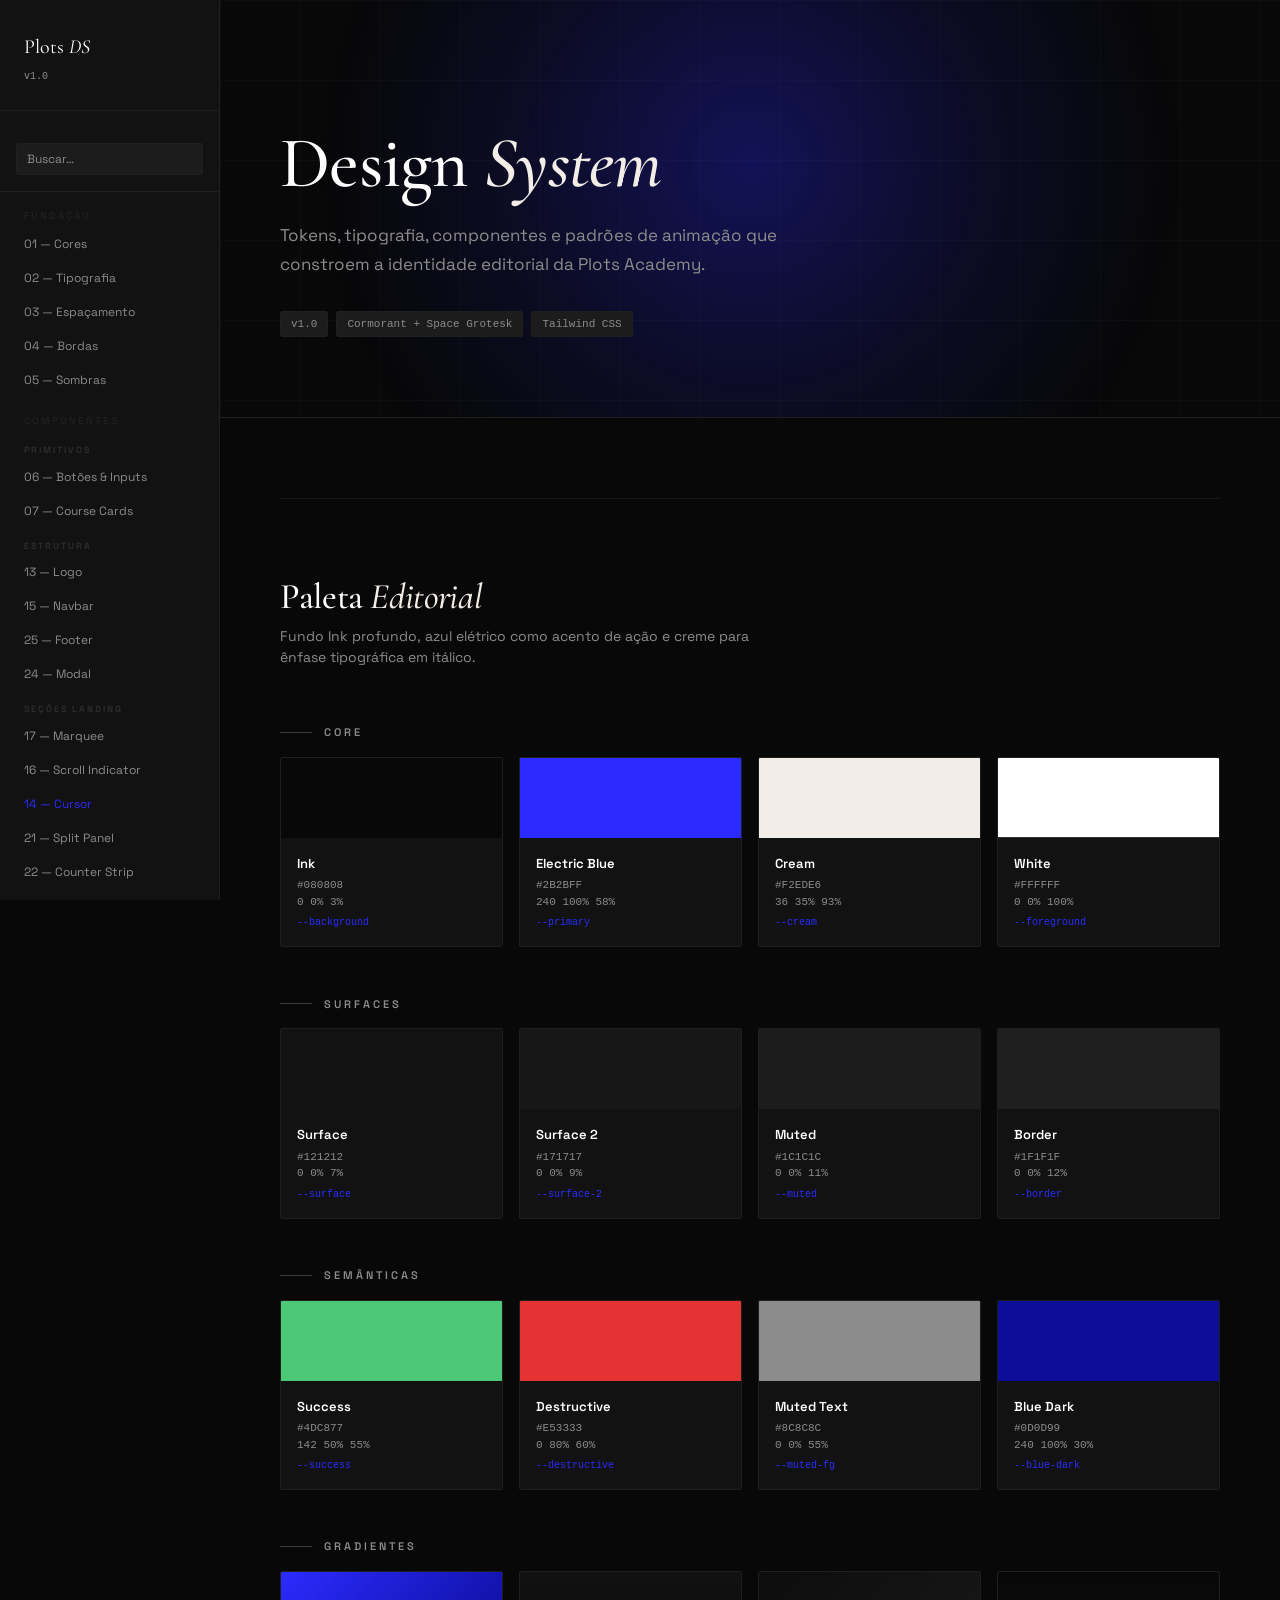
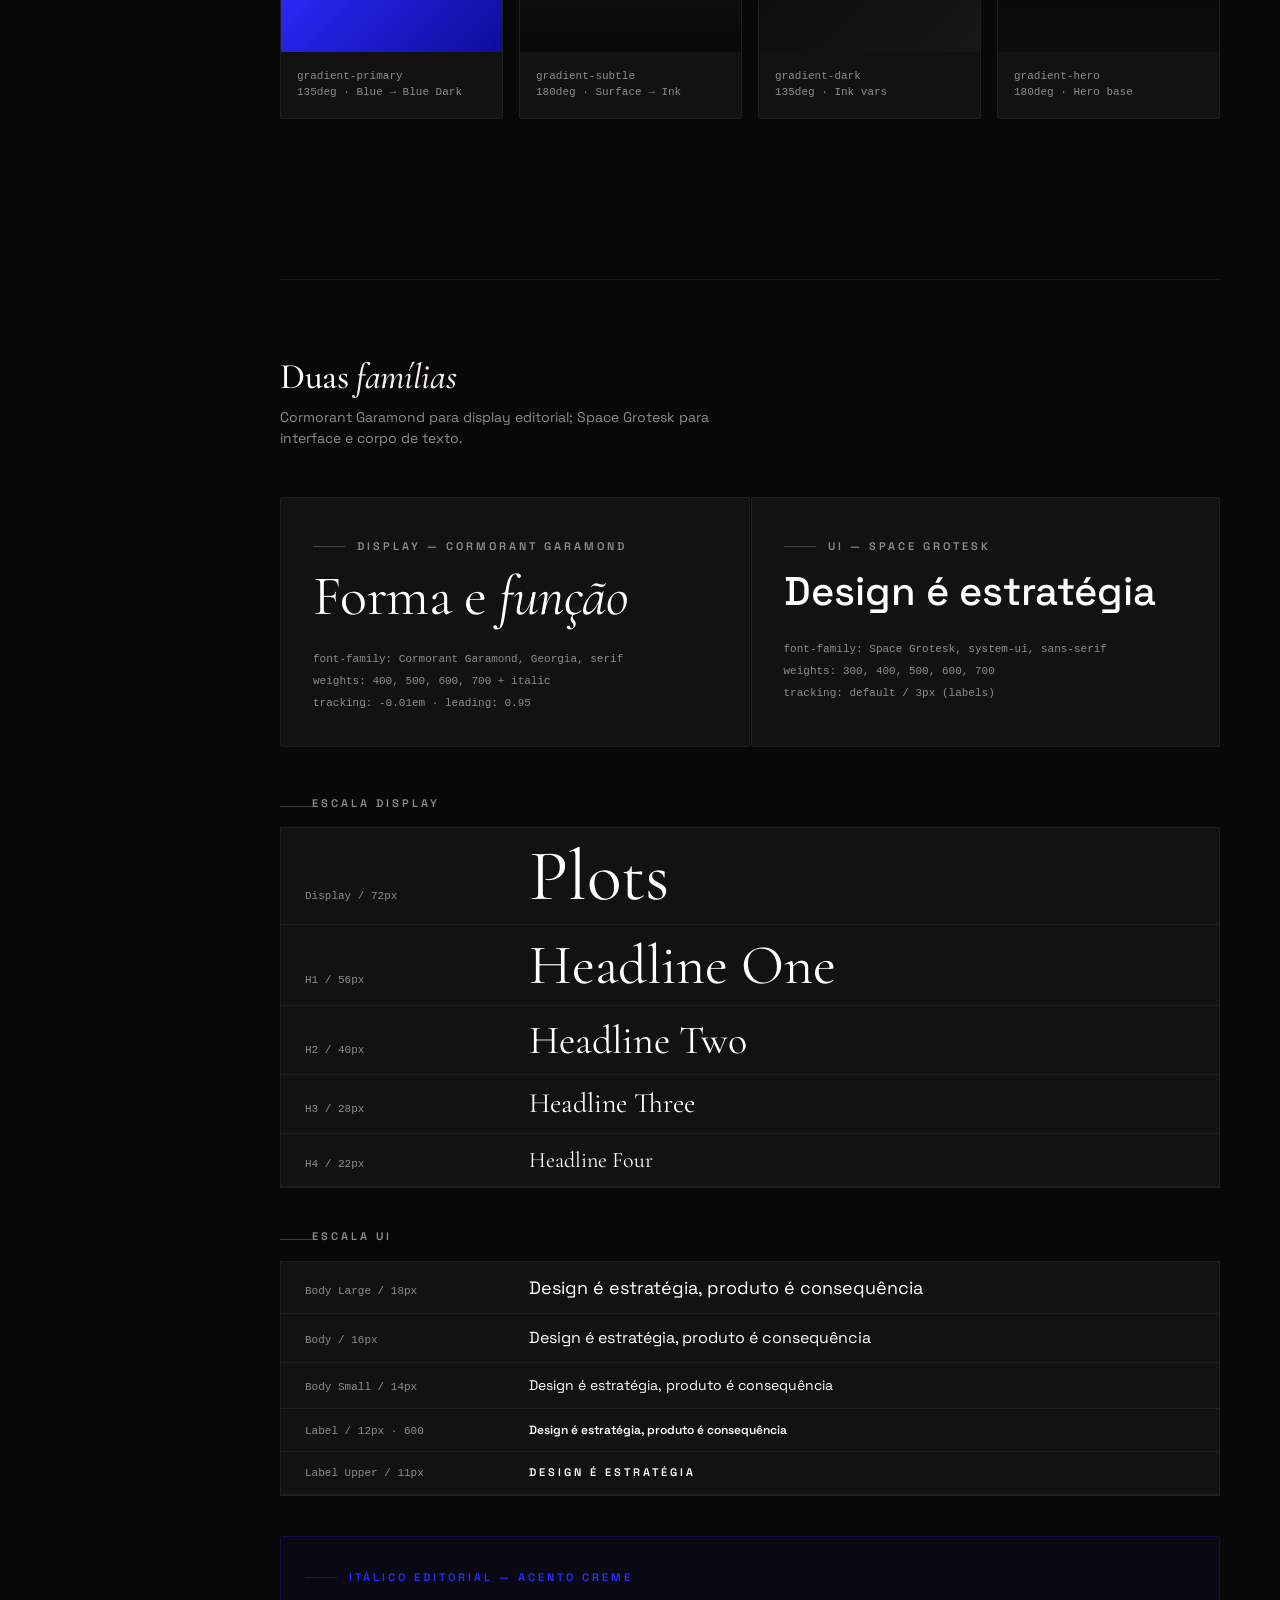
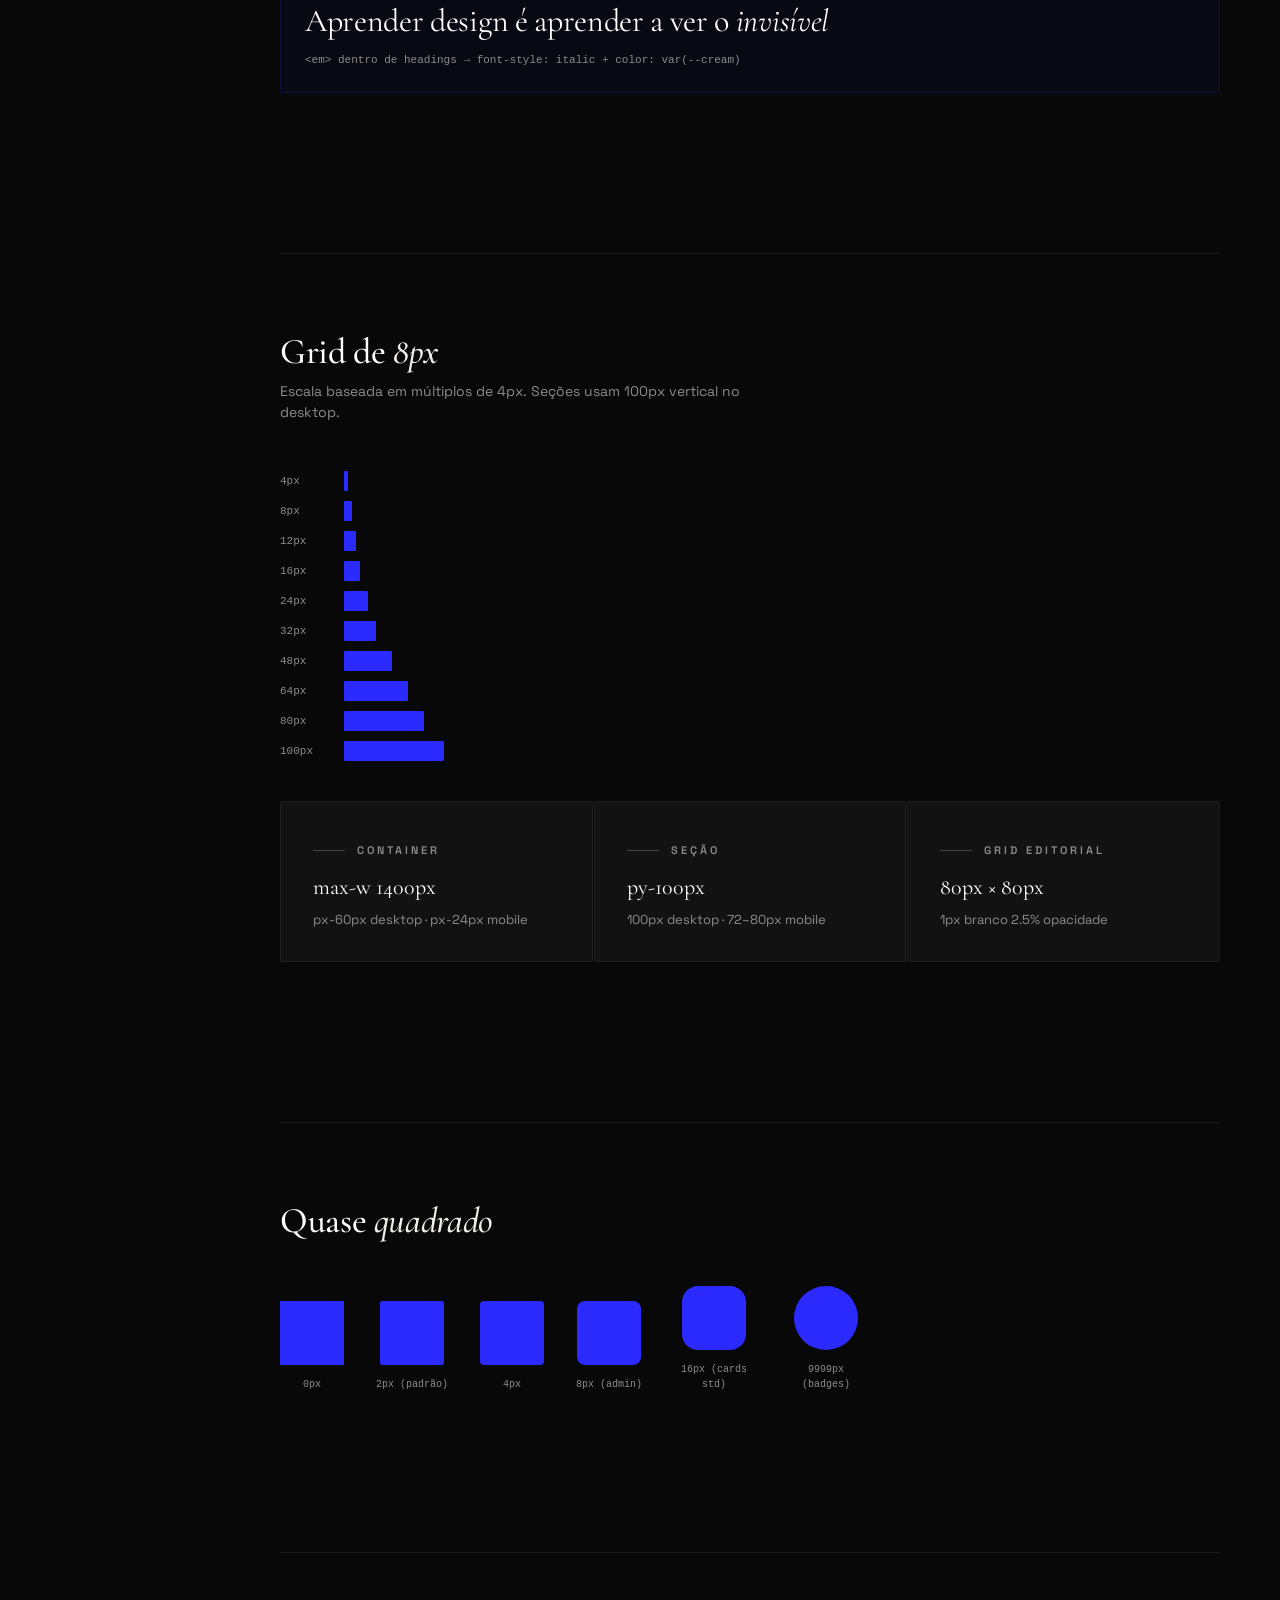
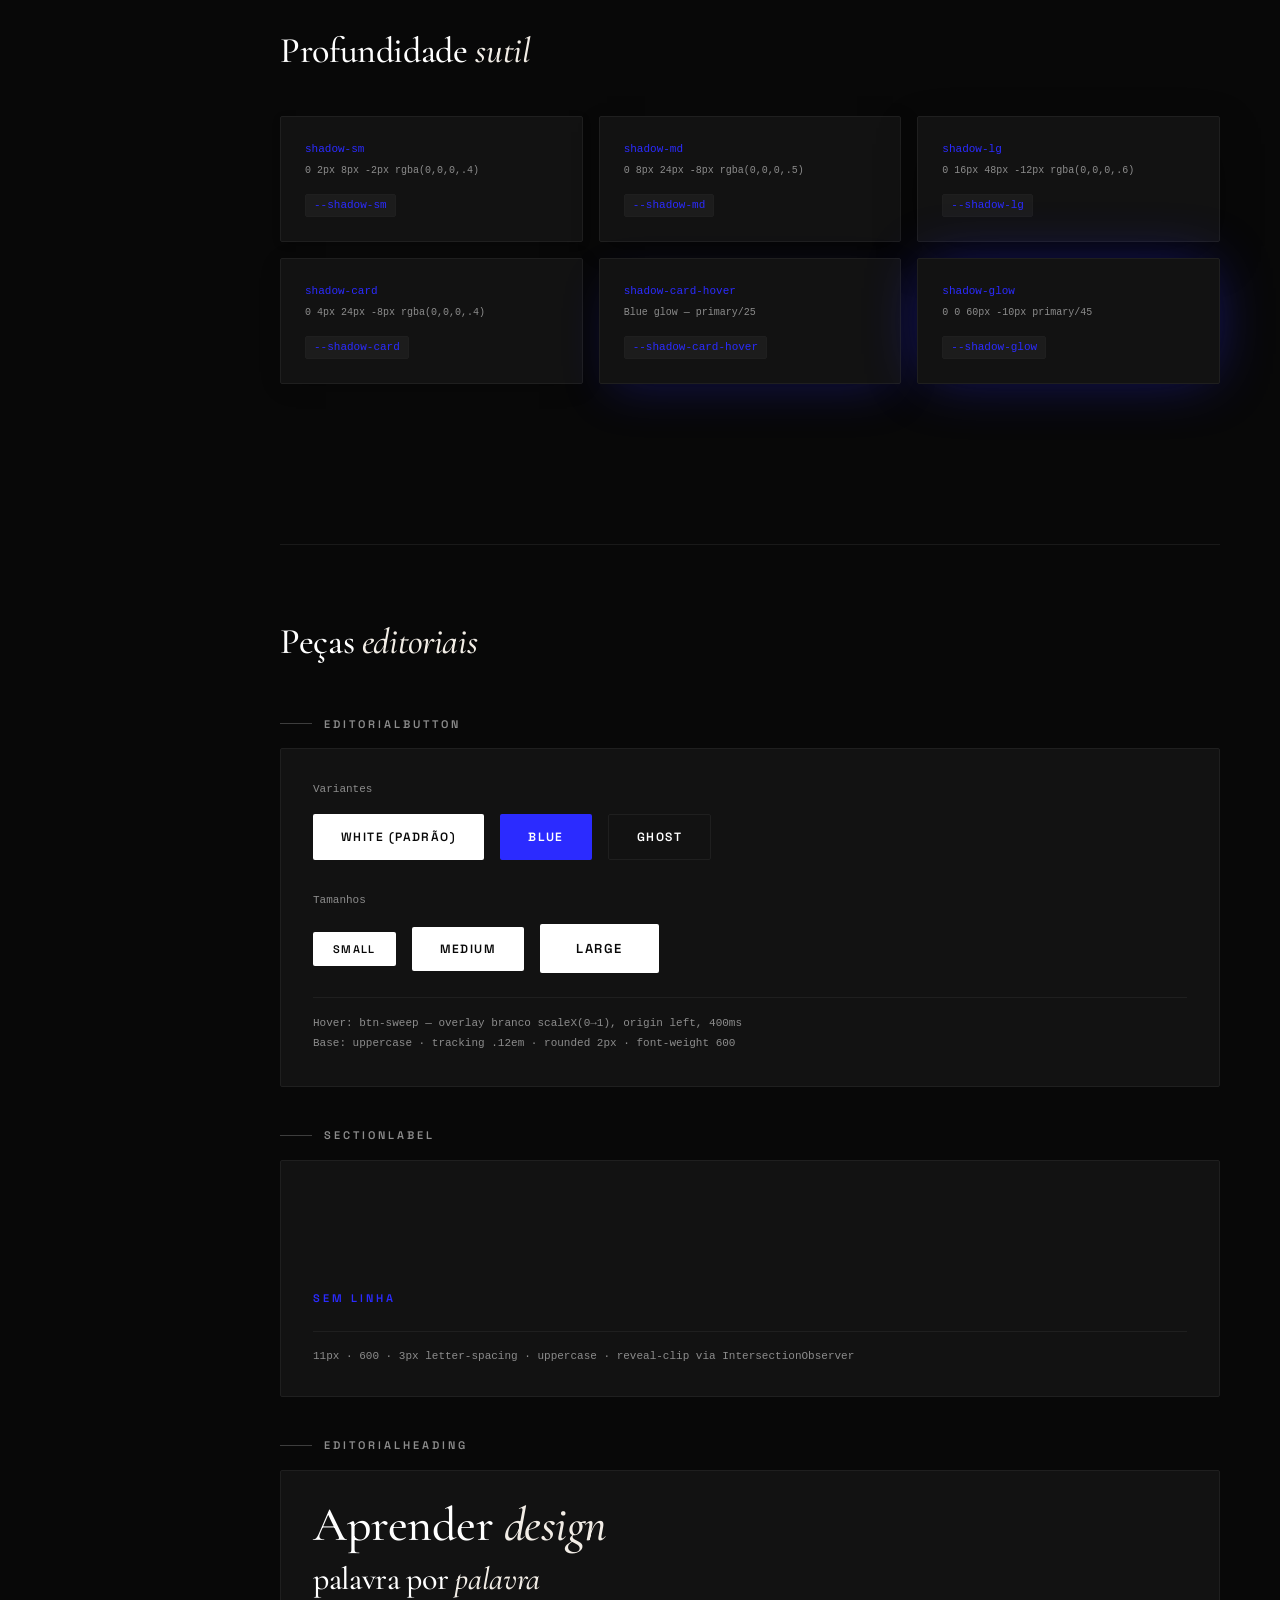
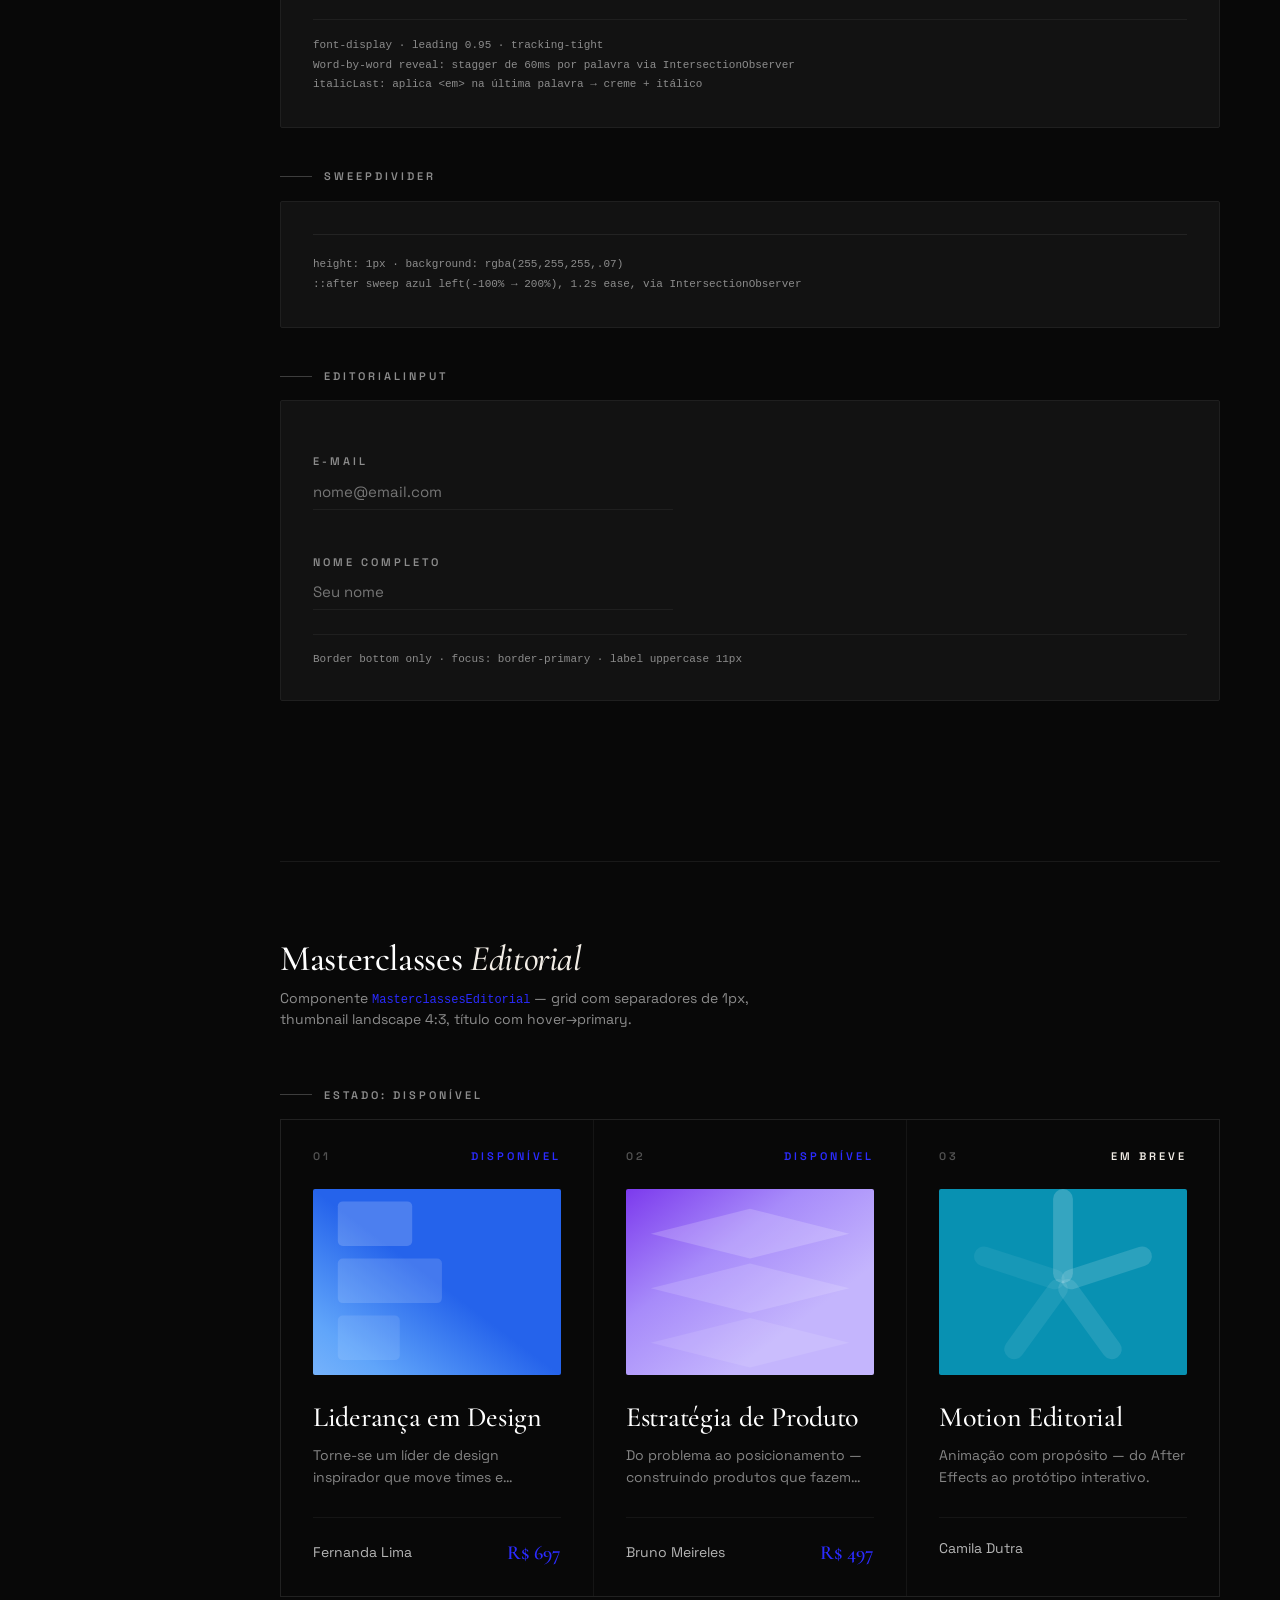
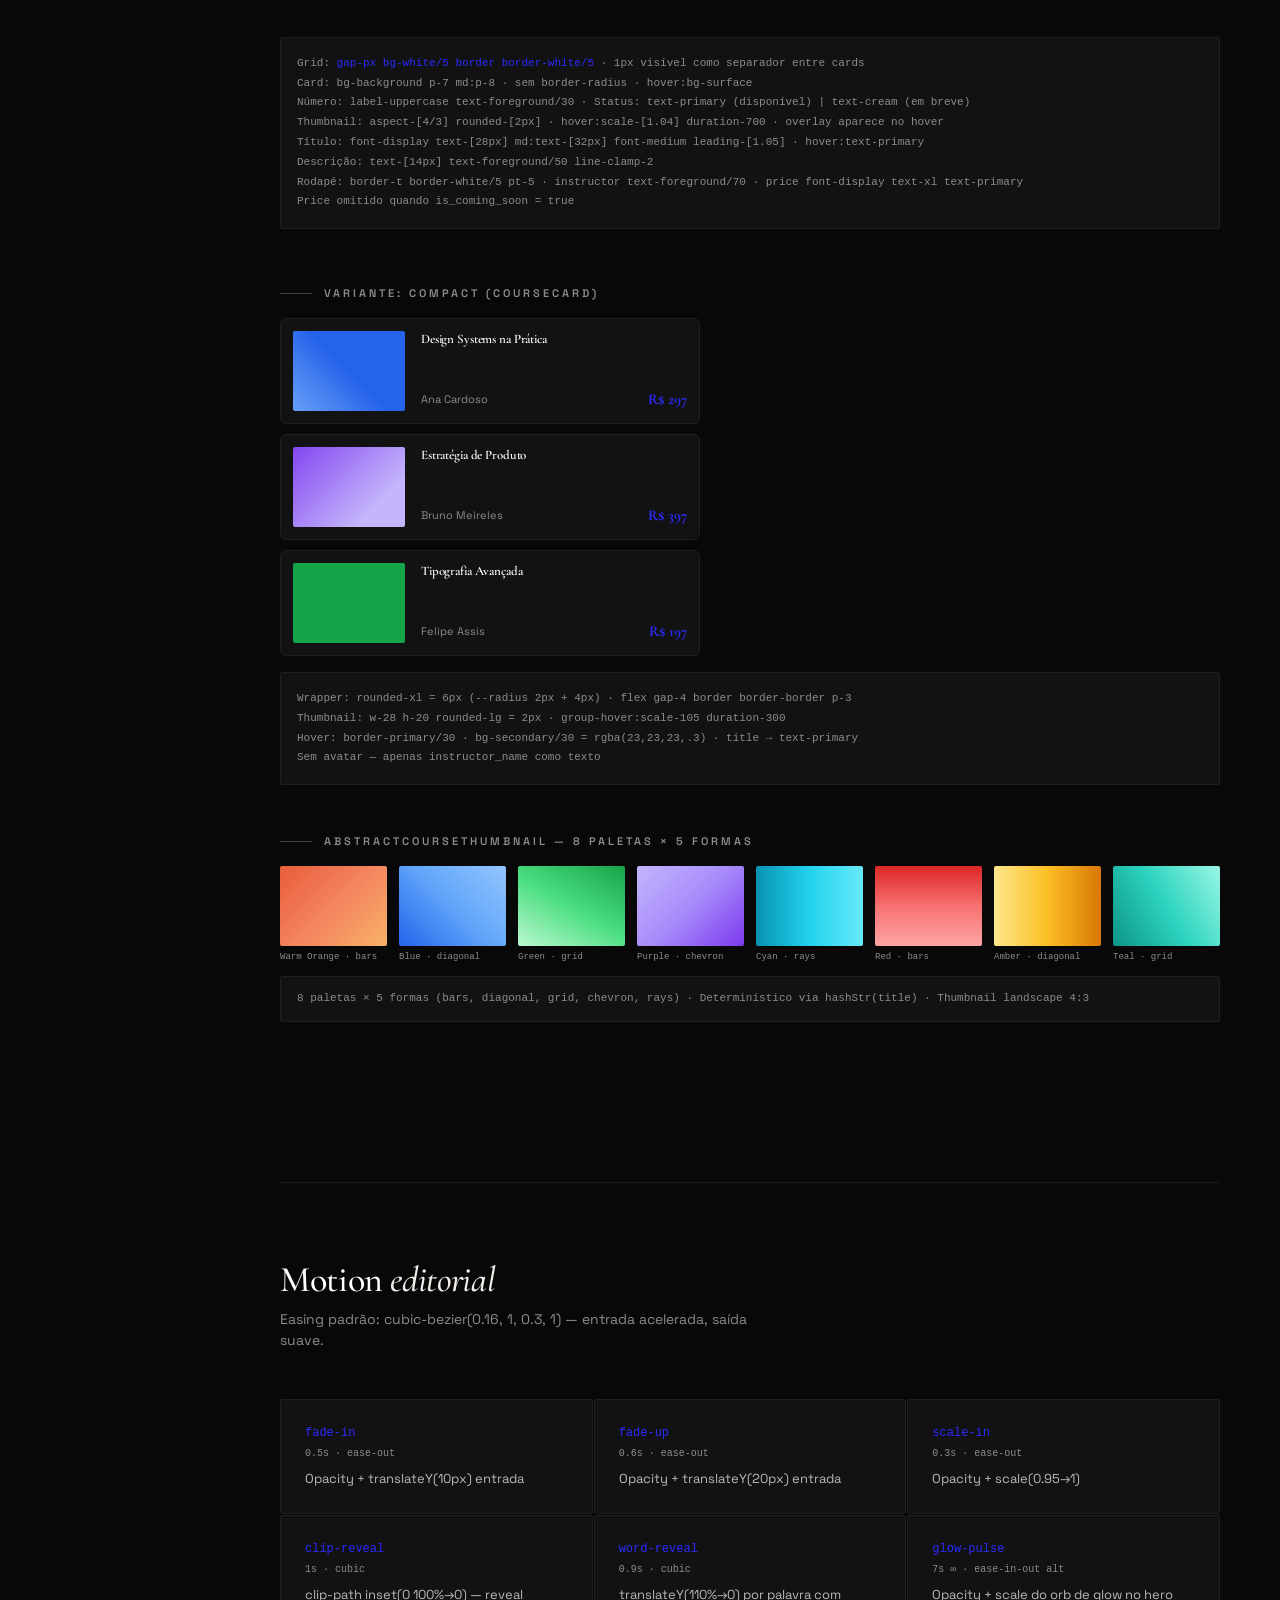
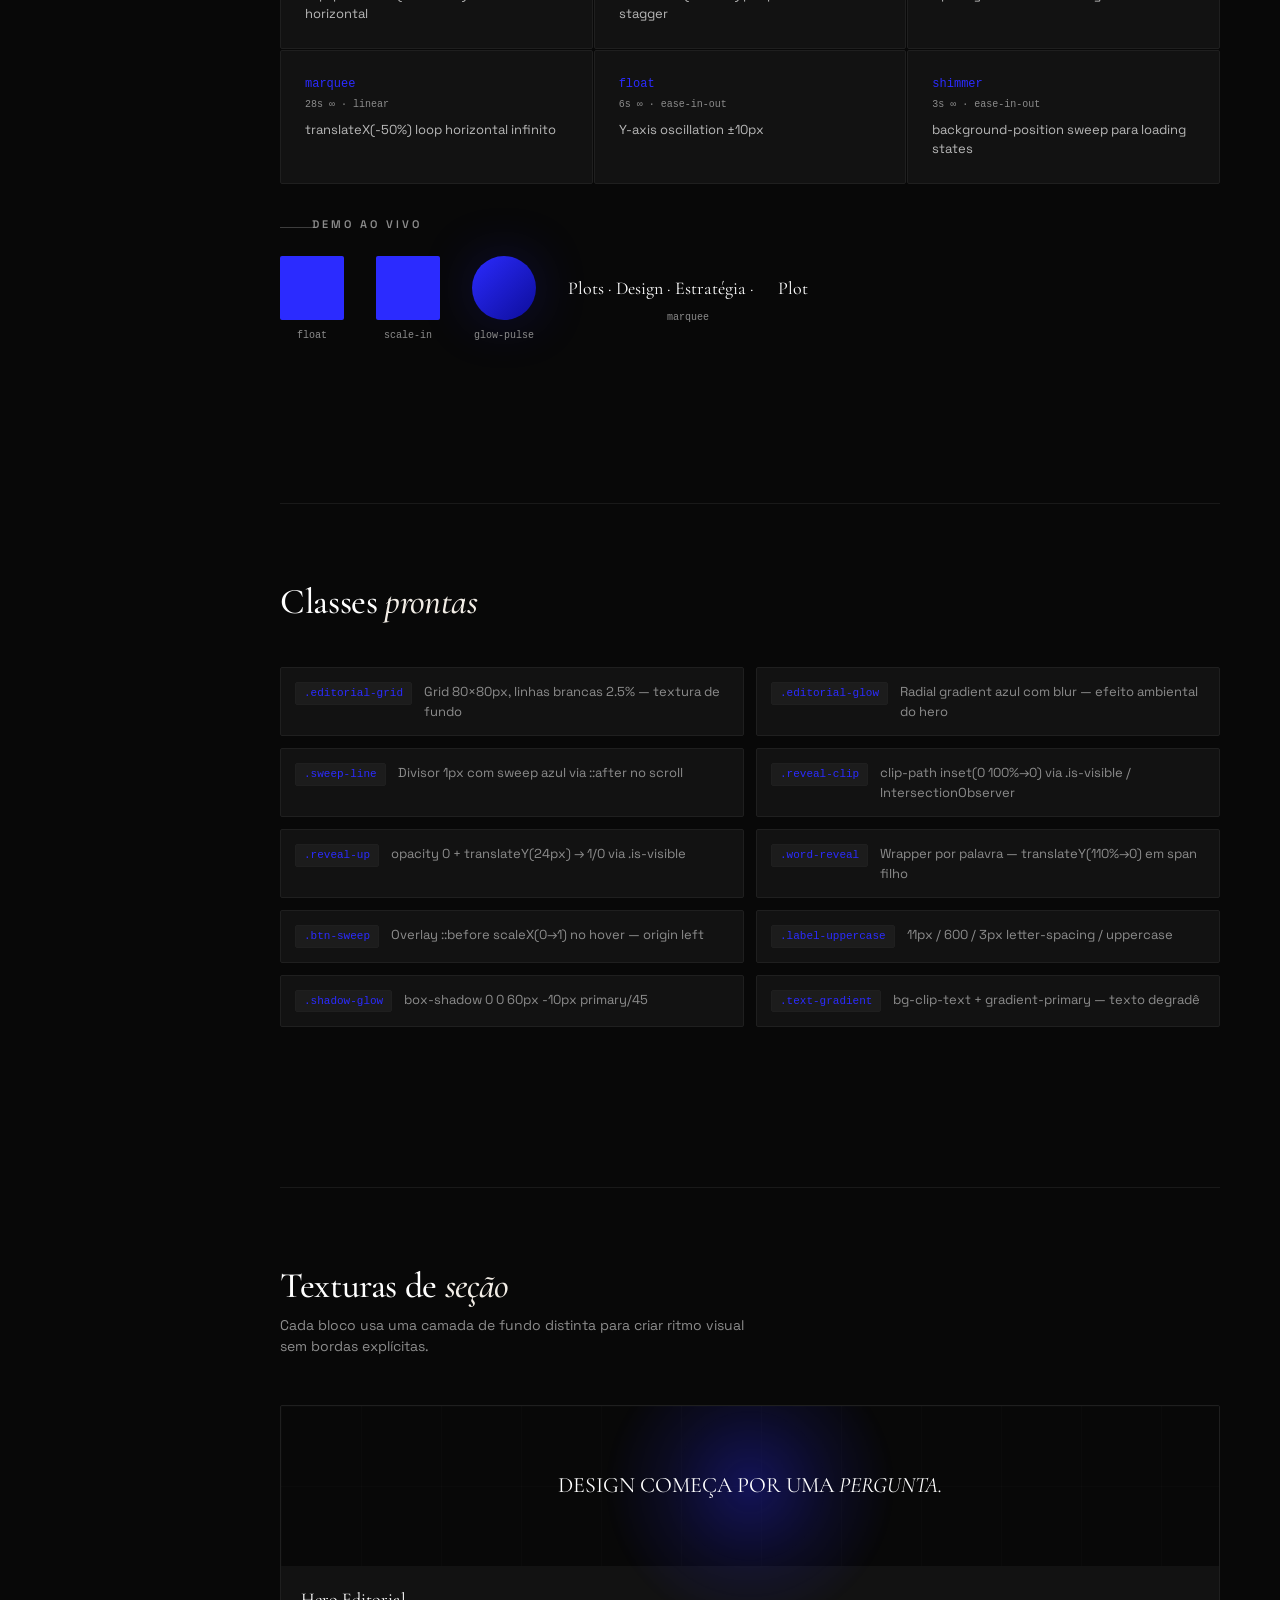
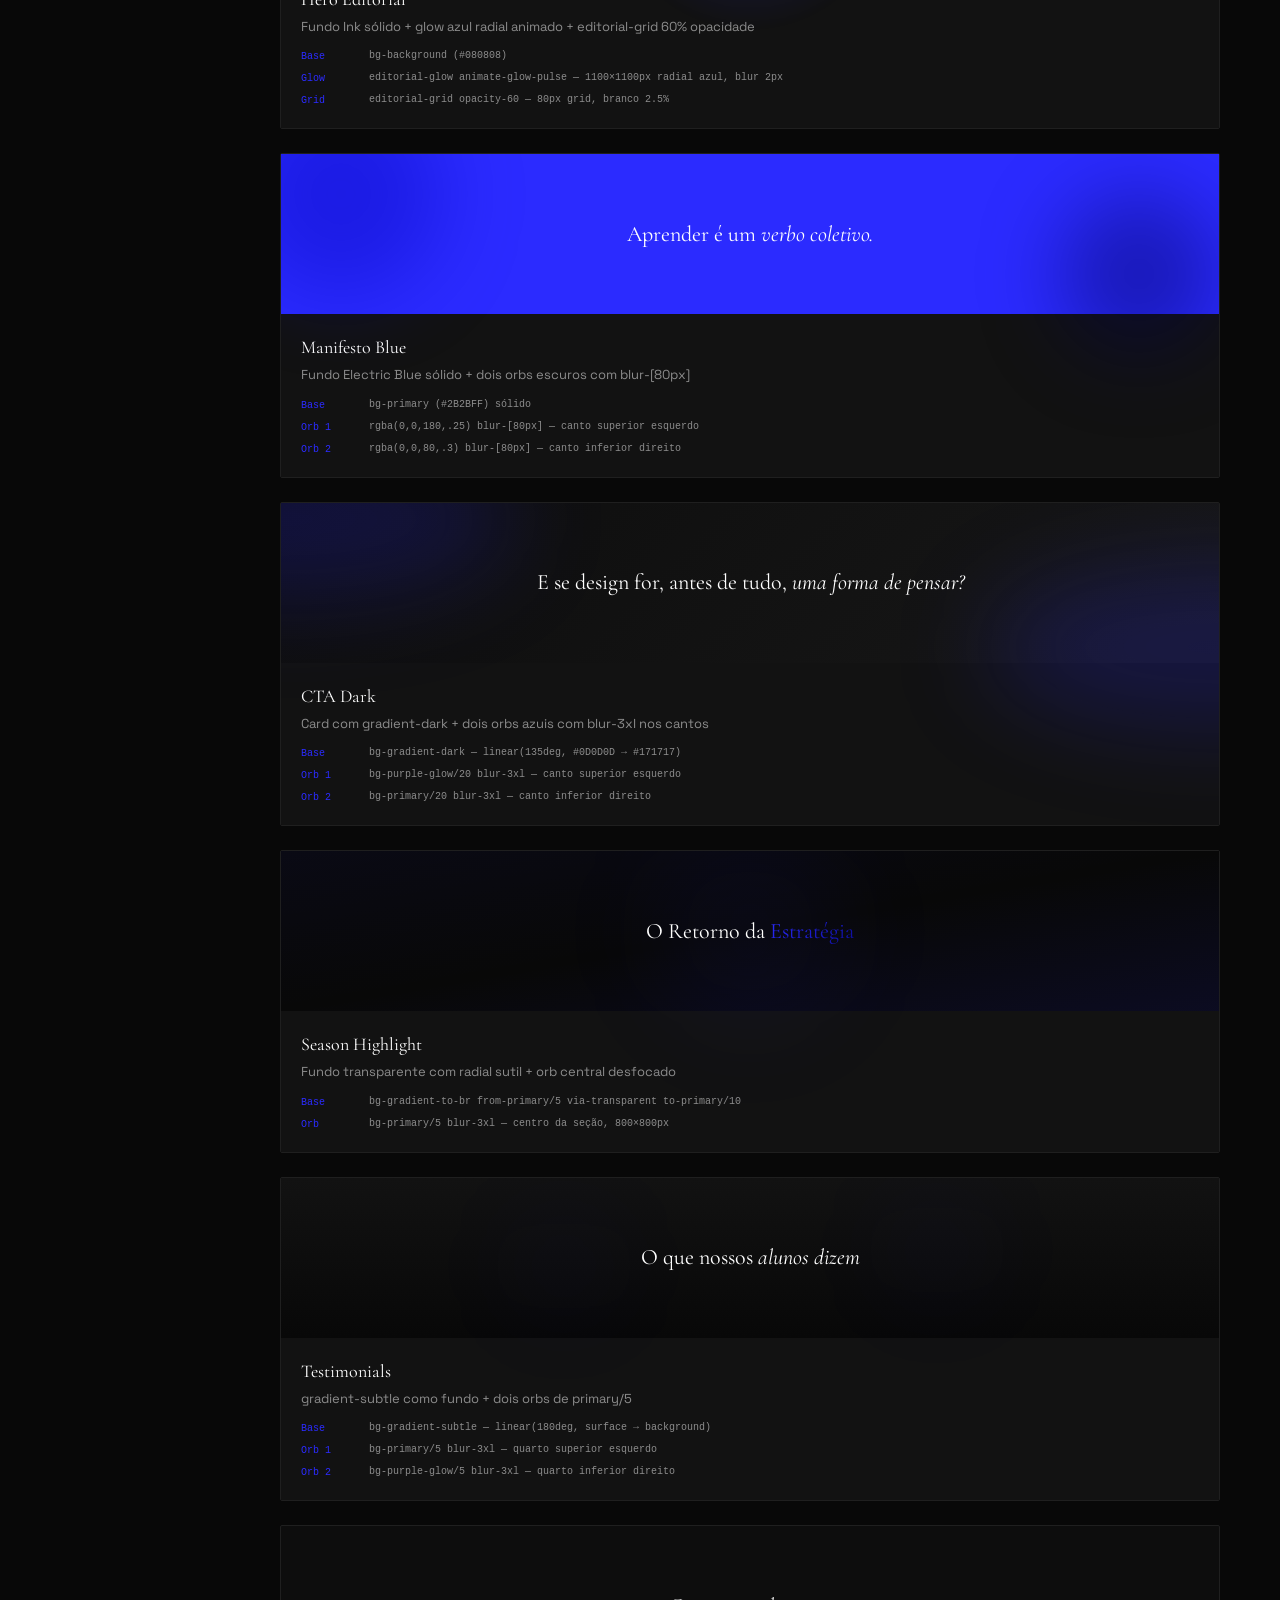
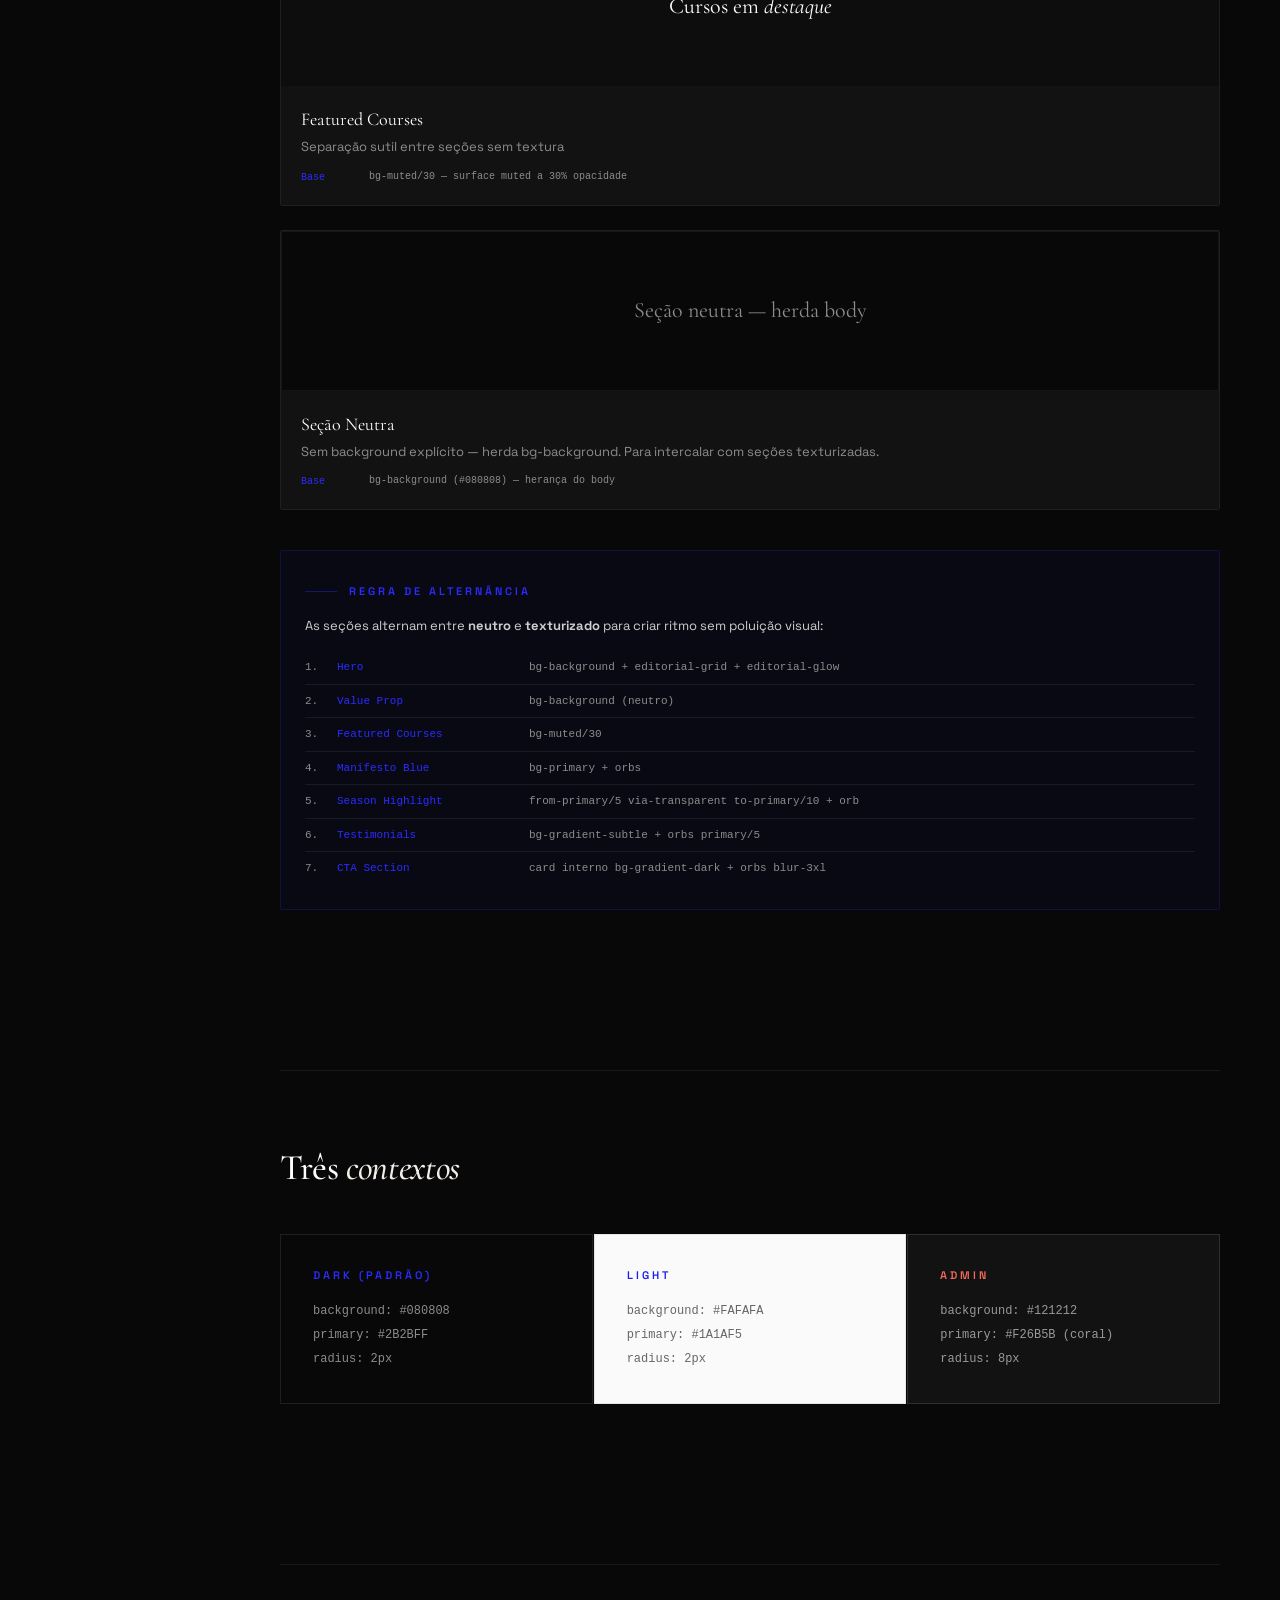
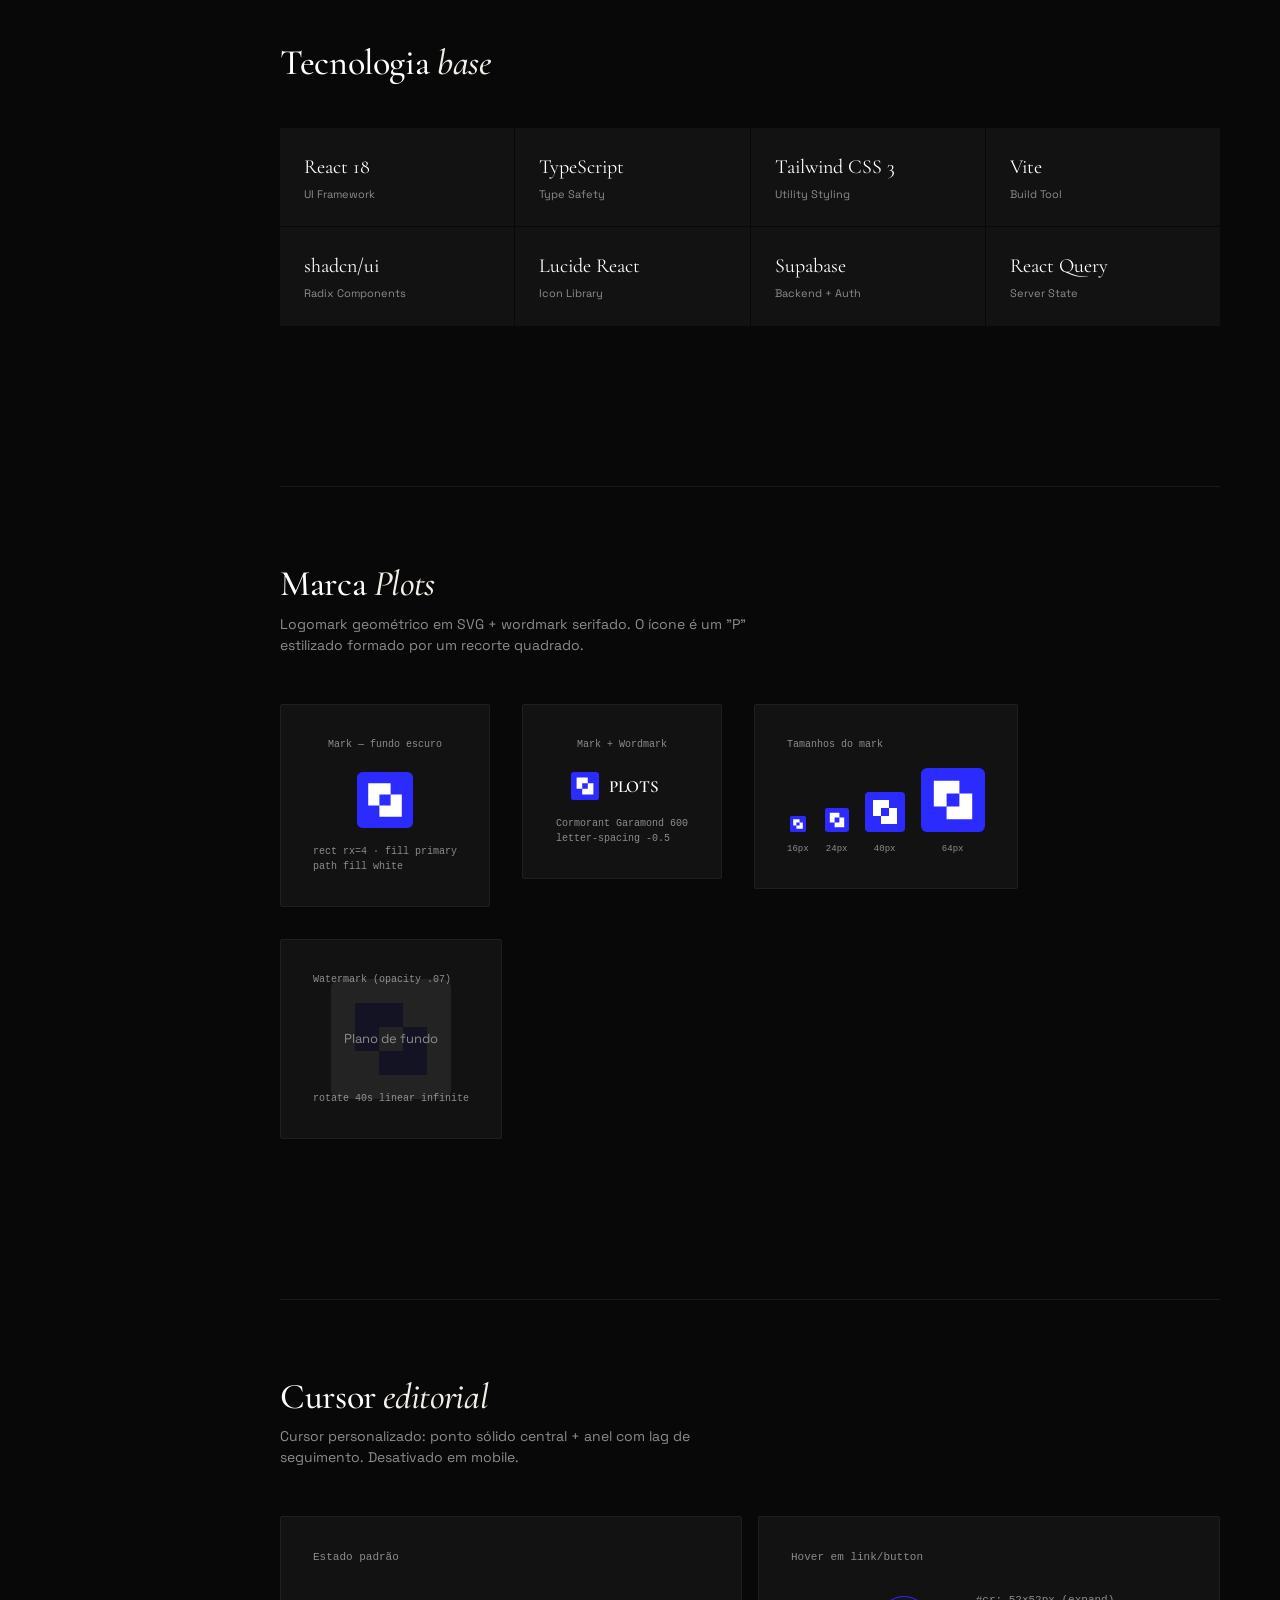
<file: public/design-system.html>
<!DOCTYPE html>
<html lang="pt-BR">
<head>
<meta charset="UTF-8" />
<meta name="viewport" content="width=device-width, initial-scale=1.0" />
<title>Plots — Design System</title>
<link rel="preconnect" href="https://fonts.googleapis.com" />
<link rel="preconnect" href="https://fonts.gstatic.com" crossorigin />
<link href="https://fonts.googleapis.com/css2?family=Cormorant+Garamond:ital,wght@0,400;0,500;0,600;0,700;1,400;1,600&family=Space+Grotesk:wght@300;400;500;600;700&display=swap" rel="stylesheet" />
<style>
/* ── Tokens ─────────────────────────────────────────────────────────────── */
:root {
  --background: #080808;
  --foreground: #ffffff;
  --surface:    #121212;
  --surface-2:  #171717;
  --muted:      #1c1c1c;
  --border:     #1f1f1f;
  --primary:    #2B2BFF;
  --primary-fg: #ffffff;
  --cream:      #F2EDE6;
  --success:    #4DC877;
  --destructive:#E53333;
  --muted-fg:   #8C8C8C;
  --blue-dark:  #0D0D99;
  --blue-light: #8989FF;
  --gold:       #F2EDE6;

  --gradient-primary: linear-gradient(135deg, #2B2BFF 0%, #0D0D99 100%);
  --gradient-subtle:  linear-gradient(180deg, #121212 0%, #080808 100%);
  --gradient-dark:    linear-gradient(135deg, #0D0D0D 0%, #171717 100%);
  --gradient-hero:    linear-gradient(180deg, #080808 0%, #0D0D0D 100%);

  --shadow-sm:   0 2px  8px -2px  rgba(0,0,0,.4);
  --shadow-md:   0 8px  24px -8px rgba(0,0,0,.5);
  --shadow-lg:   0 16px 48px -12px rgba(0,0,0,.6);
  --shadow-card: 0 4px  24px -8px rgba(0,0,0,.4);
  --shadow-card-hover: 0 16px 48px -12px rgba(43,43,255,.25);
  --shadow-glow: 0 0 60px -10px rgba(43,43,255,.45);

  --ease: cubic-bezier(0.16,1,0.3,1);
  --radius: 2px;
}

/* ── Reset ──────────────────────────────────────────────────────────────── */
*, *::before, *::after { box-sizing: border-box; margin: 0; padding: 0; }
html { scroll-behavior: smooth; }
body {
  background: var(--background);
  color: var(--foreground);
  font-family: 'Space Grotesk', system-ui, sans-serif;
  font-size: 16px;
  line-height: 1.5;
  -webkit-font-smoothing: antialiased;
}
a { color: inherit; text-decoration: none; }
img { max-width: 100%; display: block; }

/* ── Typography ─────────────────────────────────────────────────────────── */
.font-display, h1, h2, h3, h4, h5, h6 {
  font-family: 'Cormorant Garamond', Georgia, serif;
  font-weight: 500;
  letter-spacing: -0.01em;
  line-height: 0.95;
}
.font-display em, h1 em, h2 em, h3 em, h4 em {
  font-style: italic;
  color: var(--cream);
}
::selection { background: rgba(43,43,255,.4); color: #fff; }

/* ── Layout ─────────────────────────────────────────────────────────────── */
.container {
  max-width: 1400px;
  margin: 0 auto;
  padding: 0 60px;
}
@media (max-width: 768px) { .container { padding: 0 24px; } }

.section { padding: 80px 0; }

.grid-2 { display: grid; grid-template-columns: 1fr 1fr; gap: 1px; }
.grid-3 { display: grid; grid-template-columns: repeat(3,1fr); gap: 1px; }
.grid-4 { display: grid; grid-template-columns: repeat(4,1fr); gap: 4px; }
.grid-8 { display: grid; grid-template-columns: repeat(8,1fr); gap: 12px; }
@media (max-width: 900px) {
  .grid-2, .grid-3, .grid-4 { grid-template-columns: 1fr 1fr; }
  .grid-8 { grid-template-columns: repeat(4,1fr); }
}
@media (max-width: 560px) {
  .grid-2, .grid-3, .grid-4 { grid-template-columns: 1fr; }
  .grid-8 { grid-template-columns: repeat(2,1fr); }
}

/* ── Utilities ──────────────────────────────────────────────────────────── */
.label-upper {
  font-family: 'Space Grotesk', sans-serif;
  font-size: 11px;
  font-weight: 600;
  letter-spacing: 3px;
  text-transform: uppercase;
  color: var(--primary);
  display: inline-flex;
  align-items: center;
  gap: 12px;
}
.label-upper.muted { color: var(--muted-fg); }
.label-upper.cream { color: var(--cream); }
.label-upper .line {
  width: 32px; height: 1px;
  background: currentColor;
  opacity: .4;
  display: inline-block;
}

.section-header { margin-bottom: 48px; }
.section-header .label-upper { margin-bottom: 16px; display: block; }
.section-header h2 { font-size: 36px; margin-bottom: 12px; }
.section-header p { color: var(--muted-fg); font-size: 14px; max-width: 480px; }

.token-badge {
  display: inline-block;
  padding: 2px 8px;
  font-size: 11px;
  font-family: monospace;
  background: var(--muted);
  color: var(--primary);
  border-radius: 2px;
  border: 1px solid var(--border);
}

/* ── Editorial grid & glow ──────────────────────────────────────────────── */
.editorial-grid {
  background-image:
    linear-gradient(rgba(255,255,255,.025) 1px, transparent 1px),
    linear-gradient(90deg, rgba(255,255,255,.025) 1px, transparent 1px);
  background-size: 80px 80px;
}
.editorial-glow {
  background: radial-gradient(circle, rgba(43,43,255,.32) 0%, rgba(43,43,255,.1) 40%, transparent 68%);
  filter: blur(2px);
}

/* ── Sweep divider ──────────────────────────────────────────────────────── */
.sweep-line {
  display: block;
  height: 1px;
  background: rgba(255,255,255,.07);
  position: relative;
  overflow: hidden;
}
.sweep-line::after {
  content: '';
  position: absolute; top: 0; left: -100%;
  width: 100%; height: 100%;
  background: linear-gradient(90deg, transparent, var(--primary), transparent);
  transition: left 1.2s var(--ease);
}
.sweep-line.visible::after { left: 200%; }

/* ── Reveal animations ──────────────────────────────────────────────────── */
.reveal-up {
  opacity: 0;
  transform: translateY(24px);
  transition: opacity .8s var(--ease), transform .8s var(--ease);
}
.reveal-up.visible { opacity: 1; transform: translateY(0); }

.reveal-clip {
  clip-path: inset(0 100% 0 0);
  transition: clip-path .9s var(--ease);
}
.reveal-clip.visible { clip-path: inset(0 0 0 0); }

/* ── Keyframe animations ────────────────────────────────────────────────── */
@keyframes glow-pulse {
  0%,100% { opacity:.7; transform:translate(-50%,-55%) scale(1); }
  50%      { opacity:1;  transform:translate(-50%,-58%) scale(1.06); }
}
@keyframes fade-in {
  from { opacity:0; transform:translateY(10px); }
  to   { opacity:1; transform:translateY(0); }
}
@keyframes fade-up {
  from { opacity:0; transform:translateY(20px); }
  to   { opacity:1; transform:translateY(0); }
}
@keyframes scale-in {
  from { opacity:0; transform:scale(.95); }
  to   { opacity:1; transform:scale(1); }
}
@keyframes shimmer {
  from { background-position:200% 0; }
  to   { background-position:-200% 0; }
}
@keyframes float {
  0%,100% { transform:translateY(0); }
  50%      { transform:translateY(-10px); }
}
@keyframes marquee {
  0%   { transform:translateX(0); }
  100% { transform:translateX(-50%); }
}
@keyframes scroll-line {
  0%,100% { transform:scaleY(0); transform-origin:top; }
  50%      { transform:scaleY(1); transform-origin:top; }
  51%      { transform-origin:bottom; }
}
@keyframes clip-reveal {
  from { clip-path:inset(0 100% 0 0); }
  to   { clip-path:inset(0 0 0 0); }
}
@keyframes word-reveal {
  from { transform:translateY(110%); }
  to   { transform:translateY(0); }
}

@media (prefers-reduced-motion: reduce) {
  .sweep-line::after,
  .reveal-up,
  .reveal-clip { transition: none !important; }
  .reveal-up   { opacity:1; transform:none; }
  .reveal-clip { clip-path:inset(0 0 0 0); }
}

/* ── Btn sweep ──────────────────────────────────────────────────────────── */
.btn-sweep { position:relative; overflow:hidden; }
.btn-sweep::before {
  content:'';
  position:absolute; inset:0;
  background:rgba(255,255,255,.15);
  transform:scaleX(0); transform-origin:left;
  transition:transform .4s var(--ease);
  pointer-events:none;
}
.btn-sweep:hover::before { transform:scaleX(1); }

/* ── Editorial button ───────────────────────────────────────────────────── */
.btn {
  display:inline-flex; align-items:center; justify-content:center; gap:8px;
  font-family:'Space Grotesk',sans-serif;
  font-weight:600;
  text-transform:uppercase;
  letter-spacing:.12em;
  border-radius:2px;
  border:none;
  cursor:pointer;
  transition:background .2s, color .2s, border-color .2s;
}
.btn span { position:relative; z-index:1; display:inline-flex; align-items:center; gap:8px; }
.btn-sm  { padding:10px 20px; font-size:11px; }
.btn-md  { padding:14px 28px; font-size:12px; }
.btn-lg  { padding:16px 36px; font-size:13px; }

.btn-white { background:#fff; color:#080808; }
.btn-white:hover { background:var(--primary); color:#fff; }
.btn-blue  { background:var(--primary); color:#fff; }
.btn-blue:hover  { background:rgba(43,43,255,.9); }
.btn-ghost { background:transparent; color:#fff; border:1px solid var(--border); }
.btn-ghost:hover { border-color:var(--primary); color:var(--primary); }

/* ── Section label ──────────────────────────────────────────────────────── */
.section-label {
  font-family:'Space Grotesk',sans-serif;
  font-size:11px;
  font-weight:600;
  letter-spacing:3px;
  text-transform:uppercase;
  color:var(--primary);
  display:inline-flex;
  align-items:center;
  gap:12px;
}
.section-label .divider {
  width:32px; height:1px;
  background:currentColor;
  opacity:.4;
}
.section-label.cream { color:var(--cream); }
.section-label.muted { color:var(--muted-fg); }

/* ── Editorial input ────────────────────────────────────────────────────── */
.editorial-input-wrap { position:relative; padding-top:20px; }
.editorial-input-wrap label {
  position:absolute; top:24px; left:0;
  font-size:11px; font-weight:600;
  letter-spacing:3px; text-transform:uppercase;
  color:var(--muted-fg);
  transition:top .25s var(--ease), font-size .25s, color .25s;
  pointer-events:none;
}
.editorial-input-wrap input {
  width:100%;
  background:transparent;
  border:none; border-bottom:1px solid var(--border);
  color:#fff;
  font-family:'Space Grotesk',sans-serif;
  font-size:15px;
  padding:8px 0;
  outline:none;
  transition:border-color .25s;
}
.editorial-input-wrap input:focus { border-color:var(--primary); }
.editorial-input-wrap input:focus + label,
.editorial-input-wrap input:not(:placeholder-shown) + label {
  top:0; font-size:10px; color:var(--primary);
}
/* swap label/input order in DOM for :focus+label trick */
.editorial-input-wrap input { order:2; }
.editorial-input-wrap label { order:1; position:relative; top:auto; left:auto; display:block; margin-bottom:4px; }
.editorial-input-wrap { display:flex; flex-direction:column; }
.editorial-input-wrap input:focus { border-color:var(--primary); }

/* ── Color swatch ───────────────────────────────────────────────────────── */
.color-swatch { border-radius:2px; overflow:hidden; border:1px solid var(--border); }
.color-swatch .chip {
  height:80px;
  transition:height .3s var(--ease);
}
.color-swatch:hover .chip { height:112px; }
.color-swatch .info {
  padding:16px;
  background:var(--surface);
}
.color-swatch .info .name  { font-size:13px; font-weight:600; margin-bottom:4px; }
.color-swatch .info .hex   { font-family:monospace; font-size:11px; color:var(--muted-fg); }
.color-swatch .info .hsl   { font-family:monospace; font-size:11px; color:var(--muted-fg); line-height:1.6; }
.color-swatch .info .usage { font-family:monospace; font-size:10px; color:var(--primary); margin-top:4px; }

/* ── Type specimen rows ─────────────────────────────────────────────────── */
.type-row {
  display:flex; align-items:baseline; gap:24px;
  padding:12px 24px;
  background:var(--surface);
  border-bottom:1px solid var(--border);
  transition:background .15s;
}
.type-row:hover { background:var(--muted); }
.type-row .meta {
  width:200px; shrink:0; flex-shrink:0;
  font-family:monospace; font-size:11px; color:var(--muted-fg);
}
.type-row .sample { font-family:'Cormorant Garamond',serif; }

/* ── Shadow card ────────────────────────────────────────────────────────── */
.shadow-card {
  padding:24px;
  background:var(--surface);
  border:1px solid var(--border);
  border-radius:2px;
  transition:transform .3s var(--ease);
}
.shadow-card:hover { transform:scale(1.02); }
.shadow-card .name  { font-family:monospace; font-size:11px; color:var(--primary); margin-bottom:6px; }
.shadow-card .value { font-family:monospace; font-size:10px; color:var(--muted-fg); line-height:1.6; margin-bottom:12px; }

/* ── Animation preview card ─────────────────────────────────────────────── */
.anim-card {
  padding:24px;
  background:var(--surface);
  border:1px solid var(--border);
  border-radius:2px;
}
.anim-card:hover { border-color:rgba(43,43,255,.4); }
.anim-card .anim-name { font-family:monospace; font-size:12px; color:var(--primary); margin-bottom:4px; }
.anim-card .anim-dur  { font-family:monospace; font-size:10px; color:var(--muted-fg); margin-bottom:8px; }
.anim-card .anim-desc { font-size:13px; color:rgba(255,255,255,.7); }

/* ── Masterclass Editorial Card (MasterclassesEditorial) ───────────────── */
.mc-grid {
  display:grid;
  gap:1px;
  border:1px solid rgba(255,255,255,.05);
  background:rgba(255,255,255,.05);
  grid-template-columns:repeat(3,1fr);
}
@media (max-width:900px) { .mc-grid { grid-template-columns:1fr 1fr; } }
@media (max-width:560px) { .mc-grid { grid-template-columns:1fr; } }

.mc-card {
  display:flex; flex-direction:column;
  background:var(--background);
  padding:28px 32px;
  text-decoration:none; color:inherit;
  transition:background .25s;
  cursor:pointer;
}
.mc-card:hover { background:var(--surface); }

.mc-card .mc-top {
  display:flex; align-items:flex-start; justify-content:space-between;
}
.mc-card .mc-num {
  font-family:'Space Grotesk',sans-serif;
  font-size:11px; font-weight:600;
  letter-spacing:3px; text-transform:uppercase;
  color:rgba(255,255,255,.3);
}
.mc-card .mc-available {
  font-family:'Space Grotesk',sans-serif;
  font-size:11px; font-weight:600;
  letter-spacing:3px; text-transform:uppercase;
  color:var(--primary);
}
.mc-card .mc-soon {
  font-family:'Space Grotesk',sans-serif;
  font-size:11px; font-weight:600;
  letter-spacing:3px; text-transform:uppercase;
  color:var(--cream);
}

.mc-card .mc-thumb {
  position:relative;
  margin-top:24px;
  aspect-ratio:4/3;
  overflow:hidden;
  border-radius:2px;
}
.mc-card .mc-thumb img,
.mc-card .mc-thumb svg {
  position:absolute; inset:0;
  width:100%; height:100%;
  object-fit:cover;
  transition:transform 700ms var(--ease);
}
.mc-card:hover .mc-thumb img,
.mc-card:hover .mc-thumb svg { transform:scale(1.04); }
.mc-card .mc-thumb .mc-overlay {
  position:absolute; inset:0;
  background:linear-gradient(to top, rgba(8,8,8,.4) 0%, transparent 100%);
  opacity:0; transition:opacity .3s;
}
.mc-card:hover .mc-thumb .mc-overlay { opacity:1; }

.mc-card .mc-title {
  margin-top:28px;
  font-family:'Cormorant Garamond',serif;
  font-size:28px; font-weight:500;
  line-height:1.05; letter-spacing:-.01em;
  color:#fff;
  transition:color .2s;
}
.mc-card:hover .mc-title { color:var(--primary); }

.mc-card .mc-desc {
  margin-top:12px;
  font-size:14px; line-height:1.6;
  color:rgba(255,255,255,.5);
  display:-webkit-box;
  -webkit-line-clamp:2; -webkit-box-orient:vertical; overflow:hidden;
}

.mc-card .mc-bottom {
  margin-top:28px;
  display:flex; align-items:center; justify-content:space-between;
  border-top:1px solid rgba(255,255,255,.05);
  padding-top:20px;
}
.mc-card .mc-instructor { font-size:14px; color:rgba(255,255,255,.7); }
.mc-card .mc-price {
  font-family:'Cormorant Garamond',serif;
  font-size:20px; font-weight:600;
  color:var(--primary);
}

/* Compact card */
.course-card-compact {
  display:flex; gap:16px;
  border-radius:6px;
  border:1px solid var(--border);
  padding:12px;
  background:var(--surface);
  transition:border-color .25s, background .25s;
  text-decoration:none; color:inherit;
}
.course-card-compact:hover { border-color:rgba(43,43,255,.3); background:rgba(23,23,23,.3); }
.course-card-compact .thumb {
  position:relative;
  width:112px; height:80px;
  border-radius:2px;
  overflow:hidden; flex-shrink:0;
}
.course-card-compact .thumb svg,
.course-card-compact .thumb img {
  position:absolute; inset:0; width:100%; height:100%;
  object-fit:cover;
  transition:transform 300ms var(--ease);
}
.course-card-compact:hover .thumb svg,
.course-card-compact:hover .thumb img { transform:scale(1.05); }
.course-card-compact .info { display:flex; flex-direction:column; justify-content:space-between; flex:1; }
.course-card-compact h4 { font-size:13px; font-family:'Cormorant Garamond',serif; font-weight:600; line-height:1.3; display:-webkit-box; -webkit-line-clamp:2; -webkit-box-orient:vertical; overflow:hidden; transition:color .2s; }
.course-card-compact:hover h4 { color:var(--primary); }
.course-card-compact .bottom { display:flex; align-items:center; justify-content:space-between; }
.course-card-compact .instructor-name { font-size:11px; color:var(--muted-fg); }
.course-card-compact .price { font-family:'Cormorant Garamond',serif; font-weight:700; color:var(--primary); font-size:15px; }

/* ── Block background previews ──────────────────────────────────────────── */
.bg-preview { border-radius:2px; overflow:hidden; border:1px solid var(--border); }
.bg-preview .preview-area {
  height:160px; position:relative;
  display:flex; align-items:center; justify-content:center;
}
.bg-preview .preview-area .preview-label {
  position:relative; z-index:10;
  font-family:'Cormorant Garamond',serif;
  font-size:22px; text-align:center; padding:0 16px;
}
.bg-preview .meta {
  padding:20px;
  background:var(--surface);
}
.bg-preview .meta .bg-name { font-family:'Cormorant Garamond',serif; font-size:18px; margin-bottom:4px; }
.bg-preview .meta .bg-desc { font-size:13px; color:var(--muted-fg); margin-bottom:12px; }
.bg-preview .layers { display:flex; flex-direction:column; gap:6px; }
.bg-preview .layer { display:flex; gap:12px; }
.bg-preview .layer .lbl { width:56px; flex-shrink:0; font-size:10px; font-family:monospace; color:var(--primary); padding-top:1px; }
.bg-preview .layer code { font-size:10px; font-family:monospace; color:var(--muted-fg); line-height:1.6; }

/* orb helper */
.orb {
  position:absolute; border-radius:50%;
  pointer-events:none;
}

/* ── Nav sidebar ────────────────────────────────────────────────────────── */
.ds-nav {
  position:fixed; top:0; left:0; bottom:0;
  width:220px;
  background:var(--surface);
  border-right:1px solid var(--border);
  overflow-y:auto;
  z-index:100;
  padding:32px 0 32px;
}
.ds-nav .logo {
  padding:0 24px 24px;
  border-bottom:1px solid var(--border);
  margin-bottom:16px;
}
.ds-nav .logo p { font-family:'Cormorant Garamond',serif; font-size:20px; }
.ds-nav .logo span { font-size:10px; color:var(--muted-fg); font-family:monospace; }
.ds-nav a {
  display:block;
  padding:8px 24px;
  font-size:12px;
  color:var(--muted-fg);
  transition:color .15s, background .15s;
}
.ds-nav a:hover { color:#fff; background:var(--muted); }
.ds-nav a.active { color:var(--primary); }
.ds-nav .nav-section {
  font-size:10px; font-weight:600; letter-spacing:2px; text-transform:uppercase;
  color:var(--border);
  padding:16px 24px 4px;
}
.ds-nav .nav-subsection {
  font-size:9px; font-weight:600; letter-spacing:2px; text-transform:uppercase;
  color:rgba(255,255,255,.12);
  padding:12px 24px 2px;
}

/* Search */
.ds-search-wrap {
  padding:16px 16px;
  border-bottom:1px solid var(--border);
}
.ds-search {
  width:100%;
  background:var(--muted);
  border:1px solid var(--border);
  border-radius:2px;
  color:#fff;
  font-family:'Space Grotesk',sans-serif;
  font-size:12px;
  padding:7px 28px 7px 10px;
  outline:none;
  transition:border-color .2s;
}
.ds-search::placeholder { color:var(--muted-fg); }
.ds-search:focus { border-color:var(--primary); }
.ds-search-wrap { position:relative; }
.ds-search-clear {
  position:absolute; right:22px; top:50%; transform:translateY(-50%);
  background:none; border:none; color:var(--muted-fg); cursor:pointer;
  font-size:14px; line-height:1; display:none; padding:2px;
}
.ds-search-clear:hover { color:#fff; }
.ds-search-empty {
  padding:8px 24px;
  font-size:11px; color:var(--muted-fg);
  display:none;
}

/* Hidden by search */
.ds-nav a.nav-hidden { display:none; }
.ds-nav .nav-section.nav-hidden,
.ds-nav .nav-subsection.nav-hidden { display:none; }

.ds-main { margin-left:220px; }
@media (max-width:768px) { .ds-nav { display:none; } .ds-main { margin-left:0; } }

/* ── misc ───────────────────────────────────────────────────────────────── */
.pill {
  display:inline-block; padding:4px 10px;
  border-radius:2px; border:1px solid var(--border);
  font-family:monospace; font-size:11px;
  background:var(--muted);
  color:var(--muted-fg);
}
.box { background:var(--surface); border:1px solid var(--border); border-radius:2px; padding:32px; }
.mono { font-family:monospace; }
.mt4 { margin-top:16px; }
.mt8 { margin-top:32px; }
.mb4 { margin-bottom:16px; }
.mb8 { margin-bottom:32px; }
.gap4 { gap:16px; }
.gap2 { gap:8px; }
.flex { display:flex; }
.flex-wrap { flex-wrap:wrap; }
.items-center { align-items:center; }
.items-end { align-items:flex-end; }
.text-muted { color:var(--muted-fg); }
.text-primary { color:var(--primary); }
.text-cream { color:var(--cream); }
.text-sm { font-size:13px; }
.text-xs { font-size:11px; }
.space-y > * + * { margin-top:12px; }
.space-y-sm > * + * { margin-top:6px; }
.text-gradient {
  -webkit-background-clip:text; -webkit-text-fill-color:transparent;
  background-clip:text;
  background-image:var(--gradient-primary);
}
</style>
</head>
<body>

<!-- ── Sidebar nav ──────────────────────────────────────────────────────── -->
<nav class="ds-nav">
  <div class="logo">
    <p>Plots <em>DS</em></p>
    <span>v1.0</span>
  </div>

  <div class="ds-search-wrap">
    <input class="ds-search" type="search" placeholder="Buscar…" autocomplete="off" />
    <button class="ds-search-clear" aria-label="Limpar busca">✕</button>
  </div>
  <span class="ds-search-empty">Nenhum resultado</span>

  <div class="nav-section">Fundação</div>
  <a href="#cores">01 — Cores</a>
  <a href="#tipografia">02 — Tipografia</a>
  <a href="#espacamento">03 — Espaçamento</a>
  <a href="#bordas">04 — Bordas</a>
  <a href="#sombras">05 — Sombras</a>

  <div class="nav-section">Componentes</div>
  <div class="nav-subsection">Primitivos</div>
  <a href="#componentes">06 — Botões &amp; Inputs</a>
  <a href="#course-cards">07 — Course Cards</a>
  <div class="nav-subsection">Estrutura</div>
  <a href="#logo">13 — Logo</a>
  <a href="#navbar">15 — Navbar</a>
  <a href="#footer">25 — Footer</a>
  <a href="#modal">24 — Modal</a>
  <div class="nav-subsection">Seções Landing</div>
  <a href="#marquee-full">17 — Marquee</a>
  <a href="#scroll-indicator">16 — Scroll Indicator</a>
  <a href="#cursor">14 — Cursor</a>
  <a href="#split-panel">21 — Split Panel</a>
  <a href="#counter-strip">22 — Counter Strip</a>
  <a href="#cta-strip">23 — CTA Strip</a>
  <div class="nav-subsection">Cards</div>
  <a href="#instructor-card">18 — Instructor Card</a>
  <a href="#pillar-card">19 — Pillar Card</a>
  <a href="#trilhas-card">20 — Trilhas Card</a>
  <div class="nav-subsection">Decorativos</div>
  <a href="#watermark">26 — Watermark</a>

  <div class="nav-section">Motion &amp; Layout</div>
  <a href="#animacoes">08 — Animações</a>
  <a href="#utilitarios">09 — Utilitários</a>
  <a href="#backgrounds">10 — Backgrounds</a>

  <div class="nav-section">Sistema</div>
  <a href="#temas">11 — Temas</a>
  <a href="#stack">12 — Stack</a>
</nav>

<main class="ds-main">

<!-- ── Hero ──────────────────────────────────────────────────────────────── -->
<div style="position:relative;overflow:hidden;border-bottom:1px solid var(--border);">
  <div class="editorial-grid" style="position:absolute;inset:0;pointer-events:none;"></div>
  <div class="editorial-glow" style="position:absolute;left:50%;top:50%;width:900px;height:900px;transform:translate(-50%,-55%);border-radius:50%;pointer-events:none;animation:glow-pulse 7s ease-in-out infinite alternate;"></div>
  <div class="container" style="position:relative;z-index:1;padding-top:80px;padding-bottom:80px;">
    <span class="section-label reveal-clip" style="margin-bottom:24px;display:inline-flex;">
      <span class="divider"></span>Plots — Design System
    </span>
    <h1 style="font-size:72px;margin-bottom:24px;" class="reveal-up">Design <em>System</em></h1>
    <p style="color:var(--muted-fg);font-size:17px;max-width:520px;line-height:1.7;margin-bottom:32px;" class="reveal-up" data-delay="100">
      Tokens, tipografia, componentes e padrões de animação que constroem a identidade editorial da Plots Academy.
    </p>
    <div class="flex flex-wrap gap2">
      <span class="pill">v1.0</span>
      <span class="pill">Cormorant + Space Grotesk</span>
      <span class="pill">Tailwind CSS</span>
    </div>
  </div>
</div>

<!-- ── 01 Cores ───────────────────────────────────────────────────────────── -->
<section class="section" id="cores">
  <div class="container">
    <div class="sweep-line mb8" style="margin-bottom:48px;"></div>
    <div class="section-header">
      <span class="label-upper reveal-clip"><span class="line"></span>01 — Cores</span>
      <h2>Paleta <em>Editorial</em></h2>
      <p>Fundo Ink profundo, azul elétrico como acento de ação e creme para ênfase tipográfica em itálico.</p>
    </div>

    <!-- Core -->
    <p class="label-upper muted mb4" style="margin-bottom:16px;"><span class="line"></span>Core</p>
    <div class="grid-4" style="gap:16px;margin-bottom:40px;">
      <div class="color-swatch"><div class="chip" style="background:#080808;"></div><div class="info"><div class="name">Ink</div><div class="hex">#080808</div><div class="hsl">0 0% 3%</div><div class="usage">--background</div></div></div>
      <div class="color-swatch"><div class="chip" style="background:#2B2BFF;"></div><div class="info"><div class="name">Electric Blue</div><div class="hex">#2B2BFF</div><div class="hsl">240 100% 58%</div><div class="usage">--primary</div></div></div>
      <div class="color-swatch"><div class="chip" style="background:#F2EDE6;"></div><div class="info"><div class="name">Cream</div><div class="hex">#F2EDE6</div><div class="hsl">36 35% 93%</div><div class="usage">--cream</div></div></div>
      <div class="color-swatch"><div class="chip" style="background:#FFFFFF;border-bottom:1px solid #333;"></div><div class="info"><div class="name">White</div><div class="hex">#FFFFFF</div><div class="hsl">0 0% 100%</div><div class="usage">--foreground</div></div></div>
    </div>

    <!-- Surfaces -->
    <p class="label-upper muted mb4" style="margin-bottom:16px;"><span class="line"></span>Surfaces</p>
    <div class="grid-4" style="gap:16px;margin-bottom:40px;">
      <div class="color-swatch"><div class="chip" style="background:#121212;"></div><div class="info"><div class="name">Surface</div><div class="hex">#121212</div><div class="hsl">0 0% 7%</div><div class="usage">--surface</div></div></div>
      <div class="color-swatch"><div class="chip" style="background:#171717;"></div><div class="info"><div class="name">Surface 2</div><div class="hex">#171717</div><div class="hsl">0 0% 9%</div><div class="usage">--surface-2</div></div></div>
      <div class="color-swatch"><div class="chip" style="background:#1C1C1C;"></div><div class="info"><div class="name">Muted</div><div class="hex">#1C1C1C</div><div class="hsl">0 0% 11%</div><div class="usage">--muted</div></div></div>
      <div class="color-swatch"><div class="chip" style="background:#1F1F1F;"></div><div class="info"><div class="name">Border</div><div class="hex">#1F1F1F</div><div class="hsl">0 0% 12%</div><div class="usage">--border</div></div></div>
    </div>

    <!-- Semantic -->
    <p class="label-upper muted mb4" style="margin-bottom:16px;"><span class="line"></span>Semânticas</p>
    <div class="grid-4" style="gap:16px;margin-bottom:40px;">
      <div class="color-swatch"><div class="chip" style="background:#4DC877;"></div><div class="info"><div class="name">Success</div><div class="hex">#4DC877</div><div class="hsl">142 50% 55%</div><div class="usage">--success</div></div></div>
      <div class="color-swatch"><div class="chip" style="background:#E53333;"></div><div class="info"><div class="name">Destructive</div><div class="hex">#E53333</div><div class="hsl">0 80% 60%</div><div class="usage">--destructive</div></div></div>
      <div class="color-swatch"><div class="chip" style="background:#8C8C8C;"></div><div class="info"><div class="name">Muted Text</div><div class="hex">#8C8C8C</div><div class="hsl">0 0% 55%</div><div class="usage">--muted-fg</div></div></div>
      <div class="color-swatch"><div class="chip" style="background:#0D0D99;"></div><div class="info"><div class="name">Blue Dark</div><div class="hex">#0D0D99</div><div class="hsl">240 100% 30%</div><div class="usage">--blue-dark</div></div></div>
    </div>

    <!-- Gradients -->
    <p class="label-upper muted mb4" style="margin-bottom:16px;"><span class="line"></span>Gradientes</p>
    <div class="grid-4" style="gap:16px;">
      <div class="color-swatch"><div class="chip" style="background:linear-gradient(135deg,#2B2BFF,#0D0D99);"></div><div class="info"><div class="hex">gradient-primary</div><div class="hsl">135deg · Blue → Blue Dark</div></div></div>
      <div class="color-swatch"><div class="chip" style="background:linear-gradient(180deg,#121212,#080808);"></div><div class="info"><div class="hex">gradient-subtle</div><div class="hsl">180deg · Surface → Ink</div></div></div>
      <div class="color-swatch"><div class="chip" style="background:linear-gradient(135deg,#0D0D0D,#171717);"></div><div class="info"><div class="hex">gradient-dark</div><div class="hsl">135deg · Ink vars</div></div></div>
      <div class="color-swatch"><div class="chip" style="background:linear-gradient(180deg,#080808,#0D0D0D);"></div><div class="info"><div class="hex">gradient-hero</div><div class="hsl">180deg · Hero base</div></div></div>
    </div>
  </div>
</section>

<!-- ── 02 Tipografia ──────────────────────────────────────────────────────── -->
<section class="section" id="tipografia">
  <div class="container">
    <div class="sweep-line" style="margin-bottom:48px;"></div>
    <div class="section-header">
      <span class="label-upper reveal-clip"><span class="line"></span>02 — Tipografia</span>
      <h2>Duas <em>famílias</em></h2>
      <p>Cormorant Garamond para display editorial; Space Grotesk para interface e corpo de texto.</p>
    </div>

    <div class="grid-2" style="margin-bottom:48px;">
      <div class="box">
        <p class="label-upper muted mb4" style="margin-bottom:16px;"><span class="line"></span>Display — Cormorant Garamond</p>
        <p style="font-family:'Cormorant Garamond',serif;font-size:56px;line-height:.95;letter-spacing:-.01em;">Forma e <em>função</em></p>
        <div style="margin-top:24px;font-family:monospace;font-size:11px;color:var(--muted-fg);line-height:2;">
          <div>font-family: Cormorant Garamond, Georgia, serif</div>
          <div>weights: 400, 500, 600, 700 + italic</div>
          <div>tracking: -0.01em · leading: 0.95</div>
        </div>
      </div>
      <div class="box">
        <p class="label-upper muted mb4" style="margin-bottom:16px;"><span class="line"></span>UI — Space Grotesk</p>
        <p style="font-size:40px;font-weight:500;line-height:1.1;">Design é estratégia</p>
        <div style="margin-top:24px;font-family:monospace;font-size:11px;color:var(--muted-fg);line-height:2;">
          <div>font-family: Space Grotesk, system-ui, sans-serif</div>
          <div>weights: 300, 400, 500, 600, 700</div>
          <div>tracking: default / 3px (labels)</div>
        </div>
      </div>
    </div>

    <p class="label-upper muted" style="margin-bottom:16px;display:block;"><span class="line"></span>Escala Display</p>
    <div style="border:1px solid var(--border);margin-bottom:40px;">
      <div class="type-row"><span class="meta">Display / 72px</span><span class="sample" style="font-size:72px;line-height:1;">Plots</span></div>
      <div class="type-row"><span class="meta">H1 / 56px</span><span class="sample" style="font-size:56px;line-height:1;">Headline One</span></div>
      <div class="type-row"><span class="meta">H2 / 40px</span><span class="sample" style="font-size:40px;line-height:1.1;">Headline Two</span></div>
      <div class="type-row"><span class="meta">H3 / 28px</span><span class="sample" style="font-size:28px;line-height:1.2;">Headline Three</span></div>
      <div class="type-row"><span class="meta">H4 / 22px</span><span class="sample" style="font-size:22px;line-height:1.3;">Headline Four</span></div>
    </div>

    <p class="label-upper muted" style="margin-bottom:16px;display:block;"><span class="line"></span>Escala UI</p>
    <div style="border:1px solid var(--border);margin-bottom:40px;">
      <div class="type-row"><span class="meta">Body Large / 18px</span><span style="font-size:18px;">Design é estratégia, produto é consequência</span></div>
      <div class="type-row"><span class="meta">Body / 16px</span><span style="font-size:16px;">Design é estratégia, produto é consequência</span></div>
      <div class="type-row"><span class="meta">Body Small / 14px</span><span style="font-size:14px;">Design é estratégia, produto é consequência</span></div>
      <div class="type-row"><span class="meta">Label / 12px · 600</span><span style="font-size:12px;font-weight:600;">Design é estratégia, produto é consequência</span></div>
      <div class="type-row"><span class="meta">Label Upper / 11px</span><span style="font-size:11px;font-weight:600;letter-spacing:3px;text-transform:uppercase;">Design é estratégia</span></div>
    </div>

    <div style="padding:24px;border:1px solid rgba(43,43,255,.2);background:rgba(43,43,255,.05);border-radius:2px;">
      <p class="label-upper" style="margin-bottom:16px;"><span class="line"></span>Itálico Editorial — Acento Creme</p>
      <p style="font-family:'Cormorant Garamond',serif;font-size:32px;line-height:1.2;letter-spacing:-.01em;">Aprender design é aprender a ver o <em>invisível</em></p>
      <p style="margin-top:12px;font-family:monospace;font-size:11px;color:var(--muted-fg);">&lt;em&gt; dentro de headings → font-style: italic + color: var(--cream)</p>
    </div>
  </div>
</section>

<!-- ── 03 Espaçamento ─────────────────────────────────────────────────────── -->
<section class="section" id="espacamento">
  <div class="container">
    <div class="sweep-line" style="margin-bottom:48px;"></div>
    <div class="section-header">
      <span class="label-upper reveal-clip"><span class="line"></span>03 — Espaçamento</span>
      <h2>Grid de <em>8px</em></h2>
      <p>Escala baseada em múltiplos de 4px. Seções usam 100px vertical no desktop.</p>
    </div>
    <div style="display:flex;flex-direction:column;gap:10px;">
      <div style="display:flex;align-items:center;gap:16px;"><span style="width:48px;font-family:monospace;font-size:11px;color:var(--muted-fg);">4px</span><div style="height:20px;background:var(--primary);width:4px;border-radius:1px;"></div></div>
      <div style="display:flex;align-items:center;gap:16px;"><span style="width:48px;font-family:monospace;font-size:11px;color:var(--muted-fg);">8px</span><div style="height:20px;background:var(--primary);width:8px;border-radius:1px;"></div></div>
      <div style="display:flex;align-items:center;gap:16px;"><span style="width:48px;font-family:monospace;font-size:11px;color:var(--muted-fg);">12px</span><div style="height:20px;background:var(--primary);width:12px;border-radius:1px;"></div></div>
      <div style="display:flex;align-items:center;gap:16px;"><span style="width:48px;font-family:monospace;font-size:11px;color:var(--muted-fg);">16px</span><div style="height:20px;background:var(--primary);width:16px;border-radius:1px;"></div></div>
      <div style="display:flex;align-items:center;gap:16px;"><span style="width:48px;font-family:monospace;font-size:11px;color:var(--muted-fg);">24px</span><div style="height:20px;background:var(--primary);width:24px;border-radius:1px;"></div></div>
      <div style="display:flex;align-items:center;gap:16px;"><span style="width:48px;font-family:monospace;font-size:11px;color:var(--muted-fg);">32px</span><div style="height:20px;background:var(--primary);width:32px;border-radius:1px;"></div></div>
      <div style="display:flex;align-items:center;gap:16px;"><span style="width:48px;font-family:monospace;font-size:11px;color:var(--muted-fg);">48px</span><div style="height:20px;background:var(--primary);width:48px;border-radius:1px;"></div></div>
      <div style="display:flex;align-items:center;gap:16px;"><span style="width:48px;font-family:monospace;font-size:11px;color:var(--muted-fg);">64px</span><div style="height:20px;background:var(--primary);width:64px;border-radius:1px;"></div></div>
      <div style="display:flex;align-items:center;gap:16px;"><span style="width:48px;font-family:monospace;font-size:11px;color:var(--muted-fg);">80px</span><div style="height:20px;background:var(--primary);width:80px;border-radius:1px;"></div></div>
      <div style="display:flex;align-items:center;gap:16px;"><span style="width:48px;font-family:monospace;font-size:11px;color:var(--muted-fg);">100px</span><div style="height:20px;background:var(--primary);width:100px;border-radius:1px;"></div></div>
    </div>

    <div class="grid-3" style="gap:1px;margin-top:40px;">
      <div class="box"><p class="label-upper muted" style="margin-bottom:12px;"><span class="line"></span>Container</p><p style="font-family:'Cormorant Garamond',serif;font-size:22px;margin-bottom:6px;">max-w 1400px</p><p class="text-sm text-muted">px-60px desktop · px-24px mobile</p></div>
      <div class="box"><p class="label-upper muted" style="margin-bottom:12px;"><span class="line"></span>Seção</p><p style="font-family:'Cormorant Garamond',serif;font-size:22px;margin-bottom:6px;">py-100px</p><p class="text-sm text-muted">100px desktop · 72–80px mobile</p></div>
      <div class="box"><p class="label-upper muted" style="margin-bottom:12px;"><span class="line"></span>Grid editorial</p><p style="font-family:'Cormorant Garamond',serif;font-size:22px;margin-bottom:6px;">80px × 80px</p><p class="text-sm text-muted">1px branco 2.5% opacidade</p></div>
    </div>
  </div>
</section>

<!-- ── 04 Bordas ──────────────────────────────────────────────────────────── -->
<section class="section" id="bordas">
  <div class="container">
    <div class="sweep-line" style="margin-bottom:48px;"></div>
    <div class="section-header">
      <span class="label-upper reveal-clip"><span class="line"></span>04 — Bordas</span>
      <h2>Quase <em>quadrado</em></h2>
    </div>
    <div class="flex flex-wrap items-end" style="gap:32px;">
      <div style="display:flex;flex-direction:column;align-items:center;gap:12px;"><div style="width:64px;height:64px;background:var(--primary);border-radius:0;"></div><p style="font-size:10px;font-family:monospace;color:var(--muted-fg);text-align:center;max-width:80px;">0px</p></div>
      <div style="display:flex;flex-direction:column;align-items:center;gap:12px;"><div style="width:64px;height:64px;background:var(--primary);border-radius:2px;"></div><p style="font-size:10px;font-family:monospace;color:var(--muted-fg);text-align:center;max-width:80px;">2px (padrão)</p></div>
      <div style="display:flex;flex-direction:column;align-items:center;gap:12px;"><div style="width:64px;height:64px;background:var(--primary);border-radius:4px;"></div><p style="font-size:10px;font-family:monospace;color:var(--muted-fg);text-align:center;max-width:80px;">4px</p></div>
      <div style="display:flex;flex-direction:column;align-items:center;gap:12px;"><div style="width:64px;height:64px;background:var(--primary);border-radius:8px;"></div><p style="font-size:10px;font-family:monospace;color:var(--muted-fg);text-align:center;max-width:80px;">8px (admin)</p></div>
      <div style="display:flex;flex-direction:column;align-items:center;gap:12px;"><div style="width:64px;height:64px;background:var(--primary);border-radius:16px;"></div><p style="font-size:10px;font-family:monospace;color:var(--muted-fg);text-align:center;max-width:80px;">16px (cards std)</p></div>
      <div style="display:flex;flex-direction:column;align-items:center;gap:12px;"><div style="width:64px;height:64px;background:var(--primary);border-radius:9999px;"></div><p style="font-size:10px;font-family:monospace;color:var(--muted-fg);text-align:center;max-width:80px;">9999px (badges)</p></div>
    </div>
  </div>
</section>

<!-- ── 05 Sombras ─────────────────────────────────────────────────────────── -->
<section class="section" id="sombras">
  <div class="container">
    <div class="sweep-line" style="margin-bottom:48px;"></div>
    <div class="section-header">
      <span class="label-upper reveal-clip"><span class="line"></span>05 — Sombras</span>
      <h2>Profundidade <em>sutil</em></h2>
    </div>
    <div class="grid-3" style="gap:16px;">
      <div class="shadow-card" style="box-shadow:var(--shadow-sm);"><div class="name">shadow-sm</div><div class="value">0 2px 8px -2px rgba(0,0,0,.4)</div><span class="token-badge">--shadow-sm</span></div>
      <div class="shadow-card" style="box-shadow:var(--shadow-md);"><div class="name">shadow-md</div><div class="value">0 8px 24px -8px rgba(0,0,0,.5)</div><span class="token-badge">--shadow-md</span></div>
      <div class="shadow-card" style="box-shadow:var(--shadow-lg);"><div class="name">shadow-lg</div><div class="value">0 16px 48px -12px rgba(0,0,0,.6)</div><span class="token-badge">--shadow-lg</span></div>
      <div class="shadow-card" style="box-shadow:var(--shadow-card);"><div class="name">shadow-card</div><div class="value">0 4px 24px -8px rgba(0,0,0,.4)</div><span class="token-badge">--shadow-card</span></div>
      <div class="shadow-card" style="box-shadow:var(--shadow-card-hover);"><div class="name">shadow-card-hover</div><div class="value">Blue glow — primary/25</div><span class="token-badge">--shadow-card-hover</span></div>
      <div class="shadow-card" style="box-shadow:var(--shadow-glow);"><div class="name">shadow-glow</div><div class="value">0 0 60px -10px primary/45</div><span class="token-badge">--shadow-glow</span></div>
    </div>
  </div>
</section>

<!-- ── 06 Componentes ─────────────────────────────────────────────────────── -->
<section class="section" id="componentes">
  <div class="container">
    <div class="sweep-line" style="margin-bottom:48px;"></div>
    <div class="section-header">
      <span class="label-upper reveal-clip"><span class="line"></span>06 — Componentes</span>
      <h2>Peças <em>editoriais</em></h2>
    </div>

    <!-- EditorialButton -->
    <p class="label-upper muted" style="margin-bottom:16px;"><span class="line"></span>EditorialButton</p>
    <div class="box" style="margin-bottom:32px;">
      <p style="font-family:monospace;font-size:11px;color:var(--muted-fg);margin-bottom:16px;">Variantes</p>
      <div class="flex flex-wrap" style="gap:16px;margin-bottom:32px;">
        <button class="btn btn-md btn-white btn-sweep"><span>White (padrão)</span></button>
        <button class="btn btn-md btn-blue btn-sweep"><span>Blue</span></button>
        <button class="btn btn-md btn-ghost btn-sweep"><span>Ghost</span></button>
      </div>
      <p style="font-family:monospace;font-size:11px;color:var(--muted-fg);margin-bottom:16px;">Tamanhos</p>
      <div class="flex flex-wrap items-center" style="gap:16px;margin-bottom:24px;">
        <button class="btn btn-sm btn-white btn-sweep"><span>Small</span></button>
        <button class="btn btn-md btn-white btn-sweep"><span>Medium</span></button>
        <button class="btn btn-lg btn-white btn-sweep"><span>Large</span></button>
      </div>
      <div style="padding-top:16px;border-top:1px solid var(--border);font-family:monospace;font-size:11px;color:var(--muted-fg);line-height:1.8;">
        <div>Hover: btn-sweep — overlay branco scaleX(0→1), origin left, 400ms</div>
        <div>Base: uppercase · tracking .12em · rounded 2px · font-weight 600</div>
      </div>
    </div>

    <!-- SectionLabel -->
    <p class="label-upper muted" style="margin-bottom:16px;"><span class="line"></span>SectionLabel</p>
    <div class="box" style="margin-bottom:32px;">
      <div style="display:flex;flex-direction:column;gap:16px;margin-bottom:24px;">
        <span class="section-label reveal-clip"><span class="divider"></span>Blue — Padrão</span>
        <span class="section-label cream reveal-clip"><span class="divider"></span>Cream — Acento</span>
        <span class="section-label muted reveal-clip"><span class="divider"></span>Muted — Discreto</span>
        <span class="section-label"><span style="display:none;"></span>Sem linha</span>
      </div>
      <div style="padding-top:16px;border-top:1px solid var(--border);font-family:monospace;font-size:11px;color:var(--muted-fg);">
        11px · 600 · 3px letter-spacing · uppercase · reveal-clip via IntersectionObserver
      </div>
    </div>

    <!-- EditorialHeading -->
    <p class="label-upper muted" style="margin-bottom:16px;"><span class="line"></span>EditorialHeading</p>
    <div class="box" style="margin-bottom:32px;">
      <h2 class="reveal-up" style="font-size:48px;margin-bottom:16px;">Aprender <em>design</em></h2>
      <h3 class="reveal-up" data-delay="100" style="font-size:32px;margin-bottom:24px;">palavra por <em>palavra</em></h3>
      <div style="padding-top:16px;border-top:1px solid var(--border);font-family:monospace;font-size:11px;color:var(--muted-fg);line-height:1.8;">
        <div>font-display · leading 0.95 · tracking-tight</div>
        <div>Word-by-word reveal: stagger de 60ms por palavra via IntersectionObserver</div>
        <div>italicLast: aplica &lt;em&gt; na última palavra → creme + itálico</div>
      </div>
    </div>

    <!-- SweepDivider -->
    <p class="label-upper muted" style="margin-bottom:16px;"><span class="line"></span>SweepDivider</p>
    <div class="box" style="margin-bottom:32px;">
      <div class="sweep-line" style="margin-bottom:20px;"></div>
      <div style="font-family:monospace;font-size:11px;color:var(--muted-fg);line-height:1.8;">
        <div>height: 1px · background: rgba(255,255,255,.07)</div>
        <div>::after sweep azul left(-100% → 200%), 1.2s ease, via IntersectionObserver</div>
      </div>
    </div>

    <!-- EditorialInput -->
    <p class="label-upper muted" style="margin-bottom:16px;"><span class="line"></span>EditorialInput</p>
    <div class="box">
      <div style="max-width:360px;margin-bottom:24px;">
        <div class="editorial-input-wrap">
          <label>E-mail</label>
          <input type="email" placeholder="nome@email.com" />
        </div>
      </div>
      <div style="max-width:360px;margin-bottom:24px;">
        <div class="editorial-input-wrap">
          <label>Nome completo</label>
          <input type="text" placeholder="Seu nome" />
        </div>
      </div>
      <div style="padding-top:16px;border-top:1px solid var(--border);font-family:monospace;font-size:11px;color:var(--muted-fg);">
        Border bottom only · focus: border-primary · label uppercase 11px
      </div>
    </div>
  </div>
</section>

<!-- ── 07 Course Cards ────────────────────────────────────────────────────── -->
<section class="section" id="course-cards">
  <div class="container">
    <div class="sweep-line" style="margin-bottom:48px;"></div>
    <div class="section-header">
      <span class="label-upper reveal-clip"><span class="line"></span>07 — Course Cards</span>
      <h2>Masterclasses <em>Editorial</em></h2>
      <p>Componente <code style="font-family:monospace;font-size:12px;color:var(--primary);">MasterclassesEditorial</code> — grid com separadores de 1px, thumbnail landscape 4:3, título com hover→primary.</p>
    </div>

    <!-- Editorial grid card -->
    <p class="label-upper muted" style="margin-bottom:16px;"><span class="line"></span>Estado: Disponível</p>
    <div class="mc-grid" style="margin-bottom:40px;">

      <!-- Card 1 — disponível -->
      <a class="mc-card" href="#">
        <div class="mc-top">
          <span class="mc-num">01</span>
          <span class="mc-available">Disponível</span>
        </div>
        <div class="mc-thumb">
          <svg viewBox="0 0 100 75" preserveAspectRatio="xMidYMid slice">
            <defs><linearGradient id="mc1" gradientTransform="rotate(135)"><stop offset="0%" stop-color="#2563EB"/><stop offset="50%" stop-color="#60A5FA"/><stop offset="100%" stop-color="#93C5FD"/></linearGradient></defs>
            <rect width="100" height="75" fill="url(#mc1)"/>
            <rect x="10" y="5" width="30" height="18" rx="2" fill="white" opacity=".18"/>
            <rect x="10" y="28" width="42" height="18" rx="2" fill="white" opacity=".14"/>
            <rect x="10" y="51" width="25" height="18" rx="2" fill="white" opacity=".10"/>
          </svg>
          <div class="mc-overlay"></div>
        </div>
        <p class="mc-title">Liderança em Design</p>
        <p class="mc-desc">Torne-se um líder de design inspirador que move times e produto.</p>
        <div class="mc-bottom">
          <span class="mc-instructor">Fernanda Lima</span>
          <span class="mc-price">R$ 697</span>
        </div>
      </a>

      <!-- Card 2 — disponível -->
      <a class="mc-card" href="#">
        <div class="mc-top">
          <span class="mc-num">02</span>
          <span class="mc-available">Disponível</span>
        </div>
        <div class="mc-thumb">
          <svg viewBox="0 0 100 75" preserveAspectRatio="xMidYMid slice">
            <defs><linearGradient id="mc2" gradientTransform="rotate(45)"><stop offset="0%" stop-color="#7C3AED"/><stop offset="50%" stop-color="#A78BFA"/><stop offset="100%" stop-color="#C4B5FD"/></linearGradient></defs>
            <rect width="100" height="75" fill="url(#mc2)"/>
            <polygon points="10,18 50,8 90,18 50,28" fill="white" opacity=".18"/>
            <polygon points="10,40 50,30 90,40 50,50" fill="white" opacity=".14"/>
            <polygon points="10,62 50,52 90,62 50,72" fill="white" opacity=".10"/>
          </svg>
          <div class="mc-overlay"></div>
        </div>
        <p class="mc-title">Estratégia de Produto</p>
        <p class="mc-desc">Do problema ao posicionamento — construindo produtos que fazem sentido real.</p>
        <div class="mc-bottom">
          <span class="mc-instructor">Bruno Meireles</span>
          <span class="mc-price">R$ 497</span>
        </div>
      </a>

      <!-- Card 3 — em breve -->
      <a class="mc-card" href="#">
        <div class="mc-top">
          <span class="mc-num">03</span>
          <span class="mc-soon">Em breve</span>
        </div>
        <div class="mc-thumb">
          <svg viewBox="0 0 100 75" preserveAspectRatio="xMidYMid slice">
            <defs><linearGradient id="mc3" gradientTransform="rotate(210)"><stop offset="0%" stop-color="#0891B2"/><stop offset="50%" stop-color="#22D3EE"/><stop offset="100%" stop-color="#67E8F9"/></linearGradient></defs>
            <rect width="100" height="75" fill="url(#mc3)"/>
            <rect x="46" y="0" width="8" height="38" rx="4" fill="white" opacity=".18" transform="rotate(0 50 37.5)"/>
            <rect x="46" y="0" width="8" height="38" rx="4" fill="white" opacity=".14" transform="rotate(72 50 37.5)"/>
            <rect x="46" y="0" width="8" height="38" rx="4" fill="white" opacity=".10" transform="rotate(144 50 37.5)"/>
            <rect x="46" y="0" width="8" height="38" rx="4" fill="white" opacity=".08" transform="rotate(216 50 37.5)"/>
            <rect x="46" y="0" width="8" height="38" rx="4" fill="white" opacity=".06" transform="rotate(288 50 37.5)"/>
          </svg>
          <div class="mc-overlay"></div>
        </div>
        <p class="mc-title">Motion Editorial</p>
        <p class="mc-desc">Animação com propósito — do After Effects ao protótipo interativo.</p>
        <div class="mc-bottom">
          <span class="mc-instructor">Camila Dutra</span>
        </div>
      </a>
    </div>

    <div style="padding:16px;border:1px solid var(--border);background:var(--surface);border-radius:2px;font-family:monospace;font-size:11px;color:var(--muted-fg);line-height:1.8;margin-bottom:48px;">
      <div>Grid: <span style="color:var(--primary)">gap-px bg-white/5 border border-white/5</span> · 1px visível como separador entre cards</div>
      <div>Card: bg-background p-7 md:p-8 · sem border-radius · hover:bg-surface</div>
      <div>Número: label-uppercase text-foreground/30 · Status: text-primary (disponível) | text-cream (em breve)</div>
      <div>Thumbnail: aspect-[4/3] rounded-[2px] · hover:scale-[1.04] duration-700 · overlay aparece no hover</div>
      <div>Título: font-display text-[28px] md:text-[32px] font-medium leading-[1.05] · hover:text-primary</div>
      <div>Descrição: text-[14px] text-foreground/50 line-clamp-2</div>
      <div>Rodapé: border-t border-white/5 pt-5 · instructor text-foreground/70 · price font-display text-xl text-primary</div>
      <div>Price omitido quando is_coming_soon = true</div>
    </div>

    <!-- Compact variant (CourseCard) -->
    <p class="label-upper muted" style="margin-bottom:16px;"><span class="line"></span>Variante: compact (CourseCard)</p>
    <div style="max-width:420px;display:flex;flex-direction:column;gap:10px;margin-bottom:16px;">
      <a class="course-card-compact" href="#">
        <div class="thumb">
          <svg viewBox="0 0 100 100" preserveAspectRatio="xMidYMid slice">
            <defs><linearGradient id="g4" gradientTransform="rotate(135)"><stop offset="0%" stop-color="#2563EB"/><stop offset="100%" stop-color="#93C5FD"/></linearGradient></defs>
            <rect width="100" height="100" fill="url(#g4)"/>
          </svg>
        </div>
        <div class="info">
          <h4>Design Systems na Prática</h4>
          <div class="bottom"><span class="instructor-name">Ana Cardoso</span><span class="price">R$ 297</span></div>
        </div>
      </a>
      <a class="course-card-compact" href="#">
        <div class="thumb">
          <svg viewBox="0 0 100 100" preserveAspectRatio="xMidYMid slice">
            <defs><linearGradient id="g5" gradientTransform="rotate(45)"><stop offset="0%" stop-color="#7C3AED"/><stop offset="100%" stop-color="#C4B5FD"/></linearGradient></defs>
            <rect width="100" height="100" fill="url(#g5)"/>
          </svg>
        </div>
        <div class="info">
          <h4>Estratégia de Produto</h4>
          <div class="bottom"><span class="instructor-name">Bruno Meireles</span><span class="price">R$ 397</span></div>
        </div>
      </a>
      <a class="course-card-compact" href="#">
        <div class="thumb">
          <svg viewBox="0 0 100 100" preserveAspectRatio="xMidYMid slice">
            <defs><linearGradient id="g6" gradientTransform="rotate(210)"><stop offset="0%" stop-color="#16A34A"/><stop offset="100%" stop-color="#BBF7D0"/></linearGradient></defs>
            <rect width="100" height="100" fill="url(#g6)"/>
          </svg>
        </div>
        <div class="info">
          <h4>Tipografia Avançada</h4>
          <div class="bottom"><span class="instructor-name">Felipe Assis</span><span class="price">R$ 197</span></div>
        </div>
      </a>
    </div>
    <div style="padding:16px;border:1px solid var(--border);background:var(--surface);border-radius:2px;font-family:monospace;font-size:11px;color:var(--muted-fg);line-height:1.8;margin-bottom:40px;">
      <div>Wrapper: rounded-xl = 6px (--radius 2px + 4px) · flex gap-4 border border-border p-3</div>
      <div>Thumbnail: w-28 h-20 rounded-lg = 2px · group-hover:scale-105 duration-300</div>
      <div>Hover: border-primary/30 · bg-secondary/30 = rgba(23,23,23,.3) · title → text-primary</div>
      <div>Sem avatar — apenas instructor_name como texto</div>
    </div>

    <!-- AbstractCourseThumbnail palettes -->
    <p class="label-upper muted" style="margin-bottom:16px;"><span class="line"></span>AbstractCourseThumbnail — 8 paletas × 5 formas</p>
    <div class="grid-8">
      <div><div style="aspect-ratio:4/3;border-radius:2px;overflow:hidden;background:linear-gradient(135deg,#E85D3A,#F4845F,#F7B267);"></div><p style="font-size:9px;color:var(--muted-fg);font-family:monospace;margin-top:6px;line-height:1.3;">Warm Orange · bars</p></div>
      <div><div style="aspect-ratio:4/3;border-radius:2px;overflow:hidden;background:linear-gradient(45deg,#2563EB,#60A5FA,#93C5FD);"></div><p style="font-size:9px;color:var(--muted-fg);font-family:monospace;margin-top:6px;line-height:1.3;">Blue · diagonal</p></div>
      <div><div style="aspect-ratio:4/3;border-radius:2px;overflow:hidden;background:linear-gradient(210deg,#16A34A,#4ADE80,#BBF7D0);"></div><p style="font-size:9px;color:var(--muted-fg);font-family:monospace;margin-top:6px;line-height:1.3;">Green · grid</p></div>
      <div><div style="aspect-ratio:4/3;border-radius:2px;overflow:hidden;background:linear-gradient(315deg,#7C3AED,#A78BFA,#C4B5FD);"></div><p style="font-size:9px;color:var(--muted-fg);font-family:monospace;margin-top:6px;line-height:1.3;">Purple · chevron</p></div>
      <div><div style="aspect-ratio:4/3;border-radius:2px;overflow:hidden;background:linear-gradient(90deg,#0891B2,#22D3EE,#67E8F9);"></div><p style="font-size:9px;color:var(--muted-fg);font-family:monospace;margin-top:6px;line-height:1.3;">Cyan · rays</p></div>
      <div><div style="aspect-ratio:4/3;border-radius:2px;overflow:hidden;background:linear-gradient(180deg,#DC2626,#F87171,#FCA5A5);"></div><p style="font-size:9px;color:var(--muted-fg);font-family:monospace;margin-top:6px;line-height:1.3;">Red · bars</p></div>
      <div><div style="aspect-ratio:4/3;border-radius:2px;overflow:hidden;background:linear-gradient(270deg,#D97706,#FBBF24,#FDE68A);"></div><p style="font-size:9px;color:var(--muted-fg);font-family:monospace;margin-top:6px;line-height:1.3;">Amber · diagonal</p></div>
      <div><div style="aspect-ratio:4/3;border-radius:2px;overflow:hidden;background:linear-gradient(60deg,#0D9488,#2DD4BF,#99F6E4);"></div><p style="font-size:9px;color:var(--muted-fg);font-family:monospace;margin-top:6px;line-height:1.3;">Teal · grid</p></div>
    </div>
    <div style="margin-top:12px;padding:12px 16px;border:1px solid var(--border);background:var(--surface);border-radius:2px;font-family:monospace;font-size:11px;color:var(--muted-fg);line-height:1.8;">
      8 paletas × 5 formas (bars, diagonal, grid, chevron, rays) · Determinístico via hashStr(title) · Thumbnail landscape 4:3
    </div>
  </div>
</section>

<!-- ── 08 Animações ───────────────────────────────────────────────────────── -->
<section class="section" id="animacoes">
  <div class="container">
    <div class="sweep-line" style="margin-bottom:48px;"></div>
    <div class="section-header">
      <span class="label-upper reveal-clip"><span class="line"></span>08 — Animações</span>
      <h2>Motion <em>editorial</em></h2>
      <p>Easing padrão: cubic-bezier(0.16, 1, 0.3, 1) — entrada acelerada, saída suave.</p>
    </div>
    <div class="grid-3" style="gap:1px;margin-bottom:32px;">
      <div class="anim-card"><div class="anim-name">fade-in</div><div class="anim-dur">0.5s · ease-out</div><div class="anim-desc">Opacity + translateY(10px) entrada</div></div>
      <div class="anim-card"><div class="anim-name">fade-up</div><div class="anim-dur">0.6s · ease-out</div><div class="anim-desc">Opacity + translateY(20px) entrada</div></div>
      <div class="anim-card"><div class="anim-name">scale-in</div><div class="anim-dur">0.3s · ease-out</div><div class="anim-desc">Opacity + scale(0.95→1)</div></div>
      <div class="anim-card"><div class="anim-name">clip-reveal</div><div class="anim-dur">1s · cubic</div><div class="anim-desc">clip-path inset(0 100%→0) — reveal horizontal</div></div>
      <div class="anim-card"><div class="anim-name">word-reveal</div><div class="anim-dur">0.9s · cubic</div><div class="anim-desc">translateY(110%→0) por palavra com stagger</div></div>
      <div class="anim-card"><div class="anim-name">glow-pulse</div><div class="anim-dur">7s ∞ · ease-in-out alt</div><div class="anim-desc">Opacity + scale do orb de glow no hero</div></div>
      <div class="anim-card"><div class="anim-name">marquee</div><div class="anim-dur">28s ∞ · linear</div><div class="anim-desc">translateX(-50%) loop horizontal infinito</div></div>
      <div class="anim-card"><div class="anim-name">float</div><div class="anim-dur">6s ∞ · ease-in-out</div><div class="anim-desc">Y-axis oscillation ±10px</div></div>
      <div class="anim-card"><div class="anim-name">shimmer</div><div class="anim-dur">3s ∞ · ease-in-out</div><div class="anim-desc">background-position sweep para loading states</div></div>
    </div>

    <!-- Live demo da animação float -->
    <p class="label-upper muted" style="margin-bottom:24px;display:block;"><span class="line"></span>Demo ao vivo</p>
    <div style="display:flex;flex-wrap:wrap;gap:32px;align-items:center;">
      <div style="text-align:center;">
        <div style="width:64px;height:64px;background:var(--primary);border-radius:2px;animation:float 3s ease-in-out infinite;margin:0 auto 8px;"></div>
        <p style="font-size:10px;font-family:monospace;color:var(--muted-fg);">float</p>
      </div>
      <div style="text-align:center;">
        <div style="width:64px;height:64px;background:var(--primary);border-radius:2px;animation:scale-in .6s ease-out both;margin:0 auto 8px;"></div>
        <p style="font-size:10px;font-family:monospace;color:var(--muted-fg);">scale-in</p>
      </div>
      <div style="text-align:center;">
        <div style="width:64px;height:64px;background:var(--gradient-primary);border-radius:50%;animation:glow-pulse 3s ease-in-out infinite alternate;box-shadow:var(--shadow-glow);margin:0 auto 8px;"></div>
        <p style="font-size:10px;font-family:monospace;color:var(--muted-fg);">glow-pulse</p>
      </div>
      <div style="text-align:center;max-width:240px;overflow:hidden;">
        <div style="display:flex;animation:marquee 4s linear infinite;white-space:nowrap;gap:24px;margin-bottom:8px;">
          <span style="font-family:'Cormorant Garamond',serif;font-size:18px;">Plots · Design · Estratégia · </span>
          <span style="font-family:'Cormorant Garamond',serif;font-size:18px;">Plots · Design · Estratégia · </span>
        </div>
        <p style="font-size:10px;font-family:monospace;color:var(--muted-fg);">marquee</p>
      </div>
    </div>
  </div>
</section>

<!-- ── 09 Utilitários ─────────────────────────────────────────────────────── -->
<section class="section" id="utilitarios">
  <div class="container">
    <div class="sweep-line" style="margin-bottom:48px;"></div>
    <div class="section-header">
      <span class="label-upper reveal-clip"><span class="line"></span>09 — Utilitários CSS</span>
      <h2>Classes <em>prontas</em></h2>
    </div>
    <div style="display:grid;grid-template-columns:1fr 1fr;gap:12px;">
      <div style="display:flex;gap:12px;padding:14px;border:1px solid var(--border);background:var(--surface);border-radius:2px;align-items:flex-start;"><span class="token-badge" style="flex-shrink:0;">.editorial-grid</span><p class="text-sm text-muted">Grid 80×80px, linhas brancas 2.5% — textura de fundo</p></div>
      <div style="display:flex;gap:12px;padding:14px;border:1px solid var(--border);background:var(--surface);border-radius:2px;align-items:flex-start;"><span class="token-badge" style="flex-shrink:0;">.editorial-glow</span><p class="text-sm text-muted">Radial gradient azul com blur — efeito ambiental do hero</p></div>
      <div style="display:flex;gap:12px;padding:14px;border:1px solid var(--border);background:var(--surface);border-radius:2px;align-items:flex-start;"><span class="token-badge" style="flex-shrink:0;">.sweep-line</span><p class="text-sm text-muted">Divisor 1px com sweep azul via ::after no scroll</p></div>
      <div style="display:flex;gap:12px;padding:14px;border:1px solid var(--border);background:var(--surface);border-radius:2px;align-items:flex-start;"><span class="token-badge" style="flex-shrink:0;">.reveal-clip</span><p class="text-sm text-muted">clip-path inset(0 100%→0) via .is-visible / IntersectionObserver</p></div>
      <div style="display:flex;gap:12px;padding:14px;border:1px solid var(--border);background:var(--surface);border-radius:2px;align-items:flex-start;"><span class="token-badge" style="flex-shrink:0;">.reveal-up</span><p class="text-sm text-muted">opacity 0 + translateY(24px) → 1/0 via .is-visible</p></div>
      <div style="display:flex;gap:12px;padding:14px;border:1px solid var(--border);background:var(--surface);border-radius:2px;align-items:flex-start;"><span class="token-badge" style="flex-shrink:0;">.word-reveal</span><p class="text-sm text-muted">Wrapper por palavra — translateY(110%→0) em span filho</p></div>
      <div style="display:flex;gap:12px;padding:14px;border:1px solid var(--border);background:var(--surface);border-radius:2px;align-items:flex-start;"><span class="token-badge" style="flex-shrink:0;">.btn-sweep</span><p class="text-sm text-muted">Overlay ::before scaleX(0→1) no hover — origin left</p></div>
      <div style="display:flex;gap:12px;padding:14px;border:1px solid var(--border);background:var(--surface);border-radius:2px;align-items:flex-start;"><span class="token-badge" style="flex-shrink:0;">.label-uppercase</span><p class="text-sm text-muted">11px / 600 / 3px letter-spacing / uppercase</p></div>
      <div style="display:flex;gap:12px;padding:14px;border:1px solid var(--border);background:var(--surface);border-radius:2px;align-items:flex-start;"><span class="token-badge" style="flex-shrink:0;">.shadow-glow</span><p class="text-sm text-muted">box-shadow 0 0 60px -10px primary/45</p></div>
      <div style="display:flex;gap:12px;padding:14px;border:1px solid var(--border);background:var(--surface);border-radius:2px;align-items:flex-start;"><span class="token-badge" style="flex-shrink:0;">.text-gradient</span><p class="text-sm text-muted">bg-clip-text + gradient-primary — texto degradê</p></div>
    </div>
  </div>
</section>

<!-- ── 10 Backgrounds por Bloco ───────────────────────────────────────────── -->
<section class="section" id="backgrounds">
  <div class="container">
    <div class="sweep-line" style="margin-bottom:48px;"></div>
    <div class="section-header">
      <span class="label-upper reveal-clip"><span class="line"></span>10 — Backgrounds por Bloco</span>
      <h2>Texturas de <em>seção</em></h2>
      <p>Cada bloco usa uma camada de fundo distinta para criar ritmo visual sem bordas explícitas.</p>
    </div>

    <div style="display:flex;flex-direction:column;gap:24px;margin-bottom:40px;">

      <!-- Hero -->
      <div class="bg-preview">
        <div class="preview-area" style="background:var(--background);">
          <div class="editorial-grid" style="position:absolute;inset:0;opacity:.6;"></div>
          <div class="editorial-glow" style="position:absolute;left:50%;top:50%;width:300px;height:300px;transform:translate(-50%,-50%);border-radius:50%;animation:glow-pulse 7s ease-in-out infinite alternate;"></div>
          <p class="preview-label" style="position:relative;z-index:2;">DESIGN COMEÇA POR UMA <em>PERGUNTA.</em></p>
        </div>
        <div class="meta">
          <div class="bg-name">Hero Editorial</div>
          <div class="bg-desc">Fundo Ink sólido + glow azul radial animado + editorial-grid 60% opacidade</div>
          <div class="layers">
            <div class="layer"><span class="lbl">Base</span><code>bg-background (#080808)</code></div>
            <div class="layer"><span class="lbl">Glow</span><code>editorial-glow animate-glow-pulse — 1100×1100px radial azul, blur 2px</code></div>
            <div class="layer"><span class="lbl">Grid</span><code>editorial-grid opacity-60 — 80px grid, branco 2.5%</code></div>
          </div>
        </div>
      </div>

      <!-- Manifesto Blue -->
      <div class="bg-preview">
        <div class="preview-area" style="background:#2B2BFF;">
          <div class="orb" style="top:-60px;left:-40px;width:200px;height:200px;background:rgba(0,0,180,.35);filter:blur(40px);"></div>
          <div class="orb" style="bottom:-40px;right:0;width:160px;height:160px;background:rgba(0,0,80,.4);filter:blur(40px);"></div>
          <p class="preview-label" style="color:#fff;">Aprender é um <em>verbo coletivo.</em></p>
        </div>
        <div class="meta">
          <div class="bg-name">Manifesto Blue</div>
          <div class="bg-desc">Fundo Electric Blue sólido + dois orbs escuros com blur-[80px]</div>
          <div class="layers">
            <div class="layer"><span class="lbl">Base</span><code>bg-primary (#2B2BFF) sólido</code></div>
            <div class="layer"><span class="lbl">Orb 1</span><code>rgba(0,0,180,.25) blur-[80px] — canto superior esquerdo</code></div>
            <div class="layer"><span class="lbl">Orb 2</span><code>rgba(0,0,80,.3) blur-[80px] — canto inferior direito</code></div>
          </div>
        </div>
      </div>

      <!-- CTA Dark -->
      <div class="bg-preview">
        <div class="preview-area" style="background:linear-gradient(135deg,#0D0D0D,#171717);">
          <div class="orb" style="top:-40%;left:-25%;width:50%;height:100%;background:rgba(43,43,255,.2);filter:blur(48px);border-radius:50%;"></div>
          <div class="orb" style="bottom:-40%;right:-25%;width:50%;height:100%;background:rgba(43,43,255,.2);filter:blur(48px);border-radius:50%;"></div>
          <p class="preview-label" style="position:relative;z-index:2;">E se design for, antes de tudo, <em>uma forma de pensar?</em></p>
        </div>
        <div class="meta">
          <div class="bg-name">CTA Dark</div>
          <div class="bg-desc">Card com gradient-dark + dois orbs azuis com blur-3xl nos cantos</div>
          <div class="layers">
            <div class="layer"><span class="lbl">Base</span><code>bg-gradient-dark — linear(135deg, #0D0D0D → #171717)</code></div>
            <div class="layer"><span class="lbl">Orb 1</span><code>bg-purple-glow/20 blur-3xl — canto superior esquerdo</code></div>
            <div class="layer"><span class="lbl">Orb 2</span><code>bg-primary/20 blur-3xl — canto inferior direito</code></div>
          </div>
        </div>
      </div>

      <!-- Season Highlight -->
      <div class="bg-preview">
        <div class="preview-area" style="background:linear-gradient(to bottom right,rgba(43,43,255,.05),transparent,rgba(43,43,255,.1));background-color:#080808;">
          <div class="orb" style="top:50%;left:50%;transform:translate(-50%,-50%);width:200px;height:200px;background:rgba(43,43,255,.05);filter:blur(48px);border-radius:50%;"></div>
          <p class="preview-label" style="position:relative;z-index:2;">O Retorno da <span class="text-gradient">Estratégia</span></p>
        </div>
        <div class="meta">
          <div class="bg-name">Season Highlight</div>
          <div class="bg-desc">Fundo transparente com radial sutil + orb central desfocado</div>
          <div class="layers">
            <div class="layer"><span class="lbl">Base</span><code>bg-gradient-to-br from-primary/5 via-transparent to-primary/10</code></div>
            <div class="layer"><span class="lbl">Orb</span><code>bg-primary/5 blur-3xl — centro da seção, 800×800px</code></div>
          </div>
        </div>
      </div>

      <!-- Testimonials -->
      <div class="bg-preview">
        <div class="preview-area" style="background:linear-gradient(180deg,#121212,#080808);">
          <div class="orb" style="top:25%;left:25%;width:96px;height:96px;background:rgba(43,43,255,.05);filter:blur(48px);border-radius:50%;"></div>
          <div class="orb" style="bottom:25%;right:25%;width:96px;height:96px;background:rgba(43,43,255,.05);filter:blur(48px);border-radius:50%;"></div>
          <p class="preview-label" style="position:relative;z-index:2;">O que nossos <em>alunos dizem</em></p>
        </div>
        <div class="meta">
          <div class="bg-name">Testimonials</div>
          <div class="bg-desc">gradient-subtle como fundo + dois orbs de primary/5</div>
          <div class="layers">
            <div class="layer"><span class="lbl">Base</span><code>bg-gradient-subtle — linear(180deg, surface → background)</code></div>
            <div class="layer"><span class="lbl">Orb 1</span><code>bg-primary/5 blur-3xl — quarto superior esquerdo</code></div>
            <div class="layer"><span class="lbl">Orb 2</span><code>bg-purple-glow/5 blur-3xl — quarto inferior direito</code></div>
          </div>
        </div>
      </div>

      <!-- Featured Courses -->
      <div class="bg-preview">
        <div class="preview-area" style="background:rgba(28,28,28,.3);">
          <p class="preview-label">Cursos em <em>destaque</em></p>
        </div>
        <div class="meta">
          <div class="bg-name">Featured Courses</div>
          <div class="bg-desc">Separação sutil entre seções sem textura</div>
          <div class="layers">
            <div class="layer"><span class="lbl">Base</span><code>bg-muted/30 — surface muted a 30% opacidade</code></div>
          </div>
        </div>
      </div>

      <!-- Neutra -->
      <div class="bg-preview">
        <div class="preview-area" style="background:#080808;border:1px solid rgba(255,255,255,.05);">
          <p class="preview-label" style="color:var(--muted-fg);">Seção neutra — herda body</p>
        </div>
        <div class="meta">
          <div class="bg-name">Seção Neutra</div>
          <div class="bg-desc">Sem background explícito — herda bg-background. Para intercalar com seções texturizadas.</div>
          <div class="layers">
            <div class="layer"><span class="lbl">Base</span><code>bg-background (#080808) — herança do body</code></div>
          </div>
        </div>
      </div>
    </div>

    <!-- Alternância -->
    <div style="padding:24px;border:1px solid rgba(43,43,255,.2);background:rgba(43,43,255,.05);border-radius:2px;">
      <p class="label-upper" style="margin-bottom:16px;"><span class="line"></span>Regra de Alternância</p>
      <p class="text-sm" style="margin-bottom:16px;color:rgba(255,255,255,.8);">As seções alternam entre <strong>neutro</strong> e <strong>texturizado</strong> para criar ritmo sem poluição visual:</p>
      <div style="display:flex;flex-direction:column;gap:0;">
        <div style="display:flex;gap:12px;padding:8px 0;border-bottom:1px solid rgba(255,255,255,.07);font-family:monospace;font-size:11px;"><span style="width:20px;color:var(--muted-fg);">1.</span><span style="width:180px;color:var(--primary);flex-shrink:0;">Hero</span><span style="color:var(--muted-fg);">bg-background + editorial-grid + editorial-glow</span></div>
        <div style="display:flex;gap:12px;padding:8px 0;border-bottom:1px solid rgba(255,255,255,.07);font-family:monospace;font-size:11px;"><span style="width:20px;color:var(--muted-fg);">2.</span><span style="width:180px;color:var(--primary);flex-shrink:0;">Value Prop</span><span style="color:var(--muted-fg);">bg-background (neutro)</span></div>
        <div style="display:flex;gap:12px;padding:8px 0;border-bottom:1px solid rgba(255,255,255,.07);font-family:monospace;font-size:11px;"><span style="width:20px;color:var(--muted-fg);">3.</span><span style="width:180px;color:var(--primary);flex-shrink:0;">Featured Courses</span><span style="color:var(--muted-fg);">bg-muted/30</span></div>
        <div style="display:flex;gap:12px;padding:8px 0;border-bottom:1px solid rgba(255,255,255,.07);font-family:monospace;font-size:11px;"><span style="width:20px;color:var(--muted-fg);">4.</span><span style="width:180px;color:var(--primary);flex-shrink:0;">Manifesto Blue</span><span style="color:var(--muted-fg);">bg-primary + orbs</span></div>
        <div style="display:flex;gap:12px;padding:8px 0;border-bottom:1px solid rgba(255,255,255,.07);font-family:monospace;font-size:11px;"><span style="width:20px;color:var(--muted-fg);">5.</span><span style="width:180px;color:var(--primary);flex-shrink:0;">Season Highlight</span><span style="color:var(--muted-fg);">from-primary/5 via-transparent to-primary/10 + orb</span></div>
        <div style="display:flex;gap:12px;padding:8px 0;border-bottom:1px solid rgba(255,255,255,.07);font-family:monospace;font-size:11px;"><span style="width:20px;color:var(--muted-fg);">6.</span><span style="width:180px;color:var(--primary);flex-shrink:0;">Testimonials</span><span style="color:var(--muted-fg);">bg-gradient-subtle + orbs primary/5</span></div>
        <div style="display:flex;gap:12px;padding:8px 0;font-family:monospace;font-size:11px;"><span style="width:20px;color:var(--muted-fg);">7.</span><span style="width:180px;color:var(--primary);flex-shrink:0;">CTA Section</span><span style="color:var(--muted-fg);">card interno bg-gradient-dark + orbs blur-3xl</span></div>
      </div>
    </div>
  </div>
</section>

<!-- ── 11 Temas ────────────────────────────────────────────────────────────── -->
<section class="section" id="temas">
  <div class="container">
    <div class="sweep-line" style="margin-bottom:48px;"></div>
    <div class="section-header">
      <span class="label-upper reveal-clip"><span class="line"></span>11 — Temas</span>
      <h2>Três <em>contextos</em></h2>
    </div>
    <div class="grid-3" style="gap:1px;">
      <div style="padding:32px;background:#080808;border:1px solid #1F1F1F;">
        <p style="font-size:11px;font-weight:600;letter-spacing:3px;text-transform:uppercase;color:#2B2BFF;margin-bottom:16px;">Dark (padrão)</p>
        <div style="font-family:monospace;font-size:12px;color:#8C8C8C;line-height:2;"><div>background: #080808</div><div>primary: #2B2BFF</div><div>radius: 2px</div></div>
      </div>
      <div style="padding:32px;background:#FAFAFA;border:1px solid #E5E5E5;">
        <p style="font-size:11px;font-weight:600;letter-spacing:3px;text-transform:uppercase;color:#1A1AF5;margin-bottom:16px;">Light</p>
        <div style="font-family:monospace;font-size:12px;color:#666;line-height:2;"><div>background: #FAFAFA</div><div>primary: #1A1AF5</div><div>radius: 2px</div></div>
      </div>
      <div style="padding:32px;background:#121212;border:1px solid #2E2E2E;">
        <p style="font-size:11px;font-weight:600;letter-spacing:3px;text-transform:uppercase;color:#F26B5B;margin-bottom:16px;">Admin</p>
        <div style="font-family:monospace;font-size:12px;color:#999;line-height:2;"><div>background: #121212</div><div>primary: #F26B5B (coral)</div><div>radius: 8px</div></div>
      </div>
    </div>
  </div>
</section>

<!-- ── 12 Stack ────────────────────────────────────────────────────────────── -->
<section class="section" id="stack">
  <div class="container">
    <div class="sweep-line" style="margin-bottom:48px;"></div>
    <div class="section-header">
      <span class="label-upper reveal-clip"><span class="line"></span>12 — Stack Técnica</span>
      <h2>Tecnologia <em>base</em></h2>
    </div>
    <div style="display:grid;grid-template-columns:repeat(4,1fr);gap:1px;">
      <div style="padding:24px;background:var(--surface);"><p style="font-family:'Cormorant Garamond',serif;font-size:20px;margin-bottom:4px;">React 18</p><p class="text-xs text-muted">UI Framework</p></div>
      <div style="padding:24px;background:var(--surface);"><p style="font-family:'Cormorant Garamond',serif;font-size:20px;margin-bottom:4px;">TypeScript</p><p class="text-xs text-muted">Type Safety</p></div>
      <div style="padding:24px;background:var(--surface);"><p style="font-family:'Cormorant Garamond',serif;font-size:20px;margin-bottom:4px;">Tailwind CSS 3</p><p class="text-xs text-muted">Utility Styling</p></div>
      <div style="padding:24px;background:var(--surface);"><p style="font-family:'Cormorant Garamond',serif;font-size:20px;margin-bottom:4px;">Vite</p><p class="text-xs text-muted">Build Tool</p></div>
      <div style="padding:24px;background:var(--surface);"><p style="font-family:'Cormorant Garamond',serif;font-size:20px;margin-bottom:4px;">shadcn/ui</p><p class="text-xs text-muted">Radix Components</p></div>
      <div style="padding:24px;background:var(--surface);"><p style="font-family:'Cormorant Garamond',serif;font-size:20px;margin-bottom:4px;">Lucide React</p><p class="text-xs text-muted">Icon Library</p></div>
      <div style="padding:24px;background:var(--surface);"><p style="font-family:'Cormorant Garamond',serif;font-size:20px;margin-bottom:4px;">Supabase</p><p class="text-xs text-muted">Backend + Auth</p></div>
      <div style="padding:24px;background:var(--surface);"><p style="font-family:'Cormorant Garamond',serif;font-size:20px;margin-bottom:4px;">React Query</p><p class="text-xs text-muted">Server State</p></div>
    </div>
  </div>
</section>

<!-- ════════════════════════════════════════════════════════════════════════
     LANDING.HTML — COMPONENTES AUSENTES
     ════════════════════════════════════════════════════════════════════════ -->

<!-- ── 13 Logo ────────────────────────────────────────────────────────────── -->
<section class="section" id="logo">
  <div class="container">
    <div class="sweep-line" style="margin-bottom:48px;"></div>
    <div class="section-header">
      <span class="label-upper reveal-clip"><span class="line"></span>13 — Logo</span>
      <h2>Marca <em>Plots</em></h2>
      <p>Logomark geométrico em SVG + wordmark serifado. O ícone é um "P" estilizado formado por um recorte quadrado.</p>
    </div>
    <div style="display:flex;flex-wrap:wrap;gap:32px;align-items:flex-start;">

      <!-- Mark only, dark bg -->
      <div class="box" style="display:flex;flex-direction:column;gap:16px;align-items:center;min-width:160px;">
        <p style="font-size:10px;font-family:monospace;color:var(--muted-fg);margin-bottom:4px;">Mark — fundo escuro</p>
        <svg width="56" height="56" viewBox="0 0 40 40" fill="none"><rect width="40" height="40" rx="4" fill="#2B2BFF"/><path fill-rule="evenodd" clip-rule="evenodd" d="M8 8H24V16H32V32H16V24H8V8ZM16 16H24V24H16V16Z" fill="white"/></svg>
        <p style="font-size:10px;font-family:monospace;color:var(--muted-fg);">rect rx=4 · fill primary<br/>path fill white</p>
      </div>

      <!-- Mark + wordmark -->
      <div class="box" style="display:flex;flex-direction:column;gap:16px;align-items:center;min-width:200px;">
        <p style="font-size:10px;font-family:monospace;color:var(--muted-fg);margin-bottom:4px;">Mark + Wordmark</p>
        <div style="display:flex;align-items:center;gap:10px;">
          <svg width="28" height="28" viewBox="0 0 40 40" fill="none"><rect width="40" height="40" rx="4" fill="#2B2BFF"/><path fill-rule="evenodd" clip-rule="evenodd" d="M8 8H24V16H32V32H16V24H8V8ZM16 16H24V24H16V16Z" fill="white"/></svg>
          <svg width="64" height="17" viewBox="0 0 90 24" fill="none"><text font-family="Cormorant Garamond,Georgia,serif" font-size="24" fill="white" y="21" letter-spacing="-0.5" font-weight="600">PLOTS</text></svg>
        </div>
        <p style="font-size:10px;font-family:monospace;color:var(--muted-fg);">Cormorant Garamond 600<br/>letter-spacing -0.5</p>
      </div>

      <!-- Mark sizes -->
      <div class="box" style="display:flex;flex-direction:column;gap:12px;min-width:200px;">
        <p style="font-size:10px;font-family:monospace;color:var(--muted-fg);margin-bottom:4px;">Tamanhos do mark</p>
        <div style="display:flex;align-items:flex-end;gap:16px;">
          <div style="text-align:center;">
            <svg width="16" height="16" viewBox="0 0 40 40" fill="none"><rect width="40" height="40" rx="4" fill="#2B2BFF"/><path fill-rule="evenodd" clip-rule="evenodd" d="M8 8H24V16H32V32H16V24H8V8ZM16 16H24V24H16V16Z" fill="white"/></svg>
            <p style="font-size:9px;color:var(--muted-fg);margin-top:4px;font-family:monospace;">16px</p>
          </div>
          <div style="text-align:center;">
            <svg width="24" height="24" viewBox="0 0 40 40" fill="none"><rect width="40" height="40" rx="4" fill="#2B2BFF"/><path fill-rule="evenodd" clip-rule="evenodd" d="M8 8H24V16H32V32H16V24H8V8ZM16 16H24V24H16V16Z" fill="white"/></svg>
            <p style="font-size:9px;color:var(--muted-fg);margin-top:4px;font-family:monospace;">24px</p>
          </div>
          <div style="text-align:center;">
            <svg width="40" height="40" viewBox="0 0 40 40" fill="none"><rect width="40" height="40" rx="4" fill="#2B2BFF"/><path fill-rule="evenodd" clip-rule="evenodd" d="M8 8H24V16H32V32H16V24H8V8ZM16 16H24V24H16V16Z" fill="white"/></svg>
            <p style="font-size:9px;color:var(--muted-fg);margin-top:4px;font-family:monospace;">40px</p>
          </div>
          <div style="text-align:center;">
            <svg width="64" height="64" viewBox="0 0 40 40" fill="none"><rect width="40" height="40" rx="4" fill="#2B2BFF"/><path fill-rule="evenodd" clip-rule="evenodd" d="M8 8H24V16H32V32H16V24H8V8ZM16 16H24V24H16V16Z" fill="white"/></svg>
            <p style="font-size:9px;color:var(--muted-fg);margin-top:4px;font-family:monospace;">64px</p>
          </div>
        </div>
      </div>

      <!-- Watermark use -->
      <div class="box" style="display:flex;flex-direction:column;gap:12px;min-width:160px;position:relative;overflow:hidden;">
        <p style="font-size:10px;font-family:monospace;color:var(--muted-fg);">Watermark (opacity .07)</p>
        <div style="position:relative;height:80px;display:flex;align-items:center;justify-content:center;">
          <svg style="opacity:.07;position:absolute;animation:cmWm 20s linear infinite;" width="120" height="120" viewBox="0 0 40 40" fill="none">
            <rect width="40" height="40" rx="3" fill="white"/>
            <path fill-rule="evenodd" clip-rule="evenodd" d="M8 8H24V16H32V32H16V24H8V8ZM16 16H24V24H16V16Z" fill="#2B2BFF"/>
          </svg>
          <p style="position:relative;z-index:1;font-size:13px;color:var(--muted-fg);">Plano de fundo</p>
        </div>
        <p style="font-size:10px;font-family:monospace;color:var(--muted-fg);">rotate 40s linear infinite</p>
      </div>
    </div>
  </div>
</section>

<!-- ── 14 Cursor ───────────────────────────────────────────────────────────── -->
<section class="section" id="cursor">
  <div class="container">
    <div class="sweep-line" style="margin-bottom:48px;"></div>
    <div class="section-header">
      <span class="label-upper reveal-clip"><span class="line"></span>14 — Cursor Customizado</span>
      <h2>Cursor <em>editorial</em></h2>
      <p>Cursor personalizado: ponto sólido central + anel com lag de seguimento. Desativado em mobile.</p>
    </div>
    <div style="display:grid;grid-template-columns:1fr 1fr;gap:16px;margin-bottom:24px;">
      <div class="box">
        <p style="font-size:11px;font-family:monospace;color:var(--muted-fg);margin-bottom:16px;">Estado padrão</p>
        <div style="position:relative;height:80px;display:flex;align-items:center;justify-content:center;gap:32px;">
          <div style="position:relative;width:80px;height:80px;">
            <!-- dot -->
            <div style="position:absolute;width:5px;height:5px;background:white;border-radius:50%;top:50%;left:50%;transform:translate(-50%,-50%);z-index:2;"></div>
            <!-- ring -->
            <div style="position:absolute;width:32px;height:32px;border:1px solid rgba(255,255,255,.3);border-radius:50%;top:50%;left:50%;transform:translate(-50%,-50%);"></div>
          </div>
          <div style="font-size:11px;font-family:monospace;color:var(--muted-fg);line-height:2;">
            <div>#cd: 5×5px · white · solid</div>
            <div>#cr: 32×32px · border 1px white/30</div>
          </div>
        </div>
      </div>
      <div class="box">
        <p style="font-size:11px;font-family:monospace;color:var(--muted-fg);margin-bottom:16px;">Hover em link/button</p>
        <div style="position:relative;height:80px;display:flex;align-items:center;justify-content:center;gap:32px;">
          <div style="position:relative;width:80px;height:80px;">
            <div style="position:absolute;width:5px;height:5px;background:white;border-radius:50%;top:50%;left:50%;transform:translate(-50%,-50%);z-index:2;"></div>
            <div style="position:absolute;width:52px;height:52px;border:1px solid var(--primary);background:rgba(43,43,255,.08);border-radius:50%;top:50%;left:50%;transform:translate(-50%,-50%);transition:all .4s;"></div>
          </div>
          <div style="font-size:11px;font-family:monospace;color:var(--muted-fg);line-height:2;">
            <div>#cr: 52×52px (expand)</div>
            <div>border-color: primary</div>
            <div>bg: primary/8%</div>
          </div>
        </div>
      </div>
    </div>
    <div style="padding:16px;border:1px solid var(--border);background:var(--surface);border-radius:2px;font-family:monospace;font-size:11px;color:var(--muted-fg);line-height:1.8;">
      <div>Lag do anel: rx += (mx - rx) * 0.12 por frame via requestAnimationFrame</div>
      <div>Trigger: body:has(a:hover) #cr, body:has(button:hover) #cr { width:52px; height:52px }</div>
      <div>Mobile: cursor:auto; #cd, #cr { display:none } em max-width:900px</div>
    </div>
  </div>
</section>

<!-- ── 15 Navbar ──────────────────────────────────────────────────────────── -->
<section class="section" id="navbar">
  <div class="container">
    <div class="sweep-line" style="margin-bottom:48px;"></div>
    <div class="section-header">
      <span class="label-upper reveal-clip"><span class="line"></span>15 — Navbar</span>
      <h2>Navegação <em>fixa</em></h2>
      <p>Sticky no topo. Ao rolar, comprime e adiciona backdrop-blur com fundo semi-transparente.</p>
    </div>
    <div style="display:flex;flex-direction:column;gap:16px;">
      <!-- Estado padrão -->
      <div>
        <p style="font-size:10px;font-family:monospace;color:var(--muted-fg);margin-bottom:8px;">Estado padrão (topo da página)</p>
        <div style="position:relative;height:72px;background:transparent;border:1px solid var(--border);border-radius:2px;display:flex;align-items:center;justify-content:space-between;padding:0 40px;overflow:hidden;">
          <div class="editorial-grid" style="position:absolute;inset:0;opacity:.3;pointer-events:none;"></div>
          <div style="display:flex;align-items:center;gap:10px;position:relative;">
            <svg width="22" height="22" viewBox="0 0 40 40" fill="none"><rect width="40" height="40" rx="4" fill="#2B2BFF"/><path fill-rule="evenodd" clip-rule="evenodd" d="M8 8H24V16H32V32H16V24H8V8ZM16 16H24V24H16V16Z" fill="white"/></svg>
            <svg width="52" height="14" viewBox="0 0 90 24" fill="none"><text font-family="Cormorant Garamond,serif" font-size="24" fill="white" y="21" letter-spacing="-0.5" font-weight="600">PLOTS</text></svg>
          </div>
          <div style="display:flex;align-items:center;gap:36px;position:relative;">
            <a style="font-size:12px;font-weight:500;letter-spacing:.5px;color:rgba(255,255,255,.42);">Para quem</a>
            <a style="font-size:12px;font-weight:500;letter-spacing:.5px;color:rgba(255,255,255,.42);">Trilhas</a>
            <button class="btn btn-sm btn-white btn-sweep" style="cursor:default;"><span>Participar</span></button>
          </div>
        </div>
        <p style="margin-top:6px;font-size:10px;font-family:monospace;color:var(--muted-fg);">padding: 28px 60px · background: transparent</p>
      </div>
      <!-- Estado scrolled -->
      <div>
        <p style="font-size:10px;font-family:monospace;color:var(--muted-fg);margin-bottom:8px;">Estado scrolled (.s)</p>
        <div style="position:relative;height:52px;background:rgba(8,8,8,.92);border:1px solid rgba(255,255,255,.05);border-radius:2px;display:flex;align-items:center;justify-content:space-between;padding:0 40px;backdrop-filter:blur(18px);">
          <div style="display:flex;align-items:center;gap:10px;">
            <svg width="18" height="18" viewBox="0 0 40 40" fill="none"><rect width="40" height="40" rx="4" fill="#2B2BFF"/><path fill-rule="evenodd" clip-rule="evenodd" d="M8 8H24V16H32V32H16V24H8V8ZM16 16H24V24H16V16Z" fill="white"/></svg>
            <svg width="48" height="13" viewBox="0 0 90 24" fill="none"><text font-family="Cormorant Garamond,serif" font-size="24" fill="white" y="21" letter-spacing="-0.5" font-weight="600">PLOTS</text></svg>
          </div>
          <div style="display:flex;align-items:center;gap:36px;">
            <a style="font-size:12px;font-weight:500;letter-spacing:.5px;color:rgba(255,255,255,.42);">Para quem</a>
            <a style="font-size:12px;font-weight:500;letter-spacing:.5px;color:rgba(255,255,255,.42);">Trilhas</a>
            <button class="btn btn-sm btn-white btn-sweep" style="cursor:default;"><span>Participar</span></button>
          </div>
        </div>
        <p style="margin-top:6px;font-size:10px;font-family:monospace;color:var(--muted-fg);">padding: 15px 60px · background: rgba(8,8,8,.92) · backdrop-filter: blur(18px) · border-bottom: 1px solid rgba(255,255,255,.05)</p>
      </div>
    </div>
    <div style="margin-top:16px;padding:16px;border:1px solid var(--border);background:var(--surface);border-radius:2px;font-family:monospace;font-size:11px;color:var(--muted-fg);line-height:1.8;">
      <div>Trigger: window.scrollY &gt; 40 → nav.classList.add('s')</div>
      <div>Transição: padding .5s cubic-bezier(0.16,1,0.3,1) + background .4s</div>
      <div>Nav links: font-size 12px · font-weight 500 · letter-spacing .5px · color rgba(255,255,255,.42) → white no hover</div>
    </div>
  </div>
</section>

<!-- ── 16 Scroll Indicator ────────────────────────────────────────────────── -->
<section class="section" id="scroll-indicator">
  <div class="container">
    <div class="sweep-line" style="margin-bottom:48px;"></div>
    <div class="section-header">
      <span class="label-upper reveal-clip"><span class="line"></span>16 — Scroll Indicator</span>
      <h2>Indicador de <em>scroll</em></h2>
      <p>Aparece no rodapé do hero. Linha vertical pulsante com label uppercase.</p>
    </div>
    <div style="display:flex;gap:48px;align-items:flex-start;">
      <div style="display:flex;flex-direction:column;align-items:center;gap:8px;">
        <span style="font-size:10px;letter-spacing:3px;text-transform:uppercase;color:rgba(255,255,255,.2);font-family:'Space Grotesk',sans-serif;font-weight:600;">Role</span>
        <div style="width:1px;height:40px;background:linear-gradient(to bottom,transparent,rgba(255,255,255,.3));animation:scroll-line 1.8s ease-in-out infinite;"></div>
      </div>
      <div style="font-family:monospace;font-size:11px;color:var(--muted-fg);line-height:2;margin-top:4px;">
        <div>Label: 10px · 3px letter-spacing · uppercase · white/20</div>
        <div>Linha: 1×40px · linear-gradient(transparent → white/30)</div>
        <div>Animação: scroll-line 1.8s ease-in-out infinite</div>
        <div>scaleY: 0→1 (origin top) → 0 (origin bottom)</div>
        <div>Entrada: opacity 0, animation delay 1.5s após hero load</div>
      </div>
    </div>
  </div>
</section>

<!-- ── 17 Marquee completo ────────────────────────────────────────────────── -->
<section class="section" id="marquee-full">
  <div class="container">
    <div class="sweep-line" style="margin-bottom:48px;"></div>
    <div class="section-header">
      <span class="label-upper reveal-clip"><span class="line"></span>17 — Marquee</span>
      <h2>Faixa <em>deslizante</em></h2>
      <p>Separa seções. Itens em uppercase com separador ✦ azul. Pausa no hover.</p>
    </div>
    <div style="border-top:1px solid rgba(255,255,255,.06);border-bottom:1px solid rgba(255,255,255,.06);padding:18px 0;overflow:hidden;margin-bottom:24px;">
      <div style="display:flex;animation:marquee 18s linear infinite;white-space:nowrap;">
        <span style="font-size:11px;letter-spacing:3px;text-transform:uppercase;color:rgba(255,255,255,.18);padding:0 48px;flex-shrink:0;font-family:'Space Grotesk',sans-serif;"><span style="color:#2B2BFF;">✦</span> Estratégia de Produto</span>
        <span style="font-size:11px;letter-spacing:3px;text-transform:uppercase;color:rgba(255,255,255,.18);padding:0 48px;flex-shrink:0;font-family:'Space Grotesk',sans-serif;"><span style="color:#2B2BFF;">✦</span> Product Design</span>
        <span style="font-size:11px;letter-spacing:3px;text-transform:uppercase;color:rgba(255,255,255,.18);padding:0 48px;flex-shrink:0;font-family:'Space Grotesk',sans-serif;"><span style="color:#2B2BFF;">✦</span> Design Leadership</span>
        <span style="font-size:11px;letter-spacing:3px;text-transform:uppercase;color:rgba(255,255,255,.18);padding:0 48px;flex-shrink:0;font-family:'Space Grotesk',sans-serif;"><span style="color:#2B2BFF;">✦</span> UX Research</span>
        <span style="font-size:11px;letter-spacing:3px;text-transform:uppercase;color:rgba(255,255,255,.18);padding:0 48px;flex-shrink:0;font-family:'Space Grotesk',sans-serif;"><span style="color:#2B2BFF;">✦</span> Design Systems</span>
        <span style="font-size:11px;letter-spacing:3px;text-transform:uppercase;color:rgba(255,255,255,.18);padding:0 48px;flex-shrink:0;font-family:'Space Grotesk',sans-serif;"><span style="color:#2B2BFF;">✦</span> Growth & Métricas</span>
        <!-- duplicated for seamless loop -->
        <span style="font-size:11px;letter-spacing:3px;text-transform:uppercase;color:rgba(255,255,255,.18);padding:0 48px;flex-shrink:0;font-family:'Space Grotesk',sans-serif;"><span style="color:#2B2BFF;">✦</span> Estratégia de Produto</span>
        <span style="font-size:11px;letter-spacing:3px;text-transform:uppercase;color:rgba(255,255,255,.18);padding:0 48px;flex-shrink:0;font-family:'Space Grotesk',sans-serif;"><span style="color:#2B2BFF;">✦</span> Product Design</span>
        <span style="font-size:11px;letter-spacing:3px;text-transform:uppercase;color:rgba(255,255,255,.18);padding:0 48px;flex-shrink:0;font-family:'Space Grotesk',sans-serif;"><span style="color:#2B2BFF;">✦</span> Design Leadership</span>
        <span style="font-size:11px;letter-spacing:3px;text-transform:uppercase;color:rgba(255,255,255,.18);padding:0 48px;flex-shrink:0;font-family:'Space Grotesk',sans-serif;"><span style="color:#2B2BFF;">✦</span> UX Research</span>
        <span style="font-size:11px;letter-spacing:3px;text-transform:uppercase;color:rgba(255,255,255,.18);padding:0 48px;flex-shrink:0;font-family:'Space Grotesk',sans-serif;"><span style="color:#2B2BFF;">✦</span> Design Systems</span>
        <span style="font-size:11px;letter-spacing:3px;text-transform:uppercase;color:rgba(255,255,255,.18);padding:0 48px;flex-shrink:0;font-family:'Space Grotesk',sans-serif;"><span style="color:#2B2BFF;">✦</span> Growth & Métricas</span>
      </div>
    </div>
    <div style="padding:16px;border:1px solid var(--border);background:var(--surface);border-radius:2px;font-family:monospace;font-size:11px;color:var(--muted-fg);line-height:1.8;">
      <div>Container: border-top/bottom 1px rgba(255,255,255,.06) · padding 18px 0 · overflow:hidden</div>
      <div>Item: font-size 11px · 3px letter-spacing · uppercase · white/18 · padding 0 48px</div>
      <div>Separador ✦: color primary (Electric Blue)</div>
      <div>Hover item: color white/60 (transition .3s)</div>
      <div>Pause: .mt:hover { animation-play-state: paused }</div>
      <div>Loop: conteúdo duplicado, translateX(-50%) · 24s linear infinite</div>
    </div>
  </div>
</section>

<!-- ── 18 Instructor Card ─────────────────────────────────────────────────── -->
<section class="section" id="instructor-card">
  <div class="container">
    <div class="sweep-line" style="margin-bottom:48px;"></div>
    <div class="section-header">
      <span class="label-upper reveal-clip"><span class="line"></span>18 — Instructor Card</span>
      <h2>Card de <em>instrutor</em></h2>
      <p>Scroll horizontal com cursor grab. Hover: scale 1.03, overlay azul, CTA desliza de baixo.</p>
    </div>
    <div style="display:flex;gap:16px;overflow-x:auto;padding-bottom:8px;scrollbar-width:none;">
      <!-- Card 1 -->
      <div class="inst-card-demo" style="flex-shrink:0;width:220px;height:300px;border-radius:4px;position:relative;overflow:hidden;background:var(--surface);border:1px solid var(--border);">
        <div style="position:absolute;inset:0;background:linear-gradient(135deg,#1a1a2e,#0d0d1a);"></div>
        <!-- initial letter watermark -->
        <div style="position:absolute;top:50%;left:50%;transform:translate(-50%,-60%);font-family:'Cormorant Garamond',serif;font-size:120px;font-weight:400;color:rgba(255,255,255,.07);line-height:1;z-index:1;pointer-events:none;">A</div>
        <!-- overlay gradient -->
        <div style="position:absolute;inset:0;background:linear-gradient(to top,rgba(0,0,0,.85),rgba(0,0,0,.2) 60%,transparent);z-index:2;"></div>
        <!-- blue hover overlay (shown static for demo) -->
        <div style="position:absolute;inset:0;background:rgba(43,43,255,.15);opacity:0;z-index:3;" class="ic-hover-demo"></div>
        <!-- info -->
        <div style="position:absolute;bottom:0;left:0;right:0;padding:20px 16px;z-index:4;">
          <div style="font-size:10px;font-weight:600;letter-spacing:2.5px;text-transform:uppercase;color:rgba(255,255,255,.4);margin-bottom:6px;">Product Design</div>
          <div style="font-family:'Cormorant Garamond',serif;font-size:20px;font-weight:500;color:white;line-height:1.1;">Ana Cardoso</div>
          <div style="font-size:12px;color:rgba(255,255,255,.4);margin-top:4px;">Senior Designer · Nubank</div>
          <!-- CTA — hidden by default, revealed on hover -->
          <div style="display:inline-flex;align-items:center;gap:6px;font-size:11px;font-weight:600;letter-spacing:1px;text-transform:uppercase;color:var(--primary);margin-top:10px;opacity:0;transform:translateY(8px);transition:opacity .35s,transform .35s;" class="ic-cta-demo">Ver perfil →</div>
        </div>
      </div>
      <!-- Card 2 -->
      <div class="inst-card-demo" style="flex-shrink:0;width:220px;height:300px;border-radius:4px;position:relative;overflow:hidden;background:var(--surface);border:1px solid var(--border);">
        <div style="position:absolute;inset:0;background:linear-gradient(135deg,#1a0d0d,#0d1a0d);"></div>
        <div style="position:absolute;top:50%;left:50%;transform:translate(-50%,-60%);font-family:'Cormorant Garamond',serif;font-size:120px;font-weight:400;color:rgba(255,255,255,.07);line-height:1;z-index:1;">B</div>
        <div style="position:absolute;inset:0;background:linear-gradient(to top,rgba(0,0,0,.85),rgba(0,0,0,.2) 60%,transparent);z-index:2;"></div>
        <div style="position:absolute;inset:0;background:rgba(43,43,255,.15);opacity:0;z-index:3;" class="ic-hover-demo"></div>
        <div style="position:absolute;bottom:0;left:0;right:0;padding:20px 16px;z-index:4;">
          <div style="font-size:10px;font-weight:600;letter-spacing:2.5px;text-transform:uppercase;color:rgba(255,255,255,.4);margin-bottom:6px;">Estratégia</div>
          <div style="font-family:'Cormorant Garamond',serif;font-size:20px;font-weight:500;color:white;line-height:1.1;">Bruno Meireles</div>
          <div style="font-size:12px;color:rgba(255,255,255,.4);margin-top:4px;">Head of Product · iFood</div>
          <div style="display:inline-flex;align-items:center;gap:6px;font-size:11px;font-weight:600;letter-spacing:1px;text-transform:uppercase;color:var(--primary);margin-top:10px;opacity:0;transform:translateY(8px);transition:opacity .35s,transform .35s;" class="ic-cta-demo">Ver perfil →</div>
        </div>
      </div>
      <!-- Card 3 -->
      <div class="inst-card-demo" style="flex-shrink:0;width:220px;height:300px;border-radius:4px;position:relative;overflow:hidden;background:var(--surface);border:1px solid var(--border);">
        <div style="position:absolute;inset:0;background:linear-gradient(135deg,#0d1a1a,#1a1a0d);"></div>
        <div style="position:absolute;top:50%;left:50%;transform:translate(-50%,-60%);font-family:'Cormorant Garamond',serif;font-size:120px;font-weight:400;color:rgba(255,255,255,.07);line-height:1;z-index:1;">C</div>
        <div style="position:absolute;inset:0;background:linear-gradient(to top,rgba(0,0,0,.85),rgba(0,0,0,.2) 60%,transparent);z-index:2;"></div>
        <div style="position:absolute;inset:0;background:rgba(43,43,255,.15);opacity:0;z-index:3;" class="ic-hover-demo"></div>
        <div style="position:absolute;bottom:0;left:0;right:0;padding:20px 16px;z-index:4;">
          <div style="font-size:10px;font-weight:600;letter-spacing:2.5px;text-transform:uppercase;color:rgba(255,255,255,.4);margin-bottom:6px;">Design Leadership</div>
          <div style="font-family:'Cormorant Garamond',serif;font-size:20px;font-weight:500;color:white;line-height:1.1;">Camila Dutra</div>
          <div style="font-size:12px;color:rgba(255,255,255,.4);margin-top:4px;">Design Lead · Itaú</div>
          <div style="display:inline-flex;align-items:center;gap:6px;font-size:11px;font-weight:600;letter-spacing:1px;text-transform:uppercase;color:var(--primary);margin-top:10px;opacity:0;transform:translateY(8px);transition:opacity .35s,transform .35s;" class="ic-cta-demo">Ver perfil →</div>
        </div>
      </div>
    </div>
    <div style="margin-top:16px;padding:16px;border:1px solid var(--border);background:var(--surface);border-radius:2px;font-family:monospace;font-size:11px;color:var(--muted-fg);line-height:1.8;">
      <div>Dimensões: 260×340px (desktop) · 220×290px (mobile) · border-radius: 4px</div>
      <div>Hover: scale(1.03) · .ic-bg scale(1.08) · overlay blue rgba(43,43,255,.15) opacity 0→1</div>
      <div>Initial letter: font-serif 120px · white/7 · posição translate(-50%,-60%)</div>
      <div>CTA: opacity 0 + translateY(8px) → 1/0 no hover · 350ms</div>
      <div>Scroll: overflow-x:auto · scrollbar-width:none · cursor:grab/:active:grabbing</div>
      <div>Stagger entrada: opacity 0 + translateY(32px) scale(.97) → animado com .crd-on</div>
    </div>
  </div>
</section>

<!-- ── 19 Pillar Card ─────────────────────────────────────────────────────── -->
<section class="section" id="pillar-card">
  <div class="container">
    <div class="sweep-line" style="margin-bottom:48px;"></div>
    <div class="section-header">
      <span class="label-upper reveal-clip"><span class="line"></span>19 — Pillar Card</span>
      <h2>Card de <em>pilar</em></h2>
      <p>Grid 3 colunas com gap de 1px (linha visível). Número azul, título em clip-reveal, linha crescente no hover.</p>
    </div>
    <div style="display:grid;grid-template-columns:repeat(3,1fr);gap:1px;background:rgba(255,255,255,.07);margin-bottom:24px;">
      <div class="pillar-card-demo" style="background:var(--surface);padding:48px 40px;position:relative;overflow:hidden;cursor:default;transition:background .35s;" onmouseenter="this.style.background='#1c1c1c';this.querySelector('.pline').style.width='100%'" onmouseleave="this.style.background='var(--surface)';this.querySelector('.pline').style.width='0'">
        <span style="font-family:'Cormorant Garamond',serif;font-size:12px;font-weight:400;letter-spacing:2px;color:var(--primary);margin-bottom:28px;display:block;">01</span>
        <div style="font-family:'Cormorant Garamond',serif;font-size:clamp(20px,2vw,26px);font-weight:600;color:white;line-height:1.1;text-transform:uppercase;letter-spacing:-.3px;margin-bottom:16px;">Professores que praticam</div>
        <p style="font-size:14px;line-height:1.7;color:rgba(255,255,255,.38);font-weight:300;">Cada instrutor é um profissional ativo no mercado. Nada de teoria desconectada da realidade.</p>
        <div class="pline" style="position:absolute;bottom:0;left:0;width:0;height:2px;background:var(--primary);transition:width .5s cubic-bezier(0.16,1,0.3,1);"></div>
      </div>
      <div class="pillar-card-demo" style="background:var(--surface);padding:48px 40px;position:relative;overflow:hidden;cursor:default;transition:background .35s;" onmouseenter="this.style.background='#1c1c1c';this.querySelector('.pline').style.width='100%'" onmouseleave="this.style.background='var(--surface)';this.querySelector('.pline').style.width='0'">
        <span style="font-family:'Cormorant Garamond',serif;font-size:12px;font-weight:400;letter-spacing:2px;color:var(--primary);margin-bottom:28px;display:block;">02</span>
        <div style="font-family:'Cormorant Garamond',serif;font-size:clamp(20px,2vw,26px);font-weight:600;color:white;line-height:1.1;text-transform:uppercase;letter-spacing:-.3px;margin-bottom:16px;">Profundidade, não volume</div>
        <p style="font-size:14px;line-height:1.7;color:rgba(255,255,255,.38);font-weight:300;">Cursos focados, densos e diretos. Feitos para quem valoriza o tempo e quer ir fundo num tema.</p>
        <div class="pline" style="position:absolute;bottom:0;left:0;width:0;height:2px;background:var(--primary);transition:width .5s cubic-bezier(0.16,1,0.3,1);"></div>
      </div>
      <div class="pillar-card-demo" style="background:var(--surface);padding:48px 40px;position:relative;overflow:hidden;cursor:default;transition:background .35s;" onmouseenter="this.style.background='#1c1c1c';this.querySelector('.pline').style.width='100%'" onmouseleave="this.style.background='var(--surface)';this.querySelector('.pline').style.width='0'">
        <span style="font-family:'Cormorant Garamond',serif;font-size:12px;font-weight:400;letter-spacing:2px;color:var(--primary);margin-bottom:28px;display:block;">03</span>
        <div style="font-family:'Cormorant Garamond',serif;font-size:clamp(20px,2vw,26px);font-weight:600;color:white;line-height:1.1;text-transform:uppercase;letter-spacing:-.3px;margin-bottom:16px;">Comunidade real</div>
        <p style="font-size:14px;line-height:1.7;color:rgba(255,255,255,.38);font-weight:300;">Conectamos alunos e professores numa rede ativa de profissionais que se ajudam e crescem juntos.</p>
        <div class="pline" style="position:absolute;bottom:0;left:0;width:0;height:2px;background:var(--primary);transition:width .5s cubic-bezier(0.16,1,0.3,1);"></div>
      </div>
    </div>
    <div style="padding:16px;border:1px solid var(--border);background:var(--surface);border-radius:2px;font-family:monospace;font-size:11px;color:var(--muted-fg);line-height:1.8;">
      <div>Grid: repeat(3,1fr) · gap 1px · background rgba(255,255,255,.07) — gap vira linha visível</div>
      <div>Número: Cormorant 12px · 2px letter-spacing · color primary</div>
      <div>Título: uppercase · clip-path reveal (.9s, delay escalado por filho)</div>
      <div>Desc: fade-up com delay escalonado</div>
      <div>Hover: background #1c1c1c · linha azul 2px crescendo width 0→100% (.5s)</div>
    </div>
  </div>
</section>

<!-- ── 20 Trilhas Card ────────────────────────────────────────────────────── -->
<section class="section" id="trilhas-card">
  <div class="container">
    <div class="sweep-line" style="margin-bottom:48px;"></div>
    <div class="section-header">
      <span class="label-upper reveal-clip"><span class="line"></span>20 — Trilhas Card</span>
      <h2>Card de <em>trilha</em></h2>
      <p>Número fantasma gigante no canto. Descrição e arrow revelam-se no hover. Area vira azul.</p>
    </div>
    <div style="display:grid;grid-template-columns:repeat(3,1fr);gap:1px;background:rgba(255,255,255,.06);margin-bottom:24px;">
      <div style="background:var(--surface);padding:48px 40px;position:relative;overflow:hidden;cursor:default;transition:background .4s;" onmouseenter="this.style.background='#1d1d1d';this.querySelector('.ta').style.color='var(--primary)';this.querySelector('.td').style.maxHeight='80px';this.querySelector('.td').style.opacity='1';this.querySelector('.tarr').style.borderColor='var(--primary)';this.querySelector('.tarr').style.background='var(--primary)';this.querySelector('.tarr').style.color='white';this.querySelector('.tnum').style.color='rgba(43,43,255,.15)';this.querySelector('.tnum').style.transform='scale(1.1)'" onmouseleave="this.style.background='var(--surface)';this.querySelector('.ta').style.color='rgba(255,255,255,.25)';this.querySelector('.td').style.maxHeight='0';this.querySelector('.td').style.opacity='0';this.querySelector('.tarr').style.borderColor='rgba(255,255,255,.1)';this.querySelector('.tarr').style.background='transparent';this.querySelector('.tarr').style.color='rgba(255,255,255,.2)';this.querySelector('.tnum').style.color='rgba(255,255,255,.04)';this.querySelector('.tnum').style.transform='scale(1)'">
        <div class="tnum" style="font-family:'Cormorant Garamond',serif;font-size:80px;font-weight:400;color:rgba(255,255,255,.04);position:absolute;top:16px;right:24px;line-height:1;pointer-events:none;transition:color .4s,transform .5s cubic-bezier(0.16,1,0.3,1);">01</div>
        <div class="ta" style="font-size:10px;font-weight:600;letter-spacing:2.5px;text-transform:uppercase;color:rgba(255,255,255,.25);margin-bottom:20px;transition:color .3s;">Product Design</div>
        <div style="font-family:'Cormorant Garamond',serif;font-size:clamp(22px,2.2vw,30px);font-weight:500;color:white;line-height:1.1;margin-bottom:16px;">Forma e Intenção</div>
        <div class="td" style="font-size:13px;line-height:1.7;color:rgba(255,255,255,.35);max-height:0;overflow:hidden;transition:max-height .5s cubic-bezier(0.16,1,0.3,1),opacity .4s;opacity:0;font-weight:300;">Do conceito ao pixel — com propósito estratégico em cada decisão visual.</div>
        <div class="tarr" style="position:absolute;bottom:32px;right:32px;width:32px;height:32px;border-radius:50%;border:1px solid rgba(255,255,255,.1);display:flex;align-items:center;justify-content:center;color:rgba(255,255,255,.2);transition:border-color .3s,color .3s,background .3s;font-size:14px;">→</div>
      </div>
      <div style="background:var(--surface);padding:48px 40px;position:relative;overflow:hidden;cursor:default;transition:background .4s;" onmouseenter="this.style.background='#1d1d1d';this.querySelector('.ta').style.color='var(--primary)';this.querySelector('.td').style.maxHeight='80px';this.querySelector('.td').style.opacity='1';this.querySelector('.tarr').style.borderColor='var(--primary)';this.querySelector('.tarr').style.background='var(--primary)';this.querySelector('.tarr').style.color='white';this.querySelector('.tnum').style.color='rgba(43,43,255,.15)';this.querySelector('.tnum').style.transform='scale(1.1)'" onmouseleave="this.style.background='var(--surface)';this.querySelector('.ta').style.color='rgba(255,255,255,.25)';this.querySelector('.td').style.maxHeight='0';this.querySelector('.td').style.opacity='0';this.querySelector('.tarr').style.borderColor='rgba(255,255,255,.1)';this.querySelector('.tarr').style.background='transparent';this.querySelector('.tarr').style.color='rgba(255,255,255,.2)';this.querySelector('.tnum').style.color='rgba(255,255,255,.04)';this.querySelector('.tnum').style.transform='scale(1)'">
        <div class="tnum" style="font-family:'Cormorant Garamond',serif;font-size:80px;font-weight:400;color:rgba(255,255,255,.04);position:absolute;top:16px;right:24px;line-height:1;pointer-events:none;transition:color .4s,transform .5s cubic-bezier(0.16,1,0.3,1);">02</div>
        <div class="ta" style="font-size:10px;font-weight:600;letter-spacing:2.5px;text-transform:uppercase;color:rgba(255,255,255,.25);margin-bottom:20px;transition:color .3s;">Estratégia</div>
        <div style="font-family:'Cormorant Garamond',serif;font-size:clamp(22px,2.2vw,30px);font-weight:500;color:white;line-height:1.1;margin-bottom:16px;">Produto com Propósito</div>
        <div class="td" style="font-size:13px;line-height:1.7;color:rgba(255,255,255,.35);max-height:0;overflow:hidden;transition:max-height .5s cubic-bezier(0.16,1,0.3,1),opacity .4s;opacity:0;font-weight:300;">Visão sistêmica de produto — da descoberta ao lançamento.</div>
        <div class="tarr" style="position:absolute;bottom:32px;right:32px;width:32px;height:32px;border-radius:50%;border:1px solid rgba(255,255,255,.1);display:flex;align-items:center;justify-content:center;color:rgba(255,255,255,.2);transition:border-color .3s,color .3s,background .3s;font-size:14px;">→</div>
      </div>
      <div style="background:var(--surface);padding:48px 40px;position:relative;overflow:hidden;cursor:default;transition:background .4s;" onmouseenter="this.style.background='#1d1d1d';this.querySelector('.ta').style.color='var(--primary)';this.querySelector('.td').style.maxHeight='80px';this.querySelector('.td').style.opacity='1';this.querySelector('.tarr').style.borderColor='var(--primary)';this.querySelector('.tarr').style.background='var(--primary)';this.querySelector('.tarr').style.color='white';this.querySelector('.tnum').style.color='rgba(43,43,255,.15)';this.querySelector('.tnum').style.transform='scale(1.1)'" onmouseleave="this.style.background='var(--surface)';this.querySelector('.ta').style.color='rgba(255,255,255,.25)';this.querySelector('.td').style.maxHeight='0';this.querySelector('.td').style.opacity='0';this.querySelector('.tarr').style.borderColor='rgba(255,255,255,.1)';this.querySelector('.tarr').style.background='transparent';this.querySelector('.tarr').style.color='rgba(255,255,255,.2)';this.querySelector('.tnum').style.color='rgba(255,255,255,.04)';this.querySelector('.tnum').style.transform='scale(1)'">
        <div class="tnum" style="font-family:'Cormorant Garamond',serif;font-size:80px;font-weight:400;color:rgba(255,255,255,.04);position:absolute;top:16px;right:24px;line-height:1;pointer-events:none;transition:color .4s,transform .5s cubic-bezier(0.16,1,0.3,1);">03</div>
        <div class="ta" style="font-size:10px;font-weight:600;letter-spacing:2.5px;text-transform:uppercase;color:rgba(255,255,255,.25);margin-bottom:20px;transition:color .3s;">Design Leadership</div>
        <div style="font-family:'Cormorant Garamond',serif;font-size:clamp(22px,2.2vw,30px);font-weight:500;color:white;line-height:1.1;margin-bottom:16px;">Lidere com Clareza</div>
        <div class="td" style="font-size:13px;line-height:1.7;color:rgba(255,255,255,.35);max-height:0;overflow:hidden;transition:max-height .5s cubic-bezier(0.16,1,0.3,1),opacity .4s;opacity:0;font-weight:300;">Gestão de times criativos com visão de negócio e cultura de excelência.</div>
        <div class="tarr" style="position:absolute;bottom:32px;right:32px;width:32px;height:32px;border-radius:50%;border:1px solid rgba(255,255,255,.1);display:flex;align-items:center;justify-content:center;color:rgba(255,255,255,.2);transition:border-color .3s,color .3s,background .3s;font-size:14px;">→</div>
      </div>
    </div>
    <div style="padding:16px;border:1px solid var(--border);background:var(--surface);border-radius:2px;font-family:monospace;font-size:11px;color:var(--muted-fg);line-height:1.8;">
      <div>Número fantasma: Cormorant 80px · white/4 → blue/15 no hover · scale(1.1) no hover</div>
      <div>Area label: white/25 → primary no hover · 3s transition</div>
      <div>Descrição: max-height 0→80px + opacity 0→1 no hover · .5s cubic-bezier</div>
      <div>Arrow: border-radius 50% · border white/10 → primary fill no hover</div>
      <div>Stagger entrada: opacity + translateY(28px) · .crd-on por IntersectionObserver</div>
    </div>
  </div>
</section>

<!-- ── 21 Split Panel ─────────────────────────────────────────────────────── -->
<section class="section" id="split-panel">
  <div class="container">
    <div class="sweep-line" style="margin-bottom:48px;"></div>
    <div class="section-header">
      <span class="label-upper reveal-clip"><span class="line"></span>21 — Split Panel</span>
      <h2>Painel <em>dividido</em></h2>
      <p>Dois painéis lado a lado: fundo creme (light) e fundo escuro (dark). Para Quem.</p>
    </div>
    <div style="display:grid;grid-template-columns:1fr 1fr;margin-bottom:24px;">
      <!-- Light panel -->
      <div style="background:var(--cream);padding:64px 48px;display:flex;flex-direction:column;gap:40px;">
        <div>
          <div style="font-size:10px;font-weight:600;letter-spacing:3px;text-transform:uppercase;color:rgba(0,0,0,.35);margin-bottom:20px;font-family:'Space Grotesk',sans-serif;">Para quem quer aprender</div>
          <h3 style="font-family:'Cormorant Garamond',serif;font-size:clamp(36px,4vw,52px);font-weight:500;line-height:.93;letter-spacing:-1.5px;color:#1a1310;margin-bottom:32px;">Saia do operacional. <em style="color:var(--primary);">Pense produto.</em></h3>
          <div style="display:flex;flex-direction:column;gap:0;">
            <div style="display:flex;gap:18px;padding:16px 0;border-top:1px solid rgba(0,0,0,.1);border-bottom:1px solid rgba(0,0,0,.1);">
              <span style="font-family:'Cormorant Garamond',serif;font-size:12px;color:rgba(0,0,0,.2);flex-shrink:0;padding-top:2px;">01</span>
              <div style="font-size:13px;line-height:1.65;color:rgba(0,0,0,.65);"><strong style="font-weight:600;display:block;margin-bottom:2px;color:#1a1310;">Designers e PMs em evolução</strong>Você quer pensar mais estratégico, não só executar.</div>
            </div>
          </div>
        </div>
        <a style="display:inline-flex;align-items:center;gap:12px;padding:14px 28px;font-size:12px;font-weight:600;letter-spacing:1px;text-transform:uppercase;background:#1a1310;color:white;border-radius:1px;font-family:'Space Grotesk',sans-serif;max-width:fit-content;">Quero aprender →</a>
      </div>
      <!-- Dark panel -->
      <div style="background:#0a0a0a;padding:64px 48px;display:flex;flex-direction:column;gap:40px;">
        <div>
          <div style="font-size:10px;font-weight:600;letter-spacing:3px;text-transform:uppercase;color:var(--primary);margin-bottom:20px;font-family:'Space Grotesk',sans-serif;">Para quem quer ensinar</div>
          <h3 style="font-family:'Cormorant Garamond',serif;font-size:clamp(36px,4vw,52px);font-weight:500;line-height:.93;letter-spacing:-1.5px;color:white;margin-bottom:32px;">Você já sabe. <em>Passa adiante.</em></h3>
          <div style="display:flex;flex-direction:column;gap:0;">
            <div style="display:flex;gap:18px;padding:16px 0;border-top:1px solid rgba(255,255,255,.07);border-bottom:1px solid rgba(255,255,255,.07);">
              <span style="font-family:'Cormorant Garamond',serif;font-size:12px;color:rgba(255,255,255,.18);flex-shrink:0;padding-top:2px;">01</span>
              <div style="font-size:13px;line-height:1.65;color:rgba(255,255,255,.55);"><strong style="font-weight:600;display:block;margin-bottom:2px;color:white;">Líderes com experiência real</strong>Você tem bagagem que o mercado precisa.</div>
            </div>
          </div>
        </div>
        <a style="display:inline-flex;align-items:center;gap:12px;padding:14px 28px;font-size:12px;font-weight:600;letter-spacing:1px;text-transform:uppercase;background:var(--primary);color:white;border-radius:1px;font-family:'Space Grotesk',sans-serif;max-width:fit-content;">Quero ensinar →</a>
      </div>
    </div>
    <div style="padding:16px;border:1px solid var(--border);background:var(--surface);border-radius:2px;font-family:monospace;font-size:11px;color:var(--muted-fg);line-height:1.8;">
      <div>Grid: 1fr 1fr (sem gap — painéis colados)</div>
      <div>Painel light: background cream (#F2EDE6) · texto #1a1310 · em em azul · CTA dark background</div>
      <div>Painel dark: background #0a0a0a · em em cream · CTA primary background</div>
      <div>Itens: border-top/bottom · número em Cormorant · stagger reveal por translateX(-16px)</div>
      <div>Min-height: 600px (desktop)</div>
    </div>
  </div>
</section>

<!-- ── 22 Counter Strip ───────────────────────────────────────────────────── -->
<section class="section" id="counter-strip">
  <div class="container">
    <div class="sweep-line" style="margin-bottom:48px;"></div>
    <div class="section-header">
      <span class="label-upper reveal-clip"><span class="line"></span>22 — Counter Strip</span>
      <h2>Faixa de <em>números</em></h2>
      <p>Números grandes com clip-path reveal de baixo para cima. Barra azul cresce da esquerda. Label em uppercase.</p>
    </div>
    <div style="display:flex;gap:0;border:1px solid rgba(255,255,255,.07);border-radius:2px;overflow:hidden;margin-bottom:24px;">
      <div style="flex:1;padding:28px 20px;text-align:center;border-right:1px solid rgba(255,255,255,.07);position:relative;overflow:hidden;">
        <span style="font-family:'Cormorant Garamond',serif;font-size:clamp(36px,4vw,56px);font-weight:600;color:white;line-height:1;display:block;">+3.200</span>
        <span style="font-size:11px;letter-spacing:2px;text-transform:uppercase;color:rgba(255,255,255,.3);margin-top:8px;display:block;font-family:'Space Grotesk',sans-serif;">Alunos ativos</span>
        <div style="position:absolute;bottom:0;left:0;width:100%;height:2px;background:var(--primary);transform-origin:left;transform:scaleX(1);transition:transform 1.4s cubic-bezier(0.16,1,0.3,1) .4s;"></div>
      </div>
      <div style="flex:1;padding:28px 20px;text-align:center;border-right:1px solid rgba(255,255,255,.07);position:relative;overflow:hidden;">
        <span style="font-family:'Cormorant Garamond',serif;font-size:clamp(36px,4vw,56px);font-weight:600;color:white;line-height:1;display:block;">48</span>
        <span style="font-size:11px;letter-spacing:2px;text-transform:uppercase;color:rgba(255,255,255,.3);margin-top:8px;display:block;font-family:'Space Grotesk',sans-serif;">Instrutores</span>
        <div style="position:absolute;bottom:0;left:0;width:100%;height:2px;background:var(--primary);transform-origin:left;transform:scaleX(1);transition:transform 1.4s cubic-bezier(0.16,1,0.3,1) .52s;"></div>
      </div>
      <div style="flex:1;padding:28px 20px;text-align:center;border-right:1px solid rgba(255,255,255,.07);position:relative;overflow:hidden;">
        <span style="font-family:'Cormorant Garamond',serif;font-size:clamp(36px,4vw,56px);font-weight:600;color:white;line-height:1;display:block;">120+</span>
        <span style="font-size:11px;letter-spacing:2px;text-transform:uppercase;color:rgba(255,255,255,.3);margin-top:8px;display:block;font-family:'Space Grotesk',sans-serif;">Horas de conteúdo</span>
        <div style="position:absolute;bottom:0;left:0;width:100%;height:2px;background:var(--primary);transform-origin:left;transform:scaleX(1);transition:transform 1.4s cubic-bezier(0.16,1,0.3,1) .64s;"></div>
      </div>
      <div style="flex:1;padding:28px 20px;text-align:center;position:relative;overflow:hidden;">
        <span style="font-family:'Cormorant Garamond',serif;font-size:clamp(36px,4vw,56px);font-weight:600;color:white;line-height:1;display:block;">8</span>
        <span style="font-size:11px;letter-spacing:2px;text-transform:uppercase;color:rgba(255,255,255,.3);margin-top:8px;display:block;font-family:'Space Grotesk',sans-serif;">Trilhas</span>
        <div style="position:absolute;bottom:0;left:0;width:100%;height:2px;background:var(--primary);transform-origin:left;transform:scaleX(1);transition:transform 1.4s cubic-bezier(0.16,1,0.3,1) .76s;"></div>
      </div>
    </div>
    <div style="padding:16px;border:1px solid var(--border);background:var(--surface);border-radius:2px;font-family:monospace;font-size:11px;color:var(--muted-fg);line-height:1.8;">
      <div>Container: border 1px rgba(255,255,255,.07) · border-radius 2px · overflow hidden</div>
      <div>Número: Cormorant 600 · clip-path inset(0 0 100%→0% 0) no scroll</div>
      <div>Label: 11px · 2px letter-spacing · uppercase · white/30 · opacity 0→1 com delay .6s</div>
      <div>Barra: 2px height · primary · scaleX(0→1) · stagger delay 0.12s por item · 1.4s</div>
      <div>Separador: border-right 1px rgba(255,255,255,.07)</div>
    </div>
  </div>
</section>

<!-- ── 23 CTA Strip ───────────────────────────────────────────────────────── -->
<section class="section" id="cta-strip">
  <div class="container">
    <div class="sweep-line" style="margin-bottom:48px;"></div>
    <div class="section-header">
      <span class="label-upper reveal-clip"><span class="line"></span>23 — CTA Strip</span>
      <h2>CTA Strip <em>azul</em></h2>
      <p>Seção azul sólida com grid sutil branco 6% (60px) e dois botões: primary (branco) e secondary (outline transparente).</p>
    </div>
    <div style="background:var(--primary);padding:80px 60px;text-align:center;position:relative;overflow:hidden;border-radius:2px;margin-bottom:24px;">
      <!-- Grid texture diferente: 60px, white 50% opacity mas só 6% da seção -->
      <div style="position:absolute;inset:0;opacity:.06;background-image:linear-gradient(rgba(255,255,255,.5) 1px,transparent 1px),linear-gradient(90deg,rgba(255,255,255,.5) 1px,transparent 1px);background-size:60px 60px;pointer-events:none;"></div>
      <p style="font-size:10px;font-weight:600;letter-spacing:3px;text-transform:uppercase;color:rgba(255,255,255,.5);margin-bottom:28px;font-family:'Space Grotesk',sans-serif;">A diferença está em quem ensina</p>
      <h2 style="font-family:'Cormorant Garamond',serif;font-size:clamp(48px,5.5vw,88px);font-weight:500;line-height:.93;letter-spacing:-2px;color:white;margin-bottom:20px;position:relative;">"Não aprendi com quem leu — aprendi com quem <em style="font-style:italic;color:var(--cream);">fez.</em>"</h2>
      <p style="font-size:17px;color:rgba(255,255,255,.65);margin-bottom:40px;font-weight:300;max-width:480px;margin-left:auto;margin-right:auto;position:relative;">Esse é o espírito da Plots: conexão direta com profissionais que estão construindo os produtos que você usa todo dia.</p>
      <div style="display:flex;gap:16px;justify-content:center;flex-wrap:wrap;position:relative;">
        <button style="padding:16px 40px;font-size:12px;font-weight:600;letter-spacing:1px;text-transform:uppercase;border-radius:1px;background:white;color:var(--primary);border:1px solid white;font-family:'Space Grotesk',sans-serif;cursor:default;transition:background .2s,color .2s;">Começar agora</button>
        <button style="padding:16px 40px;font-size:12px;font-weight:600;letter-spacing:1px;text-transform:uppercase;border-radius:1px;background:transparent;color:white;border:1px solid rgba(255,255,255,.3);font-family:'Space Grotesk',sans-serif;cursor:default;">Conhecer a Plots</button>
      </div>
    </div>
    <div style="padding:16px;border:1px solid var(--border);background:var(--surface);border-radius:2px;font-family:monospace;font-size:11px;color:var(--muted-fg);line-height:1.8;">
      <div>Background: primary (#2B2BFF) sólido</div>
      <div>Grid texture: 60px × 60px · white 50% opacity · seção a 6% opacity — diferente do editorial-grid (80px · 2.5%)</div>
      <div>Btn primary: background white · color primary → hover: background ink · color white</div>
      <div>Btn secondary: transparent · color white · border rgba(255,255,255,.3) → hover: border white</div>
      <div>Hover btns: translateY(-2px) · .2s transition</div>
    </div>
  </div>
</section>

<!-- ── 24 Modal ───────────────────────────────────────────────────────────── -->
<section class="section" id="modal">
  <div class="container">
    <div class="sweep-line" style="margin-bottom:48px;"></div>
    <div class="section-header">
      <span class="label-upper reveal-clip"><span class="line"></span>24 — Modal</span>
      <h2>Modal com <em>tabs</em></h2>
      <p>Backdrop blur 12px. Box com tabs, formulário com campos full-border e estado de sucesso.</p>
    </div>
    <div style="position:relative;display:flex;gap:24px;flex-wrap:wrap;">
      <!-- Modal box static demo -->
      <div style="background:#111;border:1px solid rgba(255,255,255,.1);border-radius:8px;width:100%;max-width:480px;padding:40px;position:relative;">
        <button style="position:absolute;top:16px;right:16px;width:32px;height:32px;border-radius:50%;background:rgba(255,255,255,.07);border:none;color:rgba(255,255,255,.5);font-size:14px;cursor:default;display:flex;align-items:center;justify-content:center;">✕</button>
        <!-- Tabs -->
        <div style="display:flex;gap:0;margin-bottom:32px;border-bottom:1px solid rgba(255,255,255,.1);">
          <button style="flex:1;padding:12px 0;font-family:'Space Grotesk',sans-serif;font-size:12px;font-weight:600;letter-spacing:1.5px;text-transform:uppercase;background:none;border:none;color:white;cursor:default;position:relative;">Quero aprender
            <span style="position:absolute;bottom:-1px;left:0;right:0;height:2px;background:var(--primary);"></span>
          </button>
          <button style="flex:1;padding:12px 0;font-family:'Space Grotesk',sans-serif;font-size:12px;font-weight:600;letter-spacing:1.5px;text-transform:uppercase;background:none;border:none;color:rgba(255,255,255,.35);cursor:default;">Quero ensinar</button>
        </div>
        <!-- Form -->
        <div style="font-family:'Cormorant Garamond',serif;font-size:26px;font-weight:500;color:white;margin-bottom:24px;letter-spacing:-.5px;">Entre para a lista</div>
        <div style="display:grid;grid-template-columns:1fr 1fr;gap:14px;margin-bottom:14px;">
          <div>
            <label style="display:block;font-size:10px;font-weight:600;letter-spacing:2px;text-transform:uppercase;margin-bottom:8px;color:rgba(255,255,255,.35);font-family:'Space Grotesk',sans-serif;">Nome</label>
            <input type="text" placeholder="Seu nome" style="width:100%;border:1px solid rgba(255,255,255,.09);background:rgba(255,255,255,.07);color:white;font-family:'Space Grotesk',sans-serif;font-size:14px;padding:12px 16px;outline:none;border-radius:1px;" readonly />
          </div>
          <div>
            <label style="display:block;font-size:10px;font-weight:600;letter-spacing:2px;text-transform:uppercase;margin-bottom:8px;color:rgba(255,255,255,.35);font-family:'Space Grotesk',sans-serif;">Sobrenome</label>
            <input type="text" placeholder="Sobrenome" style="width:100%;border:1px solid rgba(255,255,255,.09);background:rgba(255,255,255,.07);color:white;font-family:'Space Grotesk',sans-serif;font-size:14px;padding:12px 16px;outline:none;border-radius:1px;" readonly />
          </div>
        </div>
        <div style="margin-bottom:14px;">
          <label style="display:block;font-size:10px;font-weight:600;letter-spacing:2px;text-transform:uppercase;margin-bottom:8px;color:rgba(255,255,255,.35);font-family:'Space Grotesk',sans-serif;">E-mail</label>
          <input type="email" placeholder="voce@email.com" style="width:100%;border:1px solid rgba(255,255,255,.09);background:rgba(255,255,255,.07);color:white;font-family:'Space Grotesk',sans-serif;font-size:14px;padding:12px 16px;outline:none;border-radius:1px;" readonly />
        </div>
        <div style="margin-bottom:14px;">
          <label style="display:block;font-size:10px;font-weight:600;letter-spacing:2px;text-transform:uppercase;margin-bottom:8px;color:rgba(255,255,255,.35);font-family:'Space Grotesk',sans-serif;">Área de interesse</label>
          <select style="width:100%;border:1px solid rgba(255,255,255,.09);background:rgba(255,255,255,.07);color:rgba(255,255,255,.4);font-family:'Space Grotesk',sans-serif;font-size:14px;padding:12px 16px;outline:none;border-radius:1px;appearance:none;">
            <option>Selecione...</option>
            <option>Product Design</option>
            <option>Estratégia de Produto</option>
          </select>
        </div>
        <button style="width:100%;border:none;padding:16px;font-family:'Space Grotesk',sans-serif;font-size:12px;font-weight:600;letter-spacing:1px;text-transform:uppercase;cursor:default;border-radius:1px;margin-top:8px;background:var(--primary);color:white;position:relative;overflow:hidden;">Quero participar →</button>
      </div>

      <!-- Success state -->
      <div style="background:#111;border:1px solid rgba(255,255,255,.1);border-radius:8px;width:260px;padding:40px 24px;display:flex;flex-direction:column;align-items:center;justify-content:center;text-align:center;">
        <div style="width:50px;height:50px;background:var(--primary);border-radius:50%;display:flex;align-items:center;justify-content:center;margin:0 auto 16px;font-size:18px;">✓</div>
        <div style="font-family:'Cormorant Garamond',serif;font-size:24px;font-weight:500;color:white;margin-bottom:8px;">Você está na lista!</div>
        <p style="font-size:13px;color:rgba(255,255,255,.4);">Vamos te avisar assim que os cursos abrirem.</p>
      </div>
    </div>

    <div style="margin-top:24px;padding:16px;border:1px solid var(--border);background:var(--surface);border-radius:2px;font-family:monospace;font-size:11px;color:var(--muted-fg);line-height:1.8;">
      <div>Backdrop: position fixed · background rgba(0,0,0,.85) · backdrop-filter blur(12px)</div>
      <div>Box: background #111 · border rgba(255,255,255,.1) · border-radius 8px · max-width 520px</div>
      <div>Tab ativo: color white · ::after 2px primary scaleX(0→1)</div>
      <div>Campos: border 1px rgba(255,255,255,.09) · background rgba(255,255,255,.07) · focus: border primary</div>
      <div>Label campo: 10px · 2px letter-spacing · uppercase · white/35 (diferente do EditorialInput que é bottom-only)</div>
      <div>Sucesso: ícone circular primary · Cormorant heading · animação: scale-in + fade-in</div>
    </div>
  </div>
</section>

<!-- ── 25 Footer ──────────────────────────────────────────────────────────── -->
<section class="section" id="footer">
  <div class="container">
    <div class="sweep-line" style="margin-bottom:48px;"></div>
    <div class="section-header">
      <span class="label-upper reveal-clip"><span class="line"></span>25 — Footer</span>
      <h2>Rodapé <em>azul</em></h2>
      <p>Footer em fundo primary com tagline + social links. Barra preta com copyright separada abaixo.</p>
    </div>
    <div style="border-radius:2px;overflow:hidden;margin-bottom:24px;">
      <!-- Main footer -->
      <div style="background:var(--primary);padding:56px 48px 40px;color:white;">
        <div style="display:flex;justify-content:space-between;align-items:flex-start;margin-bottom:56px;flex-wrap:wrap;gap:24px;">
          <h3 style="font-family:'Cormorant Garamond',serif;font-size:clamp(28px,3.5vw,52px);font-weight:500;line-height:.95;letter-spacing:-1px;max-width:500px;color:white;">A escola onde estratégia e design <em style="font-style:italic;color:rgba(255,255,255,.7);">se encontram.</em></h3>
          <div style="display:flex;flex-direction:column;gap:12px;align-items:flex-end;">
            <a style="color:rgba(255,255,255,.7);font-size:12px;font-weight:600;letter-spacing:2px;text-transform:uppercase;font-family:'Space Grotesk',sans-serif;transition:color .2s;">Instagram</a>
            <a style="color:rgba(255,255,255,.7);font-size:12px;font-weight:600;letter-spacing:2px;text-transform:uppercase;font-family:'Space Grotesk',sans-serif;">LinkedIn</a>
            <a style="color:rgba(255,255,255,.7);font-size:12px;font-weight:600;letter-spacing:2px;text-transform:uppercase;font-family:'Space Grotesk',sans-serif;">Twitter</a>
          </div>
        </div>
      </div>
      <!-- Footer bar -->
      <div style="background:#000;color:white;padding:16px 48px;">
        <div style="display:flex;justify-content:space-between;align-items:center;flex-wrap:wrap;gap:8px;">
          <span style="font-size:11px;color:rgba(255,255,255,.55);letter-spacing:.3px;">© 2026 Plots. Todos os direitos reservados.</span>
          <div style="display:flex;gap:24px;">
            <a style="font-size:11px;color:rgba(255,255,255,.6);font-family:'Space Grotesk',sans-serif;">Privacidade</a>
            <a style="font-size:11px;color:rgba(255,255,255,.6);font-family:'Space Grotesk',sans-serif;">Termos</a>
          </div>
        </div>
      </div>
    </div>
    <div style="padding:16px;border:1px solid var(--border);background:var(--surface);border-radius:2px;font-family:monospace;font-size:11px;color:var(--muted-fg);line-height:1.8;">
      <div>Footer principal: background primary · padding 72px 60px 56px</div>
      <div>Tagline: Cormorant · em em rgba(255,255,255,.7) — não cream — para contraste no fundo azul</div>
      <div>Social links: 12px · 2px letter-spacing · uppercase · white/70 → white hover</div>
      <div>Barra: background #000 (preto puro) · padding 18px 60px</div>
      <div>Copyright: 11px · white/55 · Privacidade/Termos: white/60</div>
    </div>
  </div>
</section>

<!-- ── 26 Watermark ───────────────────────────────────────────────────────── -->
<section class="section" id="watermark">
  <div class="container">
    <div class="sweep-line" style="margin-bottom:48px;"></div>
    <div class="section-header">
      <span class="label-upper reveal-clip"><span class="line"></span>26 — Watermark</span>
      <h2>Marca d'água <em>giratória</em></h2>
      <p>Logomarca aplicada como elemento decorativo de fundo em duas seções da landing.</p>
    </div>
    <div style="display:grid;grid-template-columns:1fr 1fr;gap:16px;margin-bottom:24px;">
      <!-- Manifesto watermark -->
      <div class="box" style="position:relative;height:200px;overflow:hidden;">
        <p style="font-size:10px;font-family:monospace;color:var(--muted-fg);margin-bottom:8px;position:relative;z-index:2;">Manifesto Blue — gira 40s · bottom-right</p>
        <div style="position:absolute;bottom:-60px;right:-60px;opacity:.07;pointer-events:none;animation:cmWm 40s linear infinite;z-index:1;">
          <svg width="280" height="280" viewBox="0 0 40 40" fill="none"><rect width="40" height="40" rx="3" fill="black"/><path fill-rule="evenodd" clip-rule="evenodd" d="M8 8H24V16H32V32H16V24H8V8ZM16 16H24V24H16V16Z" fill="#2B2BFF"/></svg>
        </div>
        <div style="position:absolute;inset:0;background:var(--primary);z-index:0;"></div>
        <p style="position:relative;z-index:2;font-family:'Cormorant Garamond',serif;font-size:28px;padding-top:24px;">Aprender é um <em>verbo coletivo.</em></p>
      </div>
      <!-- Statement watermark -->
      <div class="box" style="position:relative;height:200px;overflow:hidden;">
        <p style="font-size:10px;font-family:monospace;color:var(--muted-fg);margin-bottom:8px;position:relative;z-index:2;">Statement — opacity .04→.07 no scroll · rotate 12deg scale 1.1</p>
        <div style="position:absolute;bottom:-40px;right:-40px;opacity:.04;pointer-events:none;transform:rotate(12deg) scale(1.1);z-index:1;">
          <svg width="240" height="240" viewBox="0 0 40 40" fill="none"><rect width="40" height="40" rx="3" fill="white"/><path fill-rule="evenodd" clip-rule="evenodd" d="M8 8H24V16H32V32H16V24H8V8ZM16 16H24V24H16V16Z" fill="#2B2BFF"/></svg>
        </div>
        <p style="position:relative;z-index:2;font-family:'Cormorant Garamond',serif;font-size:24px;padding-top:24px;">A Plots nasceu de uma <em>frustração.</em></p>
      </div>
    </div>
    <div style="padding:16px;border:1px solid var(--border);background:var(--surface);border-radius:2px;font-family:monospace;font-size:11px;color:var(--muted-fg);line-height:1.8;">
      <div>Manifesto: position absolute · bottom -60px right -60px · opacity .07 · animation rotate 40s linear infinite</div>
      <div>Statement: position absolute · bottom -80px right -80px · opacity .04→.07 no scroll · transform rotate(12deg) scale(1.1)</div>
      <div>Versão manifesto: fundo preto no SVG (contraste com bg azul)</div>
      <div>Versão statement: fundo branco no SVG (contraste com bg dark)</div>
    </div>
  </div>
</section>

<!-- ── Footer ─────────────────────────────────────────────────────────────── -->
<div style="border-top:1px solid var(--border);margin-top:40px;">
  <div class="container" style="padding-top:40px;padding-bottom:40px;display:flex;align-items:center;justify-content:space-between;">
    <p style="font-family:'Cormorant Garamond',serif;font-size:20px;">Plots Design System <em>v1.0</em></p>
    <p style="font-size:13px;color:var(--muted-fg);">2025 · Uso interno</p>
  </div>
</div>

</main>

<script>
// ── IntersectionObserver para reveal + sweep ──────────────────────────────
document.addEventListener('DOMContentLoaded', () => {
  const obs = new IntersectionObserver((entries) => {
    entries.forEach(e => {
      if (e.isIntersecting) {
        const delay = e.target.dataset.delay ? parseInt(e.target.dataset.delay) : 0;
        setTimeout(() => e.target.classList.add('visible'), delay);
        obs.unobserve(e.target);
      }
    });
  }, { threshold: 0.15 });

  document.querySelectorAll('.reveal-up, .reveal-clip, .sweep-line').forEach(el => obs.observe(el));

  // Nav active state on scroll
  const sections = document.querySelectorAll('section[id], div[id]');
  const navLinks = document.querySelectorAll('.ds-nav a');
  const scrollObs = new IntersectionObserver((entries) => {
    entries.forEach(e => {
      if (e.isIntersecting) {
        navLinks.forEach(a => a.classList.remove('active'));
        const active = document.querySelector(`.ds-nav a[href="#${e.target.id}"]`);
        if (active) active.classList.add('active');
      }
    });
  }, { rootMargin: '-30% 0px -60% 0px' });
  sections.forEach(s => scrollObs.observe(s));

  // ── Sidebar search ──────────────────────────────────────────────────────
  const searchInput = document.querySelector('.ds-search');
  const searchClear = document.querySelector('.ds-search-clear');
  const searchEmpty = document.querySelector('.ds-search-empty');
  const nav = document.querySelector('.ds-nav');

  function runSearch(q) {
    q = q.trim().toLowerCase();
    searchClear.style.display = q ? 'block' : 'none';

    const links = nav.querySelectorAll('a');
    const sections = nav.querySelectorAll('.nav-section, .nav-subsection');

    if (!q) {
      links.forEach(a => a.classList.remove('nav-hidden'));
      sections.forEach(s => s.classList.remove('nav-hidden'));
      searchEmpty.style.display = 'none';
      return;
    }

    let anyVisible = false;
    links.forEach(a => {
      const match = a.textContent.toLowerCase().includes(q);
      a.classList.toggle('nav-hidden', !match);
      if (match) anyVisible = true;
    });

    // Hide section/subsection labels that have no visible links below them
    sections.forEach(label => {
      let sibling = label.nextElementSibling;
      let hasVisible = false;
      while (sibling && !sibling.classList.contains('nav-section')) {
        if (sibling.tagName === 'A' && !sibling.classList.contains('nav-hidden')) {
          hasVisible = true;
        }
        sibling = sibling.nextElementSibling;
      }
      label.classList.toggle('nav-hidden', !hasVisible);
    });

    searchEmpty.style.display = anyVisible ? 'none' : 'block';
  }

  searchInput.addEventListener('input', () => runSearch(searchInput.value));
  searchClear.addEventListener('click', () => {
    searchInput.value = '';
    runSearch('');
    searchInput.focus();
  });
});
</script>
</body>
</html>
</file>
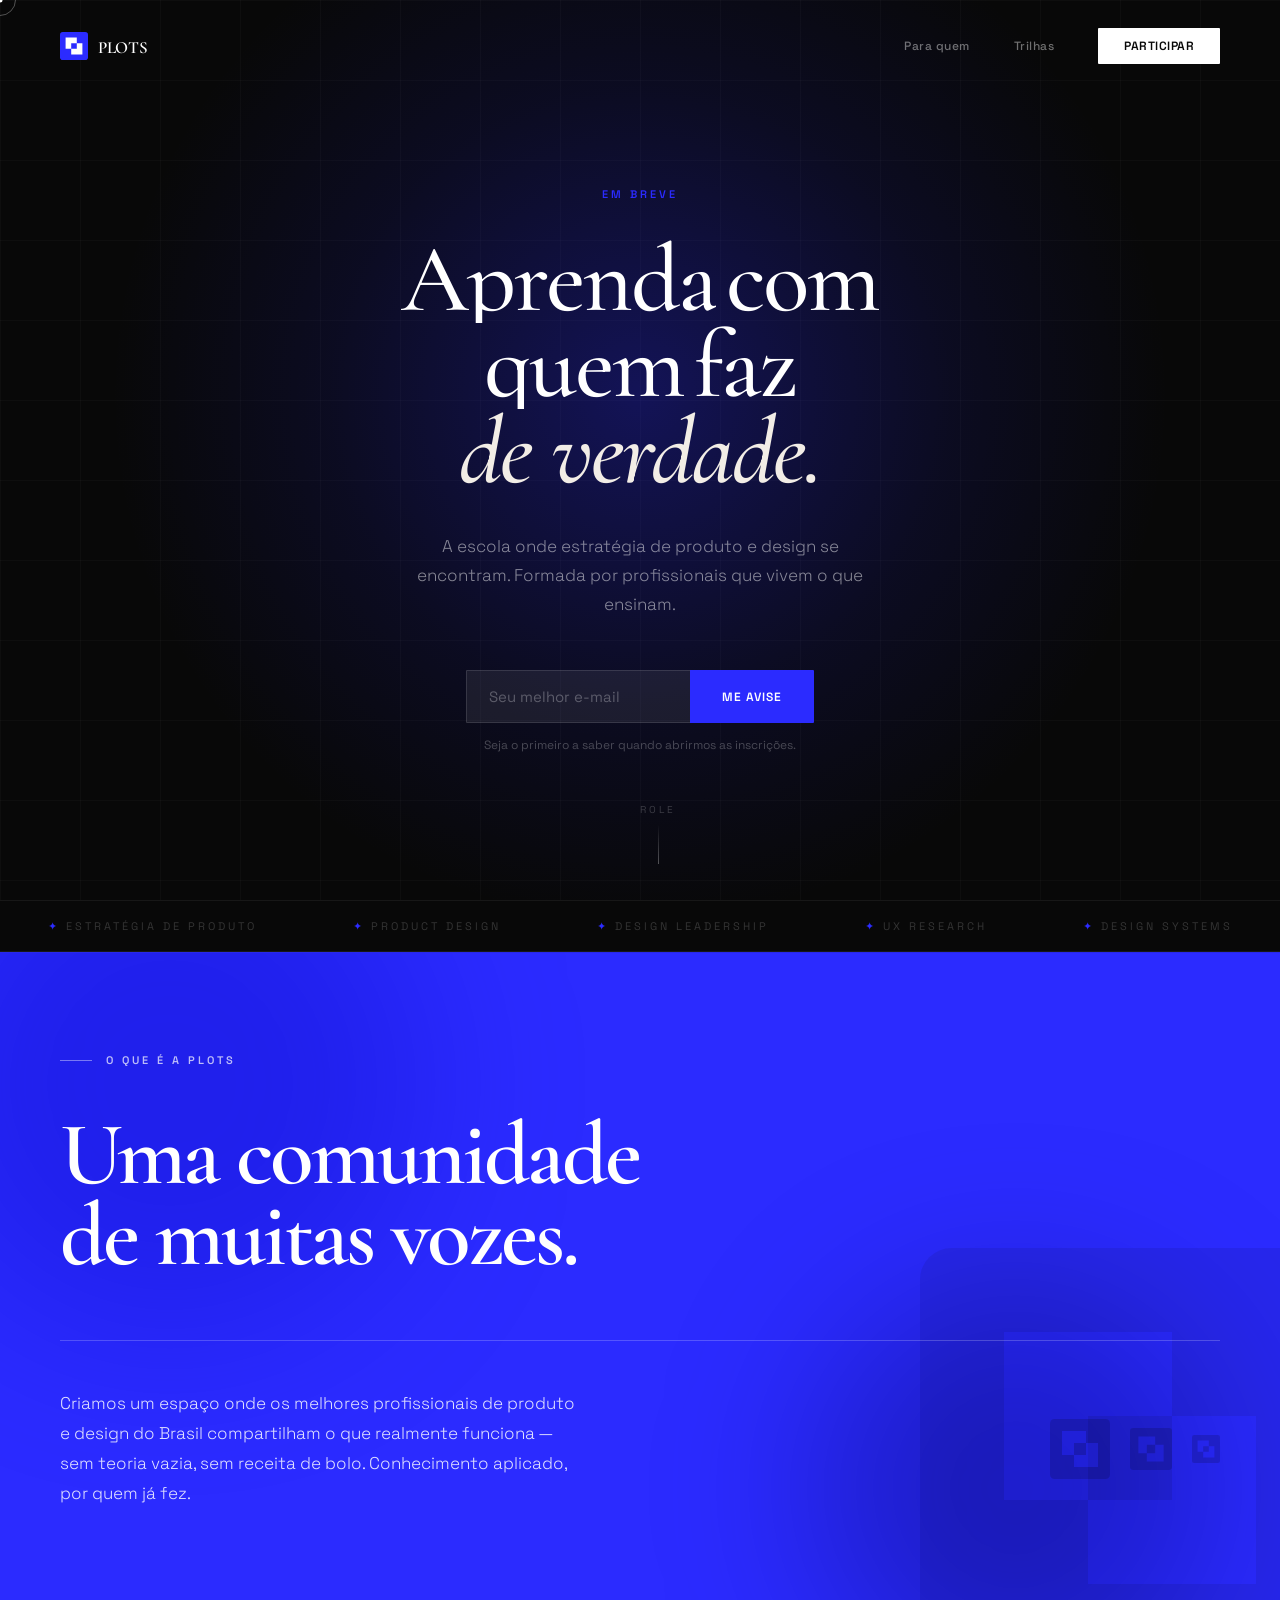
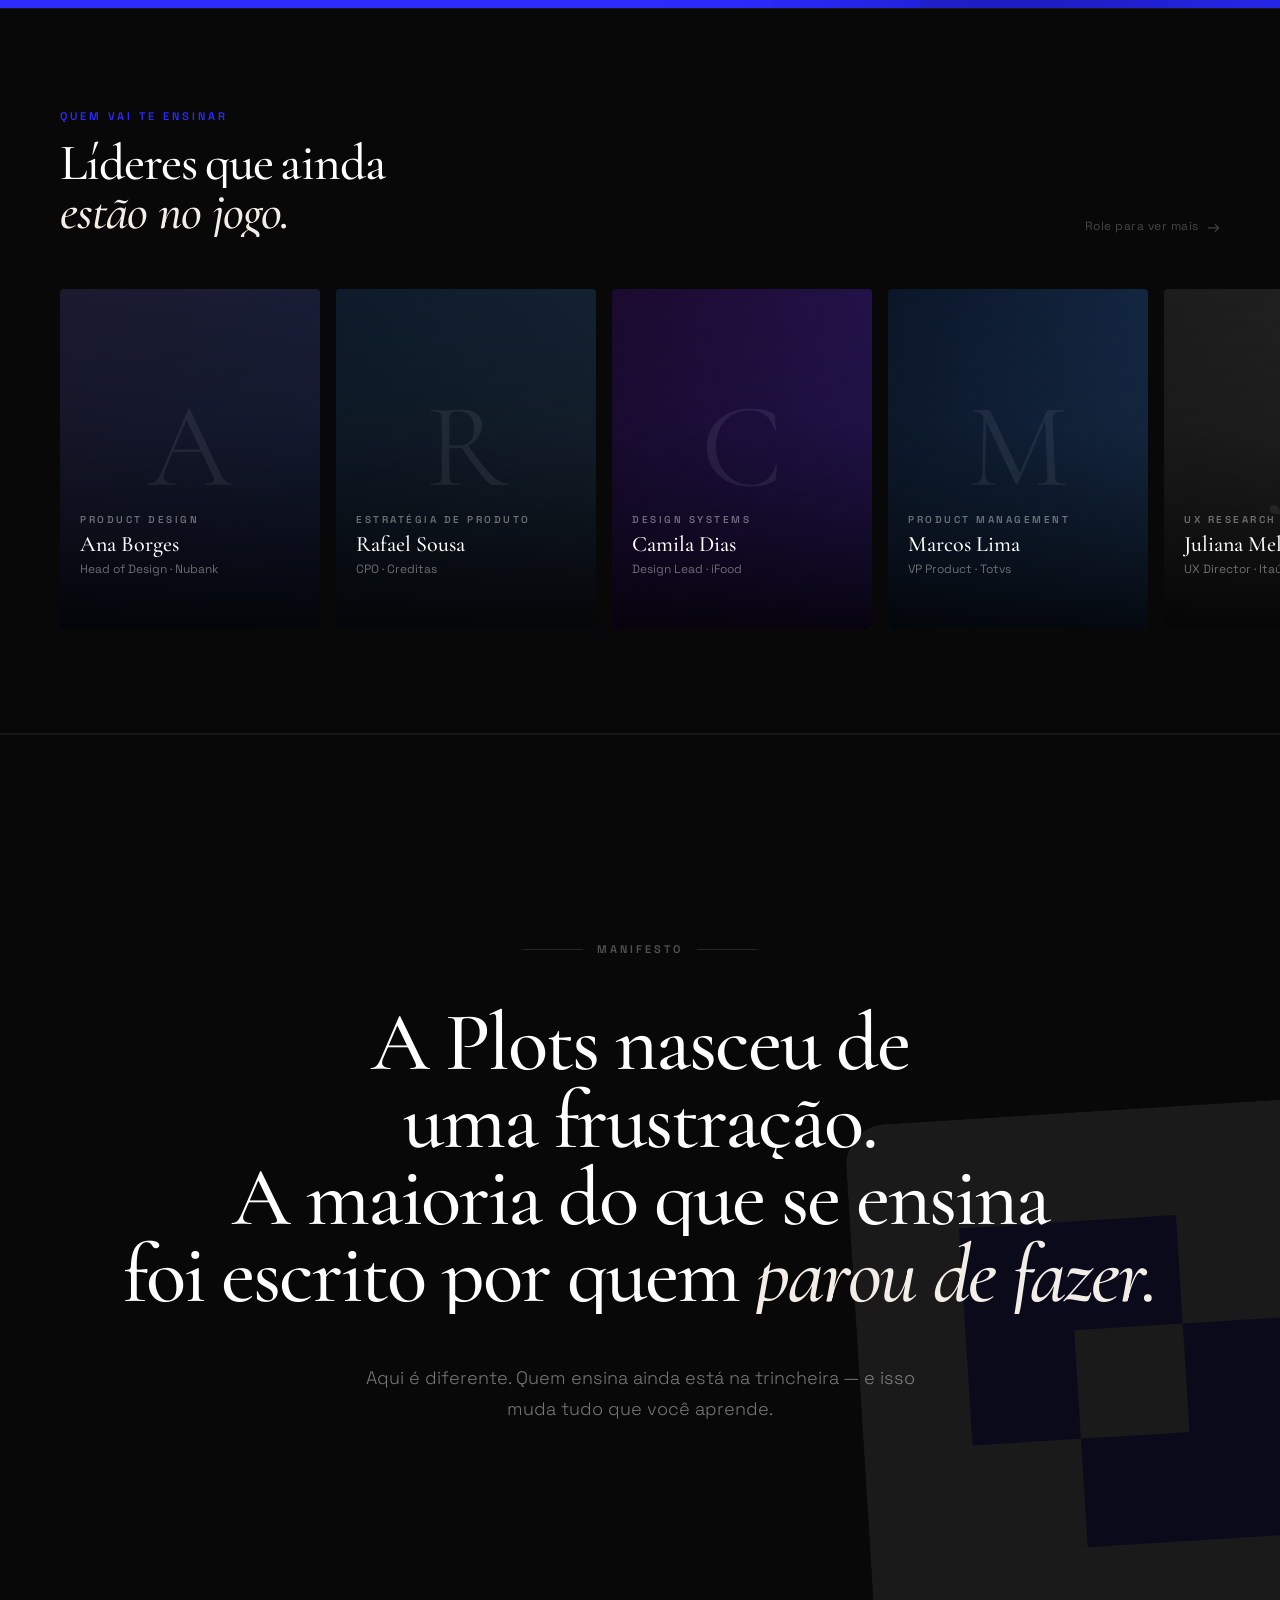
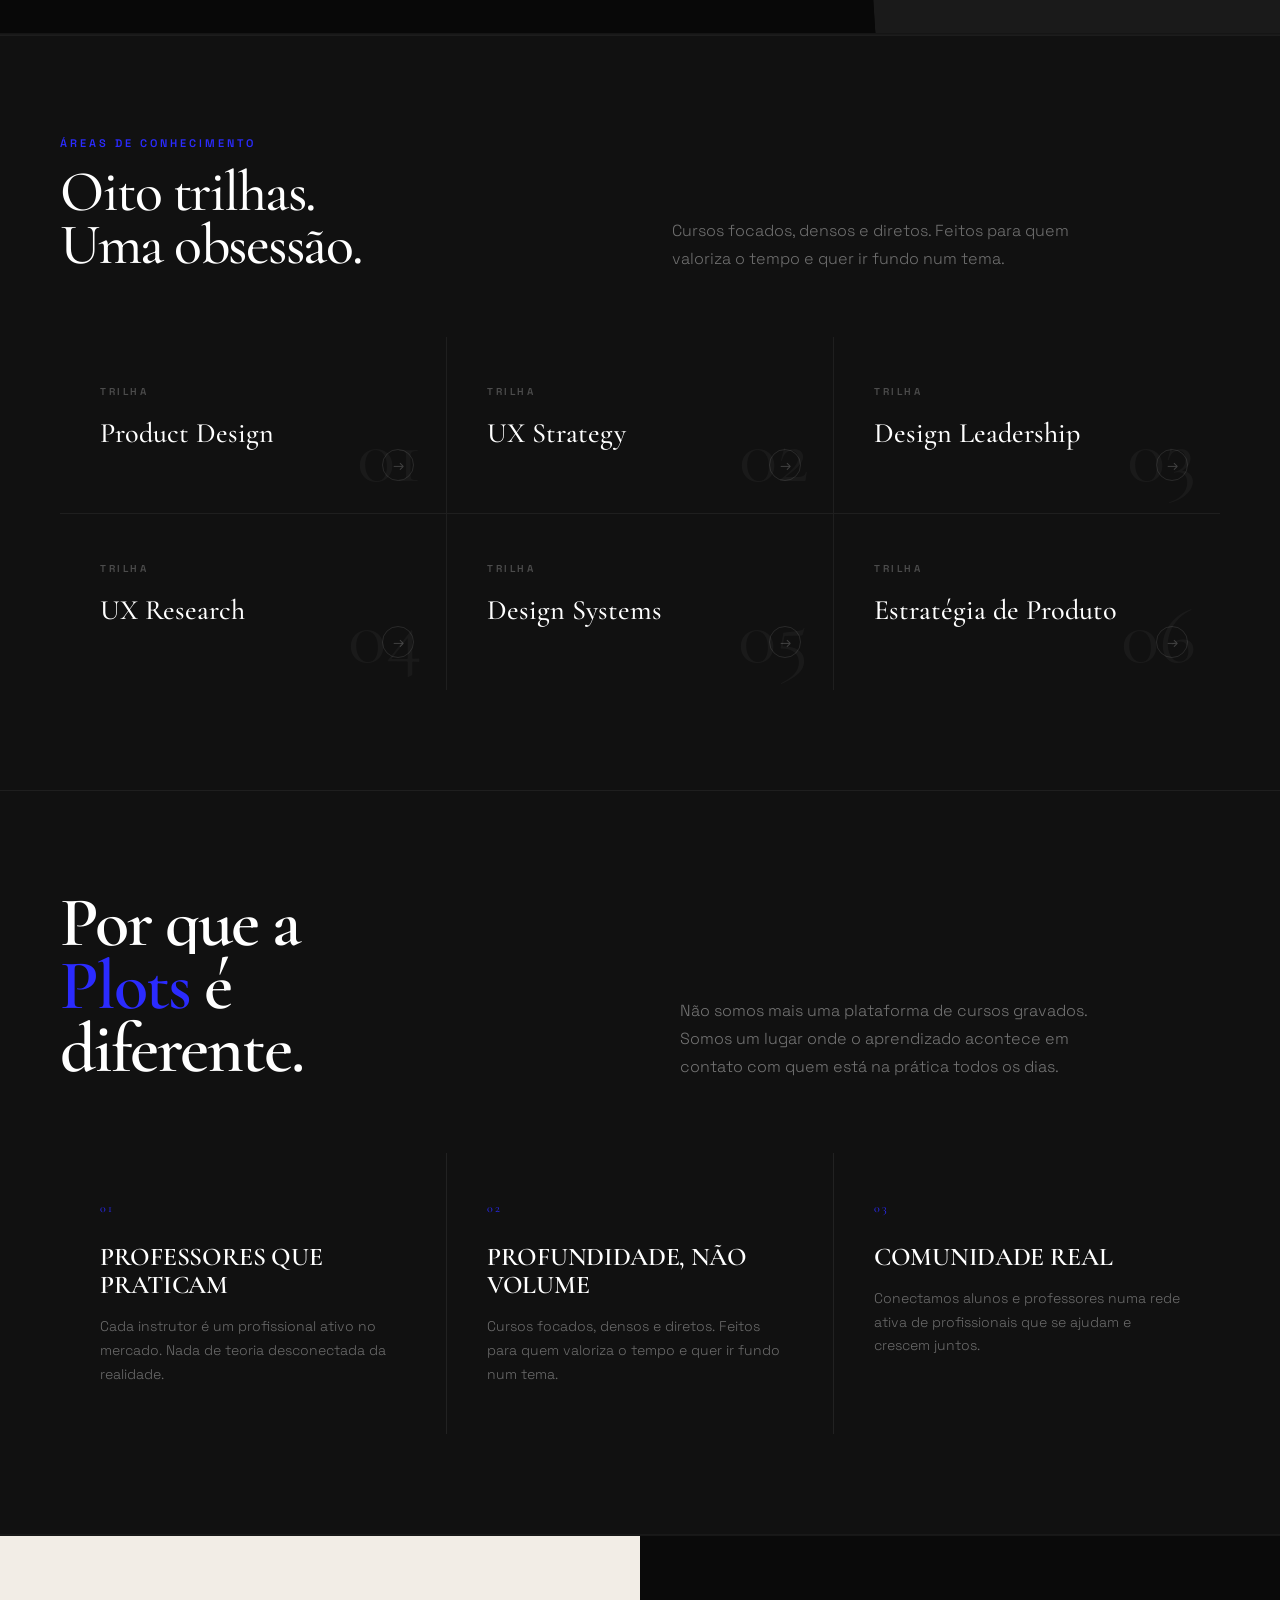
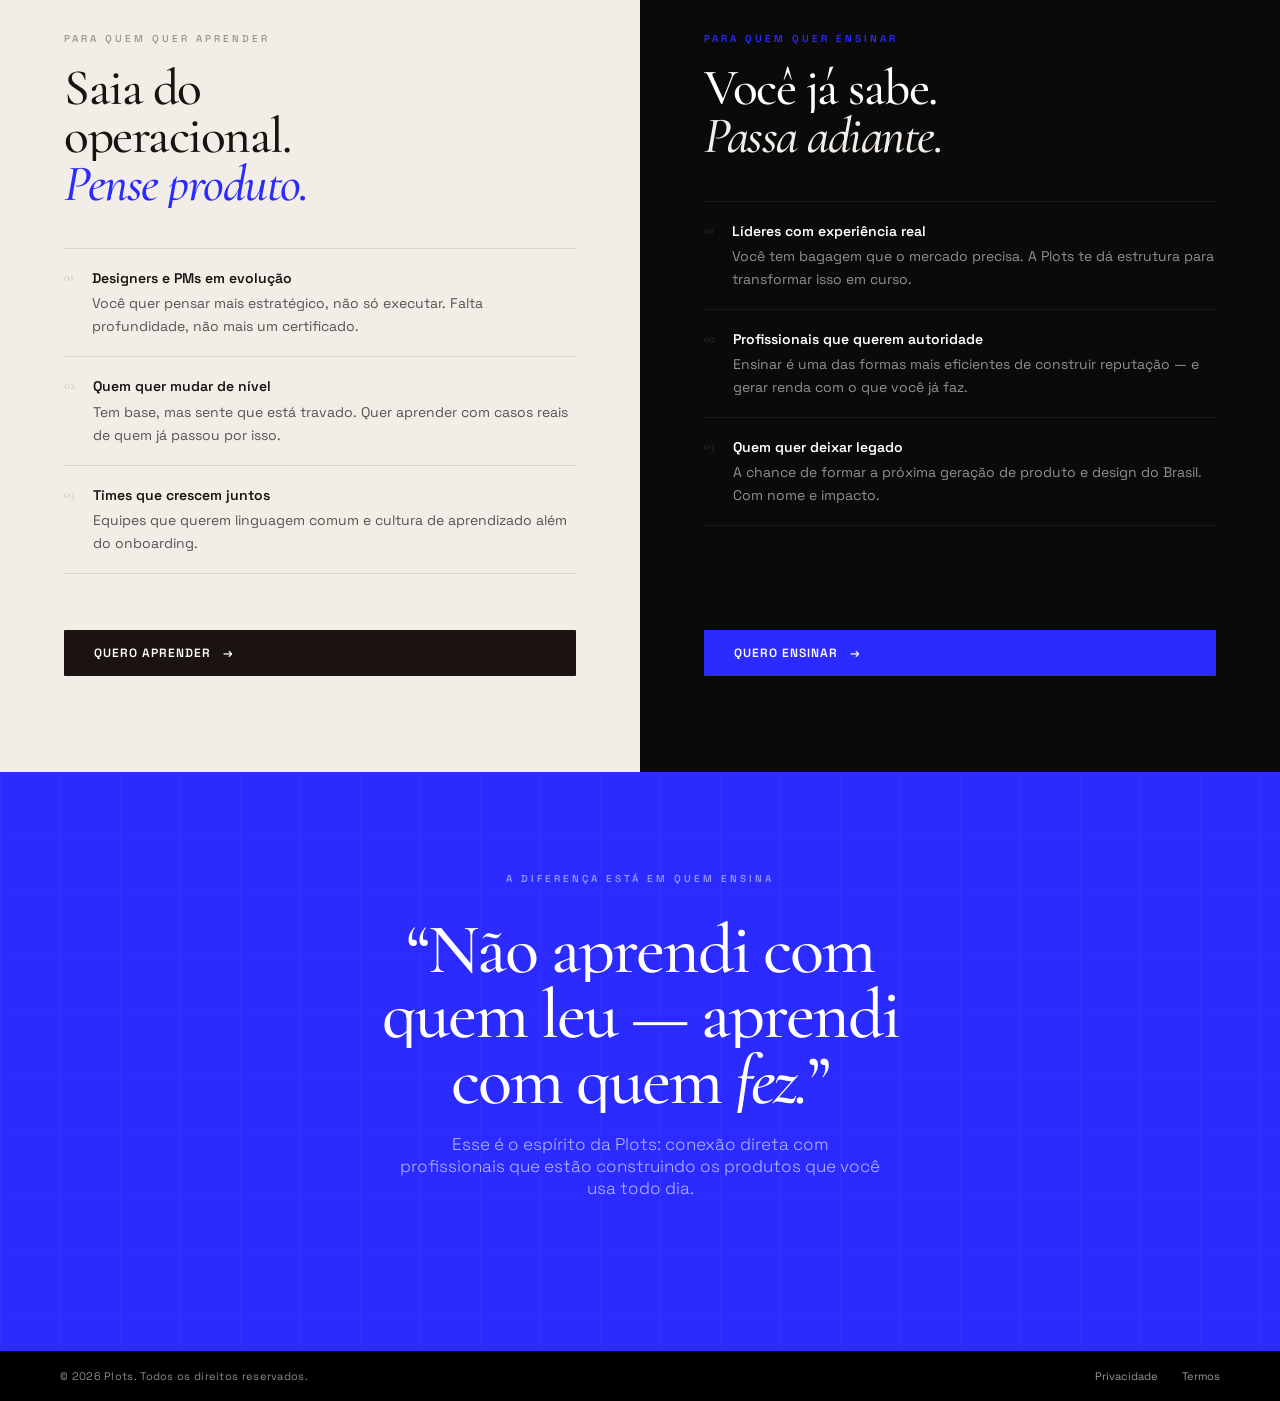
<file: public/landing.html>
<!DOCTYPE html>
<html lang="pt-BR">
<head>
<meta charset="UTF-8">
<meta name="viewport" content="width=device-width, initial-scale=1.0">
<title>Plots — Aprenda com quem faz de verdade</title>
<link href="https://fonts.googleapis.com/css2?family=Cormorant+Garamond:ital,wght@0,400;0,500;0,600;0,700;1,400;1,600&family=Space+Grotesk:wght@300;400;500;600&display=swap" rel="stylesheet">
<style>
*,*::before,*::after{box-sizing:border-box;margin:0;padding:0}
:root{
  --blue:#2B2BFF;
  --ink:#080808;
  --surface:#111;
  --s2:#181818;
  --cream:#F2EDE6;
  --w:.95;
  --font-serif:'Cormorant Garamond',Georgia,serif;
  --font-ui:'Space Grotesk',sans-serif;
  --ease:cubic-bezier(0.16,1,0.3,1);
  --ease-out:cubic-bezier(0.0,0,0.2,1);
}
html{scroll-behavior:smooth}
body{font-family:var(--font-ui);background:var(--ink);color:white;overflow-x:hidden;cursor:none}

/* CURSOR */
#cd,#cr{position:fixed;top:0;left:0;z-index:9999;border-radius:50%;pointer-events:none;transform:translate(-50%,-50%)}
#cd{width:5px;height:5px;background:white;transition:background .2s,transform .1s}
#cr{width:32px;height:32px;border:1px solid rgba(255,255,255,.3);z-index:9998;transition:width .4s var(--ease),height .4s var(--ease),border-color .3s,background .3s}
body:has(a:hover) #cr,body:has(button:hover) #cr{width:52px;height:52px;border-color:var(--blue);background:rgba(43,43,255,.08)}

/* NAV */
nav{position:fixed;top:0;left:0;right:0;z-index:400;display:flex;align-items:center;justify-content:space-between;padding:28px 60px;transition:padding .5s var(--ease),background .4s}
nav.s{padding:15px 60px;background:rgba(8,8,8,.92);backdrop-filter:blur(18px);border-bottom:1px solid rgba(255,255,255,.05)}
.nl{display:flex;align-items:center;gap:10px;text-decoration:none}
.nr{display:flex;align-items:center;gap:44px}
.nk{font-size:12px;font-weight:500;letter-spacing:.5px;color:rgba(255,255,255,.42);text-decoration:none;transition:color .2s}
.nk:hover{color:white}
.nc{background:white;color:var(--ink);border:none;padding:10px 26px;font-family:var(--font-ui);font-size:12px;font-weight:600;letter-spacing:.5px;text-transform:uppercase;border-radius:1px;cursor:none;transition:background .2s,color .2s}
.nc:hover{background:var(--blue);color:white}

/* =========================================
   HERO
   ========================================= */
.hero{position:relative;min-height:100vh;display:flex;flex-direction:column;align-items:center;justify-content:center;text-align:center;padding:120px 60px 80px;overflow:hidden}
.hero-bg{position:absolute;inset:0;background:var(--ink)}
.hero-glow{position:absolute;top:50%;left:50%;transform:translate(-50%,-55%);width:1100px;height:1100px;border-radius:50%;background:radial-gradient(circle,rgba(43,43,255,.32) 0%,rgba(43,43,255,.10) 40%,transparent 68%);pointer-events:none;animation:gp 7s ease-in-out infinite alternate}
@keyframes gp{from{opacity:.7;transform:translate(-50%,-55%) scale(1)}to{opacity:1;transform:translate(-50%,-58%) scale(1.06)}}
.hero-grid{position:absolute;inset:0;background-image:linear-gradient(rgba(255,255,255,.025) 1px,transparent 1px),linear-gradient(90deg,rgba(255,255,255,.025) 1px,transparent 1px);background-size:80px 80px;pointer-events:none}

/* hero tag — clip reveal */
.hero-tag{display:inline-flex;align-items:center;gap:10px;font-family:var(--font-ui);font-size:11px;font-weight:600;letter-spacing:3px;text-transform:uppercase;color:var(--blue);margin-bottom:36px;clip-path:inset(0 100% 0 0);animation:clipL 1s var(--ease) .15s both}
@keyframes clipL{to{clip-path:inset(0 0% 0 0)}}

/* hero headline — word by word */
.hero-hl{font-family:var(--font-serif);font-size:clamp(64px,7.5vw,128px);font-weight:500;line-height:.9;letter-spacing:-2px;color:white;margin-bottom:36px;position:relative;z-index:1}
.hero-hl em{font-style:italic;color:var(--cream)}
.hero-hl .w{display:inline-block;overflow:hidden;vertical-align:bottom;margin:0 .05em}
.hero-hl .w span{display:inline-block;transform:translateY(110%);animation:wr .9s var(--ease) both}
@keyframes wr{to{transform:translateY(0)}}

.hero-desc{font-size:17px;line-height:1.7;color:rgba(255,255,255,.5);max-width:480px;margin:0 auto 52px;font-weight:300;position:relative;z-index:1;opacity:0;animation:fu .7s var(--ease) .8s both}
.hero-form{display:flex;max-width:460px;margin:0 auto;position:relative;z-index:1;opacity:0;animation:fu .7s var(--ease) 1s both}
.hero-form input{flex:1;background:rgba(255,255,255,.07);border:1px solid rgba(255,255,255,.12);border-right:none;color:white;font-family:var(--font-ui);font-size:15px;padding:16px 22px;outline:none;border-radius:1px 0 0 1px;transition:border-color .25s,background .25s}
.hero-form input::placeholder{color:rgba(255,255,255,.28)}
.hero-form input:focus{border-color:rgba(43,43,255,.5);background:rgba(43,43,255,.06)}
.hero-form .hbtn{background:var(--blue);color:white;border:none;padding:16px 32px;font-family:var(--font-ui);font-size:12px;font-weight:600;letter-spacing:1px;text-transform:uppercase;cursor:none;border-radius:0 1px 1px 0;white-space:nowrap;position:relative;overflow:hidden;transition:opacity .2s}
.hero-form .hbtn::before{content:'';position:absolute;inset:0;background:rgba(255,255,255,.15);transform:scaleX(0);transform-origin:left;transition:transform .4s var(--ease)}
.hero-form .hbtn:hover::before{transform:scaleX(1)}
.hero-note{font-size:12px;color:rgba(255,255,255,.25);margin-top:14px;position:relative;z-index:1;opacity:0;animation:fu .6s var(--ease) 1.2s both}
.hero-scroll{position:absolute;bottom:36px;left:50%;transform:translateX(-50%);display:flex;flex-direction:column;align-items:center;gap:8px;opacity:0;animation:fu .6s var(--ease) 1.5s both}
.hero-scroll span{font-size:10px;letter-spacing:3px;text-transform:uppercase;color:rgba(255,255,255,.2)}
.hero-scroll-line{width:1px;height:40px;background:linear-gradient(to bottom,transparent,rgba(255,255,255,.3));animation:sl 1.8s ease-in-out infinite}
@keyframes sl{0%,100%{transform:scaleY(0);transform-origin:top}50%{transform:scaleY(1);transform-origin:top}51%{transform-origin:bottom}100%{transform:scaleY(0);transform-origin:bottom}}

/* =========================================
   SECTION DIVIDER — linha varrendo
   ========================================= */
.sweep-line{display:block;height:1px;background:rgba(255,255,255,.07);position:relative;overflow:hidden}
.sweep-line::after{content:'';position:absolute;top:0;left:-100%;width:100%;height:100%;background:linear-gradient(90deg,transparent,var(--blue),transparent);transition:left 1.2s var(--ease)}
.sweep-line.on::after{left:200%}

/* =========================================
   MARQUEE
   ========================================= */
.mq{padding:18px 0;border-top:1px solid rgba(255,255,255,.06);border-bottom:1px solid rgba(255,255,255,.06);overflow:hidden}
.mt{display:flex;animation:mq 24s linear infinite;white-space:nowrap}
.mt:hover{animation-play-state:paused}
.mi{font-family:var(--font-ui);font-size:11px;letter-spacing:3px;text-transform:uppercase;color:rgba(255,255,255,.18);padding:0 48px;flex-shrink:0;transition:color .3s}
.mi:hover{color:rgba(255,255,255,.6)}
.md{color:var(--blue)}
@keyframes mq{0%{transform:translateX(0)}100%{transform:translateX(-50%)}}

/* =========================================
   COMUNIDADE (blue manifesto)
   ========================================= */
.comunidade{background:var(--blue);padding:100px 60px;position:relative;overflow:hidden;border-top:1px solid rgba(0,0,0,.08)}

/* fundo pulsante — dois orbs */
.cm-orb{position:absolute;border-radius:50%;pointer-events:none;filter:blur(80px)}
.cm-orb-1{width:500px;height:500px;background:rgba(0,0,180,.25);top:-120px;left:-80px;animation:cmOrb1 9s ease-in-out infinite alternate}
.cm-orb-2{width:400px;height:400px;background:rgba(0,0,80,.3);bottom:-80px;right:5%;animation:cmOrb2 11s ease-in-out infinite alternate}
@keyframes cmOrb1{from{transform:translate(0,0) scale(1)}to{transform:translate(60px,40px) scale(1.15)}}
@keyframes cmOrb2{from{transform:translate(0,0) scale(1)}to{transform:translate(-50px,-30px) scale(1.2)}}

.cm-label{font-family:var(--font-ui);font-size:11px;font-weight:600;letter-spacing:3px;text-transform:uppercase;color:rgba(255,255,255,.7);display:flex;align-items:center;gap:14px;margin-bottom:48px;clip-path:inset(0 100% 0 0);transition:clip-path 1s var(--ease) .1s}
.cm-label::before{content:'';width:32px;height:1px;background:rgba(255,255,255,.4)}
.comunidade.rev .cm-label{clip-path:inset(0 0% 0 0)}

/* headline — linha a linha com clip vertical */
.cm-hl{font-family:var(--font-serif);font-size:clamp(52px,7vw,110px);font-weight:600;line-height:.9;letter-spacing:-3px;color:#fff;max-width:900px;text-wrap:balance;position:relative;z-index:1}
.cm-hl .line{overflow:hidden;display:block}
.cm-hl .line span{display:block;transform:translateY(105%);transition:transform 1s var(--ease)}
.cm-hl.rev .line span{transform:translateY(0)}
.cm-hl.rev .line:nth-child(2) span{transition-delay:.1s}

/* título pulsa levemente após revelar */
.cm-hl.rev{animation:cmHlBreath 6s ease-in-out 1.2s infinite alternate}
@keyframes cmHlBreath{from{opacity:1}to{opacity:.88}}

.cm-body{display:grid;grid-template-columns:1fr 1fr;gap:48px;margin-top:64px;padding-top:48px;border-top:1px solid rgba(255,255,255,.2);position:relative;z-index:1}
.cm-sub{font-family:var(--font-ui);font-size:17px;line-height:1.75;color:rgba(255,255,255,.85);font-weight:300;max-width:520px;clip-path:inset(0 100% 0 0);transition:clip-path 1.1s var(--ease) .5s}
.comunidade.rev .cm-sub{clip-path:inset(0 0% 0 0)}
.cm-mark{display:flex;align-items:center;gap:20px;justify-content:flex-end;opacity:0;transform:translateX(24px);transition:opacity .9s var(--ease) .7s,transform .9s var(--ease) .7s}
.comunidade.rev .cm-mark{opacity:1;transform:translateX(0)}

/* logos flutuam continuamente após entrar */
.cm-logo{opacity:.15;transition:opacity .4s}
.cm-logo:hover{opacity:.35}
.comunidade.rev .cm-logo:nth-child(1){animation:cmFloat1 5s ease-in-out 1s infinite alternate}
.comunidade.rev .cm-logo:nth-child(2){animation:cmFloat2 6.5s ease-in-out 1.4s infinite alternate}
.comunidade.rev .cm-logo:nth-child(3){animation:cmFloat3 4.5s ease-in-out 1.8s infinite alternate}
@keyframes cmFloat1{from{transform:translateY(0) rotate(0deg)}to{transform:translateY(-8px) rotate(5deg)}}
@keyframes cmFloat2{from{transform:translateY(0) rotate(0deg) scale(1)}to{transform:translateY(6px) rotate(-4deg) scale(1.06)}}
@keyframes cmFloat3{from{transform:translateY(0) rotate(0deg)}to{transform:translateY(-5px) rotate(8deg)}}

/* watermark gira lentamente */
.cm-watermark{position:absolute;bottom:-60px;right:-60px;opacity:.07;pointer-events:none;animation:cmWm 40s linear infinite}
@keyframes cmWm{from{transform:rotate(0deg)}to{transform:rotate(360deg)}}

/* =========================================
   INSTRUCTORS
   ========================================= */
.inst-section{padding:100px 0 100px 60px;overflow:hidden}
.inst-header{display:flex;align-items:flex-end;justify-content:space-between;padding-right:60px;margin-bottom:52px}
.inst-label{font-family:var(--font-ui);font-size:11px;font-weight:600;letter-spacing:3px;text-transform:uppercase;color:var(--blue);margin-bottom:16px;clip-path:inset(0 100% 0 0);transition:clip-path .9s var(--ease) .1s}
.inst-section.rev .inst-label{clip-path:inset(0 0% 0 0)}
.inst-title{font-family:var(--font-serif);font-size:clamp(36px,4vw,56px);font-weight:500;line-height:.95;letter-spacing:-1px;color:white}
.inst-title em{font-style:italic;color:var(--cream)}
/* word reveal inside inst-title */
.inst-title .tw{display:inline-block;overflow:hidden;vertical-align:bottom;margin-right:.15em}
.inst-title .tw span{display:inline-block;transform:translateY(110%);transition:transform .9s var(--ease)}
.inst-section.rev .inst-title .tw span{transform:translateY(0)}
.inst-section.rev .inst-title .tw:nth-child(2) span{transition-delay:.08s}
.inst-section.rev .inst-title .tw:nth-child(3) span{transition-delay:.16s}
.inst-section.rev .inst-title .tw:nth-child(4) span{transition-delay:.24s}
.inst-hint{font-size:12px;color:rgba(255,255,255,.25);letter-spacing:.5px;display:flex;align-items:center;gap:8px;opacity:0;transition:opacity .7s var(--ease) .5s}
.inst-section.rev .inst-hint{opacity:1}
.inst-hint::after{content:'→';font-size:16px}

.inst-scroll{display:flex;gap:16px;overflow-x:auto;padding-right:60px;padding-bottom:4px;scrollbar-width:none;-webkit-overflow-scrolling:touch;cursor:grab}
.inst-scroll:active{cursor:grabbing}
.inst-scroll::-webkit-scrollbar{display:none}

/* card stagger */
.inst-card{flex-shrink:0;width:260px;height:340px;border-radius:4px;position:relative;overflow:hidden;cursor:none;
  opacity:0;transform:translateY(32px) scale(.97);
  transition:opacity .7s var(--ease),transform .7s var(--ease),scale .5s var(--ease)}
.inst-card.crd-on{opacity:1;transform:translateY(0) scale(1)}
.inst-card:hover{transform:scale(1.03) !important}
.ic-bg{position:absolute;inset:0;transition:transform .6s var(--ease)}
.inst-card:hover .ic-bg{transform:scale(1.08)}
.ic-overlay{position:absolute;inset:0;background:linear-gradient(to top,rgba(0,0,0,.85) 0%,rgba(0,0,0,.2) 60%,transparent 100%);z-index:1}
.ic-hover-overlay{position:absolute;inset:0;background:rgba(43,43,255,.15);opacity:0;transition:opacity .4s;z-index:2}
.inst-card:hover .ic-hover-overlay{opacity:1}
.ic-initial{position:absolute;top:50%;left:50%;transform:translate(-50%,-60%);font-family:var(--font-serif);font-size:120px;font-weight:400;color:rgba(255,255,255,.07);line-height:1;z-index:1;transition:transform .5s var(--ease),color .4s}
.inst-card:hover .ic-initial{transform:translate(-50%,-58%);color:rgba(255,255,255,.12)}
.ic-info{position:absolute;bottom:0;left:0;right:0;padding:24px 20px;z-index:3}
.ic-area{font-size:10px;font-weight:600;letter-spacing:2.5px;text-transform:uppercase;color:rgba(255,255,255,.4);margin-bottom:6px}
.ic-name{font-family:var(--font-serif);font-size:22px;font-weight:500;color:white;line-height:1.1}
.ic-role{font-size:12px;color:rgba(255,255,255,.4);margin-top:4px}
.ic-cta{display:inline-flex;align-items:center;gap:6px;font-size:11px;font-weight:600;letter-spacing:1px;text-transform:uppercase;color:var(--blue);margin-top:12px;opacity:0;transform:translateY(8px);transition:opacity .35s,transform .35s}
.inst-card:hover .ic-cta{opacity:1;transform:translateY(0)}

/* =========================================
   STATEMENT
   ========================================= */
.statement{min-height:100vh;display:flex;align-items:center;justify-content:center;background:var(--ink);padding:80px 60px;position:relative;overflow:hidden;border-top:1px solid rgba(255,255,255,.05);border-bottom:1px solid rgba(255,255,255,.05)}
.st-bg-mark{position:absolute;right:-80px;bottom:-80px;opacity:.04;pointer-events:none;transition:opacity 1.4s,transform 1.4s var(--ease)}
.statement.rev .st-bg-mark{opacity:.07;transform:rotate(12deg) scale(1.1)}
.st-inner{max-width:1100px;text-align:center}
.st-pre{font-size:11px;font-weight:600;letter-spacing:3px;text-transform:uppercase;color:rgba(255,255,255,.3);margin-bottom:48px;display:flex;align-items:center;justify-content:center;gap:14px;clip-path:inset(0 100% 0 0);transition:clip-path .9s var(--ease) .1s}
.st-pre::before,.st-pre::after{content:'';flex:1;max-width:60px;height:1px;background:rgba(255,255,255,.12)}
.statement.rev .st-pre{clip-path:inset(0 0% 0 0)}

/* headline per-line clip reveal */
.st-hl{font-family:var(--font-serif);font-size:clamp(52px,6.5vw,100px);font-weight:500;line-height:.93;letter-spacing:-2px;color:white;text-wrap:balance}
.st-hl em{font-style:italic;color:var(--cream)}
.st-hl .line{overflow:hidden;display:block}
.st-hl .line span{display:block;transform:translateY(105%);transition:transform 1.05s var(--ease)}
.st-hl.rev .line span{transform:translateY(0)}
.st-hl.rev .line:nth-child(2) span{transition-delay:.09s}
.st-hl.rev .line:nth-child(3) span{transition-delay:.18s}
.st-hl.rev .line:nth-child(4) span{transition-delay:.27s}

.st-sub{font-size:18px;line-height:1.75;color:rgba(255,255,255,.45);max-width:580px;margin:48px auto 0;font-weight:300;opacity:0;transform:translateY(16px);transition:opacity .9s var(--ease) .7s,transform .9s var(--ease) .7s}
.statement.rev .st-sub{opacity:1;transform:translateY(0)}

/* counter strip inside statement */
.st-counters{display:flex;gap:0;margin-bottom:64px;border:1px solid rgba(255,255,255,.07);border-radius:2px;overflow:hidden}
.stc{flex:1;padding:28px 20px;text-align:center;border-right:1px solid rgba(255,255,255,.07);position:relative;overflow:hidden}
.stc:last-child{border-right:none}
.stc-num{font-family:var(--font-serif);font-size:clamp(36px,4vw,56px);font-weight:600;color:white;line-height:1;display:block;
  clip-path:inset(0 0 100% 0);transition:clip-path 1s var(--ease)}
.statement.rev .stc-num{clip-path:inset(0 0 0% 0)}
.statement.rev .stc:nth-child(2) .stc-num{transition-delay:.12s}
.statement.rev .stc:nth-child(3) .stc-num{transition-delay:.24s}
.statement.rev .stc:nth-child(4) .stc-num{transition-delay:.36s}
.stc-label{font-size:11px;letter-spacing:2px;text-transform:uppercase;color:rgba(255,255,255,.3);margin-top:8px;display:block;opacity:0;transition:opacity .6s var(--ease) .6s}
.statement.rev .stc-label{opacity:1}
.stc-bar{position:absolute;bottom:0;left:0;width:0%;height:2px;background:var(--blue);transition:width 1.4s var(--ease) .4s}
.statement.rev .stc-bar{width:100%}

/* =========================================
   POR QUE DIFERENTE
   ========================================= */
.pqd{background:var(--surface);padding:100px 60px;border-top:1px solid rgba(255,255,255,.06)}
.pqd-top{display:grid;grid-template-columns:1fr 1fr;gap:80px;align-items:end;margin-bottom:72px}
.pqd-title{font-family:var(--font-serif);font-size:clamp(48px,5.5vw,84px);font-weight:600;line-height:.9;letter-spacing:-2px;color:white;text-wrap:balance}
.pqd-title em{font-style:normal;color:var(--blue)}
/* per-line reveal */
.pqd-title .line{overflow:hidden;display:block}
.pqd-title .line span{display:block;transform:translateY(105%);transition:transform 1s var(--ease)}
.pqd.rev .pqd-title .line span{transform:translateY(0)}
.pqd.rev .pqd-title .line:nth-child(2) span{transition-delay:.08s}
.pqd.rev .pqd-title .line:nth-child(3) span{transition-delay:.16s}

.pqd-desc{font-size:16px;line-height:1.75;color:rgba(255,255,255,.42);font-weight:300;max-width:440px;opacity:0;transform:translateY(20px);transition:opacity .9s var(--ease) .35s,transform .9s var(--ease) .35s}
.pqd.rev .pqd-desc{opacity:1;transform:translateY(0)}

/* 3 pillars — stagger with growing border-left */
.pqd-cols{display:grid;grid-template-columns:repeat(3,1fr);gap:1px;background:rgba(255,255,255,.07)}
.pqdc{background:var(--surface);padding:48px 40px;position:relative;overflow:hidden;transition:background .35s}
.pqdc:hover{background:#1c1c1c}
.pqdc-num{font-family:var(--font-serif);font-size:12px;font-weight:400;letter-spacing:2px;color:var(--blue);margin-bottom:28px;display:block;
  opacity:0;transform:translateY(12px);transition:opacity .6s var(--ease),transform .6s var(--ease)}
.pqd.rev .pqdc-num{opacity:1;transform:translateY(0)}
.pqd.rev .pqdc:nth-child(2) .pqdc-num{transition-delay:.15s}
.pqd.rev .pqdc:nth-child(3) .pqdc-num{transition-delay:.3s}
.pqdc-title{font-family:var(--font-serif);font-size:clamp(20px,2vw,26px);font-weight:600;color:white;line-height:1.1;text-transform:uppercase;letter-spacing:-.3px;margin-bottom:16px;
  clip-path:inset(0 100% 0 0);transition:clip-path .9s var(--ease) .2s}
.pqd.rev .pqdc-title{clip-path:inset(0 0% 0 0)}
.pqd.rev .pqdc:nth-child(2) .pqdc-title{transition-delay:.35s}
.pqd.rev .pqdc:nth-child(3) .pqdc-title{transition-delay:.5s}
.pqdc-desc{font-size:14px;line-height:1.7;color:rgba(255,255,255,.38);font-weight:300;
  opacity:0;transform:translateY(10px);transition:opacity .8s var(--ease) .45s,transform .8s var(--ease) .45s}
.pqd.rev .pqdc-desc{opacity:1;transform:translateY(0)}
.pqd.rev .pqdc:nth-child(2) .pqdc-desc{transition-delay:.6s}
.pqd.rev .pqdc:nth-child(3) .pqdc-desc{transition-delay:.75s}

/* growing bottom line on hover */
.pqdc-line{position:absolute;bottom:0;left:0;width:0;height:2px;background:var(--blue);transition:width .5s var(--ease)}
.pqdc:hover .pqdc-line{width:100%}

/* =========================================
   TRILHAS
   ========================================= */
.trilhas{background:var(--surface);padding:100px 60px;border-top:1px solid rgba(255,255,255,.05)}
.tr-header{display:grid;grid-template-columns:1fr 1fr;gap:64px;align-items:end;margin-bottom:64px}
.tr-label{font-size:11px;font-weight:600;letter-spacing:3px;text-transform:uppercase;color:var(--blue);margin-bottom:16px;clip-path:inset(0 100% 0 0);transition:clip-path .9s var(--ease) .05s}
.trilhas.rev .tr-label{clip-path:inset(0 0% 0 0)}
.tr-title{font-family:var(--font-serif);font-size:clamp(42px,4.5vw,68px);font-weight:500;line-height:.93;letter-spacing:-1.5px;color:white}
.tr-title .line{overflow:hidden;display:block}
.tr-title .line span{display:block;transform:translateY(110%);transition:transform 1s var(--ease) .15s}
.trilhas.rev .tr-title .line:nth-child(2) span{transition-delay:.25s}
.trilhas.rev .tr-title .line span{transform:translateY(0)}
.tr-desc{font-size:16px;line-height:1.75;color:rgba(255,255,255,.4);font-weight:300;max-width:420px;opacity:0;transform:translateX(20px);transition:opacity .8s var(--ease) .3s,transform .8s var(--ease) .3s}
.trilhas.rev .tr-desc{opacity:1;transform:translateX(0)}

/* card stagger */
.tr-grid{display:grid;grid-template-columns:repeat(3,1fr);gap:1px;background:rgba(255,255,255,.06)}
.tr-card{background:var(--surface);padding:48px 40px;position:relative;overflow:hidden;cursor:none;transition:background .4s;
  opacity:0;transform:translateY(28px);transition:opacity .7s var(--ease),transform .7s var(--ease),background .4s}
.tr-card.crd-on{opacity:1;transform:translateY(0)}
.tr-card:hover{background:#1d1d1d}
.tr-card-num{font-family:var(--font-serif);font-size:80px;font-weight:400;color:rgba(255,255,255,.04);position:absolute;top:16px;right:24px;line-height:1;pointer-events:none;transition:color .4s,transform .5s var(--ease)}
.tr-card:hover .tr-card-num{color:rgba(43,43,255,.15);transform:scale(1.1)}
.tr-card-area{font-size:10px;font-weight:600;letter-spacing:2.5px;text-transform:uppercase;color:rgba(255,255,255,.25);margin-bottom:20px;transition:color .3s}
.tr-card:hover .tr-card-area{color:var(--blue)}
.tr-card-name{font-family:var(--font-serif);font-size:clamp(22px,2.2vw,30px);font-weight:500;color:white;line-height:1.1;margin-bottom:16px}
.tr-card-desc{font-size:13px;line-height:1.7;color:rgba(255,255,255,.35);max-height:0;overflow:hidden;transition:max-height .5s var(--ease),opacity .4s;opacity:0;font-weight:300}
.tr-card:hover .tr-card-desc{max-height:80px;opacity:1}
.tr-card-arrow{position:absolute;bottom:32px;right:32px;width:32px;height:32px;border-radius:50%;border:1px solid rgba(255,255,255,.1);display:flex;align-items:center;justify-content:center;color:rgba(255,255,255,.2);transition:border-color .3s,color .3s,background .3s;font-size:14px}
.tr-card:hover .tr-card-arrow{border-color:var(--blue);color:white;background:var(--blue)}

/* =========================================
   PARA QUEM
   ========================================= */
.pq{display:grid;grid-template-columns:1fr 1fr;border-top:1px solid rgba(255,255,255,.06)}
.pq-panel{padding:96px 64px;display:flex;flex-direction:column;justify-content:space-between;gap:56px;min-height:600px}
.pq-panel.lt{background:var(--cream)}
.pq-panel.dk{background:#0a0a0a}
.pq-eyebrow{font-size:10px;font-weight:600;letter-spacing:3px;text-transform:uppercase;margin-bottom:20px;clip-path:inset(0 100% 0 0);transition:clip-path .8s var(--ease) .05s}
.pq.rev .pq-eyebrow{clip-path:inset(0 0% 0 0)}
.lt .pq-eyebrow{color:rgba(0,0,0,.35)}
.dk .pq-eyebrow{color:var(--blue)}
.pq-title{font-family:var(--font-serif);font-size:clamp(40px,4vw,60px);font-weight:500;line-height:.93;letter-spacing:-1.5px;text-wrap:balance;margin-bottom:40px}
.lt .pq-title{color:#1a1310}
.lt .pq-title em{font-style:italic;color:var(--blue)}
.dk .pq-title{color:white}
.dk .pq-title em{font-style:italic;color:var(--cream)}
/* title lines reveal */
.pq-title .line{overflow:hidden;display:block}
.pq-title .line span{display:block;transform:translateY(110%);transition:transform .95s var(--ease) .2s}
.pq.rev .pq-title .line:nth-child(2) span{transition-delay:.3s}
.pq.rev .pq-title .line:nth-child(3) span{transition-delay:.4s}
.pq.rev .pq-title .line span{transform:translateY(0)}

.pq-items{display:flex;flex-direction:column;gap:0}
.pq-item{display:flex;gap:18px;padding:18px 0;border-top:1px solid transparent;transition:border-color .2s;
  opacity:0;transform:translateX(-16px);transition:opacity .7s var(--ease),transform .7s var(--ease),border-color .2s}
.lt .pq-item{border-top-color:rgba(0,0,0,.1)}
.dk .pq-item{border-top-color:rgba(255,255,255,.07)}
.pq.rev .pq-item{opacity:1;transform:translateX(0)}
.pq.rev .pq-panel.dk .pq-item{transform:translateX(0)}
.pq.rev .pq-item:nth-child(1){transition-delay:.35s}
.pq.rev .pq-item:nth-child(2){transition-delay:.48s}
.pq.rev .pq-item:nth-child(3){transition-delay:.61s}
.pq-item:last-child{border-bottom:1px solid transparent}
.lt .pq-item:last-child{border-bottom-color:rgba(0,0,0,.1)}
.dk .pq-item:last-child{border-bottom-color:rgba(255,255,255,.07)}
.pq-n{font-family:var(--font-serif);font-size:12px;font-weight:400;color:rgba(0,0,0,.2);flex-shrink:0;padding-top:3px}
.dk .pq-n{color:rgba(255,255,255,.18)}
.pq-item:hover .pq-n{color:var(--blue)}
.pq-t{font-size:14px;line-height:1.65;font-weight:400}
.lt .pq-t{color:rgba(0,0,0,.65)}
.dk .pq-t{color:rgba(255,255,255,.55)}
.pq-t strong{font-weight:600;display:block;margin-bottom:2px}
.lt .pq-t strong{color:#1a1310}
.dk .pq-t strong{color:white}
.pq-cta{display:inline-flex;align-items:center;gap:12px;padding:15px 30px;font-size:12px;font-weight:600;letter-spacing:1px;text-transform:uppercase;text-decoration:none;border-radius:1px;cursor:none;position:relative;overflow:hidden;transition:color .3s;
  opacity:0;transform:translateY(16px);transition:opacity .7s var(--ease) .75s,transform .7s var(--ease) .75s,color .3s}
.pq.rev .pq-cta{opacity:1;transform:translateY(0)}
.lt .pq-cta{background:#1a1310;color:white}
.dk .pq-cta{background:var(--blue);color:white}
.pq-cta::before{content:'';position:absolute;inset:0;background:rgba(255,255,255,.12);transform:scaleX(0);transform-origin:left;transition:transform .4s var(--ease)}
.pq-cta:hover::before{transform:scaleX(1)}
.pq-arr{transition:transform .3s var(--ease)}
.pq-cta:hover .pq-arr{transform:translateX(5px)}

/* =========================================
   CTA STRIP
   ========================================= */
.cta-strip{background:var(--blue);padding:100px 60px;text-align:center;position:relative;overflow:hidden}
.cs-bg{position:absolute;inset:0;opacity:.06;background-image:linear-gradient(rgba(255,255,255,.5) 1px,transparent 1px),linear-gradient(90deg,rgba(255,255,255,.5) 1px,transparent 1px);background-size:60px 60px;pointer-events:none}
.cs-label{font-size:10px;font-weight:600;letter-spacing:3px;text-transform:uppercase;color:rgba(255,255,255,.5);margin-bottom:32px;
  clip-path:inset(0 100% 0 0);transition:clip-path .9s var(--ease) .05s}
.cta-strip.rev .cs-label{clip-path:inset(0 0% 0 0)}
.cs-title{font-family:var(--font-serif);font-size:clamp(48px,5.5vw,88px);font-weight:500;line-height:.93;letter-spacing:-2px;color:white;margin-bottom:20px}
.cs-title .line{overflow:hidden;display:block}
.cs-title .line span{display:block;transform:translateY(110%);transition:transform 1s var(--ease) .2s}
.cta-strip.rev .cs-title .line:nth-child(2) span{transition-delay:.3s}
.cta-strip.rev .cs-title .line span{transform:translateY(0)}
.cs-sub{font-size:17px;color:rgba(255,255,255,.65);margin-bottom:52px;font-weight:300;max-width:480px;margin-left:auto;margin-right:auto;
  opacity:0;transform:translateY(14px);transition:opacity .8s var(--ease) .45s,transform .8s var(--ease) .45s}
.cta-strip.rev .cs-sub{opacity:1;transform:translateY(0)}
.cs-btns{display:flex;gap:16px;justify-content:center;flex-wrap:wrap;
  opacity:0;transform:translateY(16px);transition:opacity .8s var(--ease) .6s,transform .8s var(--ease) .6s}
.cta-strip.rev .cs-btns{opacity:1;transform:translateY(0)}
.cs-btn{padding:16px 40px;font-size:12px;font-weight:600;letter-spacing:1px;text-transform:uppercase;border-radius:1px;cursor:none;transition:background .2s,color .2s,transform .2s;border:1px solid transparent}
.cs-btn:hover{transform:translateY(-2px)}
.cs-btn.primary{background:white;color:var(--blue);border-color:white}
.cs-btn.primary:hover{background:var(--ink);color:white;border-color:var(--ink)}
.cs-btn.secondary{background:transparent;color:white;border-color:rgba(255,255,255,.3)}
.cs-btn.secondary:hover{border-color:white}

/* =========================================
   MODAL
   ========================================= */
.modal-backdrop{position:fixed;inset:0;z-index:2000;background:rgba(0,0,0,.85);backdrop-filter:blur(12px);display:flex;align-items:center;justify-content:center;padding:24px;opacity:0;pointer-events:none;transition:opacity .4s var(--ease)}
.modal-backdrop.open{opacity:1;pointer-events:all}
.modal-box{background:#111;border:1px solid rgba(255,255,255,.1);border-radius:8px;width:100%;max-width:520px;padding:48px;position:relative;transform:translateY(24px) scale(.97);transition:transform .45s var(--ease),opacity .45s var(--ease);opacity:0;max-height:90vh;overflow-y:auto;scrollbar-width:none}
.modal-box::-webkit-scrollbar{display:none}
.modal-backdrop.open .modal-box{transform:translateY(0) scale(1);opacity:1}
.modal-close{position:absolute;top:20px;right:20px;width:32px;height:32px;border-radius:50%;background:rgba(255,255,255,.07);border:none;color:rgba(255,255,255,.5);font-size:16px;cursor:none;display:flex;align-items:center;justify-content:center;transition:background .2s,color .2s}
.modal-close:hover{background:rgba(255,255,255,.14);color:white}
.modal-tabs{display:flex;gap:0;margin-bottom:40px;border-bottom:1px solid rgba(255,255,255,.1)}
.modal-tab{flex:1;padding:14px 0;font-family:var(--font-ui);font-size:12px;font-weight:600;letter-spacing:1.5px;text-transform:uppercase;background:none;border:none;color:rgba(255,255,255,.35);cursor:none;transition:color .2s;position:relative}
.modal-tab.active{color:white}
.modal-tab::after{content:'';position:absolute;bottom:-1px;left:0;right:0;height:2px;background:var(--blue);transform:scaleX(0);transition:transform .3s var(--ease)}
.modal-tab.active::after{transform:scaleX(1)}
.modal-pane{display:none}
.modal-pane.active{display:block}
.modal-title{font-family:var(--font-serif);font-size:28px;font-weight:500;color:white;margin-bottom:32px;letter-spacing:-.5px}

/* LEAD FORMS */
.fg{margin-bottom:16px}
.fg label{display:block;font-size:10px;font-weight:600;letter-spacing:2px;text-transform:uppercase;margin-bottom:8px;color:rgba(255,255,255,.35)}
.fg input,.fg select{width:100%;border:1px solid rgba(255,255,255,.09);background:rgba(255,255,255,.07);color:white;font-family:var(--font-ui);font-size:15px;padding:14px 18px;outline:none;border-radius:1px;appearance:none;transition:border-color .25s,background .25s}
.fg select option{background:#1a1a1a}
.fg input:focus,.fg select:focus{border-color:var(--blue)}
.fg input::placeholder{color:rgba(255,255,255,.25)}
.fr{display:grid;grid-template-columns:1fr 1fr;gap:14px}
.sbtn{width:100%;border:none;padding:16px;font-family:var(--font-ui);font-size:12px;font-weight:600;letter-spacing:1px;text-transform:uppercase;cursor:none;border-radius:1px;margin-top:10px;position:relative;overflow:hidden;transition:opacity .2s}
.sbtn.bl{background:var(--blue);color:white}
.sbtn.dk{background:var(--ink);color:white}
.sbtn::before{content:'';position:absolute;inset:0;background:rgba(255,255,255,.1);transform:scaleX(0);transform-origin:left;transition:transform .4s var(--ease)}
.sbtn:hover::before{transform:scaleX(1)}
.ok{display:none;text-align:center;padding:40px 20px}
.ok.show{display:block}
.ok-icon{width:50px;height:50px;background:var(--blue);border-radius:50%;display:flex;align-items:center;justify-content:center;margin:0 auto 16px;font-size:18px}
.ok-title{font-family:var(--font-serif);font-size:26px;font-weight:500;color:white;margin-bottom:8px}
.ok-text{font-size:13px;color:rgba(255,255,255,.4)}

/* FOOTER */
footer{background:var(--blue);border-top:1px solid rgba(0,0,0,.08);padding:72px 60px 56px;color:white}
.fi{max-width:1200px;margin:0 auto}
.fbar{background:#000;color:white;padding:18px 60px}
.fbar-inner{max-width:1200px;margin:0 auto;display:flex;justify-content:space-between;align-items:center}
.ft{display:flex;justify-content:space-between;align-items:flex-start;margin-bottom:72px}
.ftag{font-family:var(--font-serif);font-size:clamp(28px,3.5vw,52px);font-weight:500;line-height:.95;letter-spacing:-1px;max-width:560px;text-wrap:balance}
.ftag em{font-style:italic;color:rgba(255,255,255,.7)}
.ftag{color:white}
.ftag .line{overflow:hidden;display:block}
.ftag .line span{display:block;transform:translateY(110%);transition:transform 1s var(--ease)}
footer.rev .ftag .line span{transform:translateY(0)}
footer.rev .ftag .line:nth-child(2) span{transition-delay:.1s}
.fsoc{display:flex;flex-direction:column;gap:14px;align-items:flex-end;
  opacity:0;transform:translateY(12px);transition:opacity .8s var(--ease) .3s,transform .8s var(--ease) .3s}
footer.rev .fsoc{opacity:1;transform:translateY(0)}
.fsoc a{color:rgba(255,255,255,.7);text-decoration:none;font-size:12px;font-weight:600;letter-spacing:2px;text-transform:uppercase;transition:color .2s}
.fsoc a:hover{color:white}
.fbar{opacity:0;transition:opacity .8s var(--ease) .5s}
footer.rev ~ .fbar,.fbar.rev{opacity:1}
.fc{font-size:11px;color:rgba(255,255,255,.55);letter-spacing:.3px}
.fl{display:flex;gap:24px}
.fl a{font-size:11px;color:rgba(255,255,255,.6);text-decoration:none;transition:color .2s}
.fl a:hover{color:white}

/* TWEAKS */
#tp{display:none;position:fixed;bottom:28px;right:28px;z-index:8000;background:rgba(10,10,10,.97);backdrop-filter:blur(24px);border:1px solid rgba(255,255,255,.1);border-radius:8px;padding:22px;width:260px;box-shadow:0 28px 56px rgba(0,0,0,.7)}
#tp h4{font-family:var(--font-serif);font-size:16px;font-weight:500;color:white;margin-bottom:18px;display:flex;align-items:center;justify-content:space-between}
.tr2{margin-bottom:14px}
.tl{font-size:10px;font-weight:600;letter-spacing:2px;text-transform:uppercase;color:rgba(255,255,255,.3);margin-bottom:8px;display:block}
.to{display:flex;gap:6px;flex-wrap:wrap}
.tb{padding:5px 12px;font-size:11px;font-family:var(--font-ui);font-weight:600;border-radius:2px;cursor:none;border:1px solid rgba(255,255,255,.1);background:transparent;color:rgba(255,255,255,.45);transition:all .15s}
.tb.on{background:var(--blue);border-color:var(--blue);color:white}
.tb:hover{border-color:rgba(255,255,255,.3);color:white}
.tsw{width:24px;height:24px;border-radius:2px;cursor:none;border:2px solid transparent;transition:border-color .15s}
.tsw.on{border-color:white}

/* GENERIC */
@keyframes fu{from{opacity:0;transform:translateY(16px)}to{opacity:1;transform:translateY(0)}}

@media(max-width:900px){
  body{cursor:auto}
  #cd,#cr{display:none}
  nav{padding:16px 28px}
  nav.s{padding:12px 28px}
  .nr .nk{display:none}
  .hero{padding:100px 28px 70px}
  .inst-section{padding:72px 0 72px 28px}
  .inst-section .inst-header{padding-right:28px}
  .inst-scroll{padding-right:28px}
  .inst-card{width:220px;height:290px}
  .statement,.cta-strip,.trilhas,.pqd{padding:80px 28px}
  .st-counters{flex-wrap:wrap}
  .stc{min-width:50%}
  .tr-header{grid-template-columns:1fr}
  .tr-grid{grid-template-columns:1fr 1fr}
  .pqd-top{grid-template-columns:1fr}
  .pqd-cols{grid-template-columns:1fr}
  .pq{grid-template-columns:1fr}
  .pq-panel{padding:72px 32px;min-height:auto}
  .ft{flex-direction:column;gap:36px}
  .fsoc{align-items:flex-start}
  footer{padding:56px 28px 40px}
  .fbar{padding:16px 28px}
  .fbar-inner{flex-direction:column;gap:10px;text-align:center}
  .fr{grid-template-columns:1fr}
  .comunidade{padding:72px 28px}
}
</style>
</head>
<body>

<div id="cd"></div>
<div id="cr"></div>

<!-- NAV -->
<nav id="nav">
  <a class="nl" href="#">
    <svg width="28" height="28" viewBox="0 0 40 40" fill="none"><rect width="40" height="40" rx="4" fill="#2B2BFF"/><path fill-rule="evenodd" clip-rule="evenodd" d="M8 8H24V16H32V32H16V24H8V8ZM16 16H24V24H16V16Z" fill="white"/></svg>
    <svg width="64" height="17" viewBox="0 0 90 24" fill="none"><text font-family="Cormorant Garamond,Georgia,serif" font-size="24" fill="white" y="21" letter-spacing="-0.5" font-weight="600">PLOTS</text></svg>
  </a>
  <div class="nr">
    <a class="nk" href="#para-quem">Para quem</a>
    <a class="nk" href="#trilhas">Trilhas</a>
    <button class="nc" onclick="openModal('a')">Participar</button>
  </div>
</nav>

<!-- HERO -->
<section class="hero">
  <div class="hero-bg"></div>
  <div class="hero-grid"></div>
  <div class="hero-glow"></div>
  <div class="hero-tag">Em breve</div>
  <h1 class="hero-hl" id="hhl"></h1>
  <p class="hero-desc">A escola onde estratégia de produto e design se encontram. Formada por profissionais que vivem o que ensinam.</p>
  <form class="hero-form" onsubmit="heroSubmit(event)">
    <input type="email" id="hem" placeholder="Seu melhor e-mail" required>
    <button type="submit" class="hbtn">Me avise</button>
  </form>
  <p class="hero-note" id="hok" style="display:none;color:var(--blue);font-weight:600">✓ Você está na lista.</p>
  <p class="hero-note" id="hn">Seja o primeiro a saber quando abrirmos as inscrições.</p>
  <div class="hero-scroll">
    <span>Role</span>
    <div class="hero-scroll-line"></div>
  </div>
</section>

<!-- MARQUEE -->
<div class="mq"><div class="mt">
  <span class="mi"><span class="md">✦</span> Estratégia de Produto</span>
  <span class="mi"><span class="md">✦</span> Product Design</span>
  <span class="mi"><span class="md">✦</span> Design Leadership</span>
  <span class="mi"><span class="md">✦</span> UX Research</span>
  <span class="mi"><span class="md">✦</span> Design Systems</span>
  <span class="mi"><span class="md">✦</span> Growth & Métricas</span>
  <span class="mi"><span class="md">✦</span> Product Management</span>
  <span class="mi"><span class="md">✦</span> Estratégia de Produto</span>
  <span class="mi"><span class="md">✦</span> Product Design</span>
  <span class="mi"><span class="md">✦</span> Design Leadership</span>
  <span class="mi"><span class="md">✦</span> UX Research</span>
  <span class="mi"><span class="md">✦</span> Design Systems</span>
  <span class="mi"><span class="md">✦</span> Growth & Métricas</span>
  <span class="mi"><span class="md">✦</span> Product Management</span>
</div></div>

<!-- COMUNIDADE -->
<section class="comunidade" id="comunidade">
  <div class="cm-orb cm-orb-1"></div>
  <div class="cm-orb cm-orb-2"></div>
  <svg class="cm-watermark" width="420" height="420" viewBox="0 0 40 40" fill="none">
    <rect width="40" height="40" rx="3" fill="black"/>
    <path fill-rule="evenodd" clip-rule="evenodd" d="M8 8H24V16H32V32H16V24H8V8ZM16 16H24V24H16V16Z" fill="#2B2BFF"/>
  </svg>
  <div class="cm-label">O que é a Plots</div>
  <h2 class="cm-hl" id="cmhl">
    <span class="line"><span>Uma comunidade</span></span>
    <span class="line"><span>de muitas vozes.</span></span>
  </h2>
  <div class="cm-body">
    <p class="cm-sub">Criamos um espaço onde os melhores profissionais de produto e design do Brasil compartilham o que realmente funciona — sem teoria vazia, sem receita de bolo. Conhecimento aplicado, por quem já fez.</p>
    <div class="cm-mark">
      <svg class="cm-logo" width="60" height="60" viewBox="0 0 40 40" fill="none"><rect width="40" height="40" rx="3" fill="black"/><path fill-rule="evenodd" clip-rule="evenodd" d="M8 8H24V16H32V32H16V24H8V8ZM16 16H24V24H16V16Z" fill="#2B2BFF"/></svg>
      <svg class="cm-logo" width="42" height="42" viewBox="0 0 40 40" fill="none"><rect width="40" height="40" rx="3" fill="black"/><path fill-rule="evenodd" clip-rule="evenodd" d="M8 8H24V16H32V32H16V24H8V8ZM16 16H24V24H16V16Z" fill="#2B2BFF"/></svg>
      <svg class="cm-logo" width="28" height="28" viewBox="0 0 40 40" fill="none"><rect width="40" height="40" rx="3" fill="black"/><path fill-rule="evenodd" clip-rule="evenodd" d="M8 8H24V16H32V32H16V24H8V8ZM16 16H24V24H16V16Z" fill="#2B2BFF"/></svg>
    </div>
  </div>
</section>

<!-- SWEEP LINE -->
<div class="sweep-line" id="sl1"></div>

<!-- INSTRUCTORS -->
<section class="inst-section" id="inst">
  <div class="inst-header">
    <div>
      <div class="inst-label">Quem vai te ensinar</div>
      <h2 class="inst-title" id="insttitle"></h2>
    </div>
    <div class="inst-hint">Role para ver mais</div>
  </div>
  <div class="inst-scroll" id="iscroll"></div>
</section>

<!-- SWEEP LINE -->
<div class="sweep-line" id="sl2"></div>

<!-- STATEMENT -->
<section class="statement" id="stmt">
  <svg class="st-bg-mark" width="560" height="560" viewBox="0 0 40 40" fill="none"><rect width="40" height="40" rx="3" fill="white"/><path fill-rule="evenodd" clip-rule="evenodd" d="M8 8H24V16H32V32H16V24H8V8ZM16 16H24V24H16V16Z" fill="#2B2BFF"/></svg>
  <div class="st-inner">
    <div class="st-pre">Manifesto</div>

    <h2 class="st-hl" id="sthl">
      <span class="line"><span>A Plots nasceu de</span></span>
      <span class="line"><span>uma frustração.</span></span>
      <span class="line"><span>A maioria do que se ensina</span></span>
      <span class="line"><span>foi escrito por quem <em>parou de fazer.</em></span></span>
    </h2>
    <p class="st-sub">Aqui é diferente. Quem ensina ainda está na trincheira — e isso muda tudo que você aprende.</p>
  </div>
</section>

<!-- SWEEP LINE -->
<div class="sweep-line" id="sl3"></div>

<!-- TRILHAS -->
<section class="trilhas" id="trilhas">
  <div class="tr-header">
    <div>
      <div class="tr-label">Áreas de conhecimento</div>
      <h2 class="tr-title" id="trtitle">
        <span class="line"><span>Oito trilhas.</span></span>
        <span class="line"><span>Uma obsessão.</span></span>
      </h2>
    </div>
    <p class="tr-desc">Cursos focados, densos e diretos. Feitos para quem valoriza o tempo e quer ir fundo num tema.</p>
  </div>
  <div class="tr-grid" id="trgrid"></div>
</section>

<!-- POR QUE DIFERENTE -->
<section class="pqd" id="pqd">
  <div class="pqd-top">
    <h2 class="pqd-title" id="pqdtitle">
      <span class="line"><span>Por que a</span></span>
      <span class="line"><span><em>Plots</em> é</span></span>
      <span class="line"><span>diferente.</span></span>
    </h2>
    <div>
      <p class="pqd-desc">Não somos mais uma plataforma de cursos gravados. Somos um lugar onde o aprendizado acontece em contato com quem está na prática todos os dias.</p>
    </div>
  </div>
  <div class="pqd-cols">
    <div class="pqdc">
      <span class="pqdc-num">01</span>
      <div class="pqdc-title">Professores que praticam</div>
      <p class="pqdc-desc">Cada instrutor é um profissional ativo no mercado. Nada de teoria desconectada da realidade.</p>
      <div class="pqdc-line"></div>
    </div>
    <div class="pqdc">
      <span class="pqdc-num">02</span>
      <div class="pqdc-title">Profundidade, não volume</div>
      <p class="pqdc-desc">Cursos focados, densos e diretos. Feitos para quem valoriza o tempo e quer ir fundo num tema.</p>
      <div class="pqdc-line"></div>
    </div>
    <div class="pqdc">
      <span class="pqdc-num">03</span>
      <div class="pqdc-title">Comunidade real</div>
      <p class="pqdc-desc">Conectamos alunos e professores numa rede ativa de profissionais que se ajudam e crescem juntos.</p>
      <div class="pqdc-line"></div>
    </div>
  </div>
</section>

<!-- SWEEP LINE -->
<div class="sweep-line" id="sl4"></div>

<!-- PARA QUEM -->
<div class="pq" id="para-quem">
  <div class="pq-panel lt">
    <div>
      <div class="pq-eyebrow">Para quem quer aprender</div>
      <h2 class="pq-title">
        <span class="line"><span>Saia do</span></span>
        <span class="line"><span>operacional.</span></span>
        <span class="line"><span><em>Pense produto.</em></span></span>
      </h2>
      <div class="pq-items">
        <div class="pq-item">
          <span class="pq-n">01</span>
          <div class="pq-t"><strong>Designers e PMs em evolução</strong>Você quer pensar mais estratégico, não só executar. Falta profundidade, não mais um certificado.</div>
        </div>
        <div class="pq-item">
          <span class="pq-n">02</span>
          <div class="pq-t"><strong>Quem quer mudar de nível</strong>Tem base, mas sente que está travado. Quer aprender com casos reais de quem já passou por isso.</div>
        </div>
        <div class="pq-item">
          <span class="pq-n">03</span>
          <div class="pq-t"><strong>Times que crescem juntos</strong>Equipes que querem linguagem comum e cultura de aprendizado além do onboarding.</div>
        </div>
      </div>
    </div>
    <a class="pq-cta" href="#" onclick="openModal('a');return false">Quero aprender <span class="pq-arr">→</span></a>
  </div>
  <div class="pq-panel dk">
    <div>
      <div class="pq-eyebrow">Para quem quer ensinar</div>
      <h2 class="pq-title">
        <span class="line"><span>Você já sabe.</span></span>
        <span class="line"><span><em>Passa adiante.</em></span></span>
      </h2>
      <div class="pq-items">
        <div class="pq-item">
          <span class="pq-n">01</span>
          <div class="pq-t"><strong>Líderes com experiência real</strong>Você tem bagagem que o mercado precisa. A Plots te dá estrutura para transformar isso em curso.</div>
        </div>
        <div class="pq-item">
          <span class="pq-n">02</span>
          <div class="pq-t"><strong>Profissionais que querem autoridade</strong>Ensinar é uma das formas mais eficientes de construir reputação — e gerar renda com o que você já faz.</div>
        </div>
        <div class="pq-item">
          <span class="pq-n">03</span>
          <div class="pq-t"><strong>Quem quer deixar legado</strong>A chance de formar a próxima geração de produto e design do Brasil. Com nome e impacto.</div>
        </div>
      </div>
    </div>
    <a class="pq-cta" href="#" onclick="openModal('p');return false">Quero ensinar <span class="pq-arr">→</span></a>
  </div>
</div>

<!-- MANIFESTO QUOTE STRIP -->
<section class="cta-strip" id="ctastrip">
  <div class="cs-bg"></div>
  <div class="cs-label">A diferença está em quem ensina</div>
  <h2 class="cs-title">
    <span class="line"><span>“Não aprendi com</span></span>
    <span class="line"><span>quem leu — aprendi</span></span>
    <span class="line"><span>com quem <em>fez.</em>”</span></span>
  </h2>
  <p class="cs-sub">Esse é o espírito da Plots: conexão direta com profissionais que estão construindo os produtos que você usa todo dia.</p>
</section>

<!-- MODAL -->
<div class="modal-backdrop" id="modal" onclick="modalBgClick(event)">
  <div class="modal-box" id="modal-box">
    <button class="modal-close" onclick="closeModal()">✕</button>
    <div class="modal-tabs">
      <button class="modal-tab active" id="tab-a" onclick="switchTab('a')">Quero aprender</button>
      <button class="modal-tab" id="tab-p" onclick="switchTab('p')">Quero ensinar</button>
    </div>
    <div class="modal-pane active" id="pane-a">
      <div id="aw">
        <div class="modal-title">Entre para a lista</div>
        <form onsubmit="sub(event,'a')">
          <div class="fr"><div class="fg"><label>Nome</label><input type="text" placeholder="Seu nome" required></div><div class="fg"><label>Sobrenome</label><input type="text" placeholder="Sobrenome" required></div></div>
          <div class="fg"><label>E-mail</label><input type="email" placeholder="voce@email.com" required></div>
          <div class="fg"><label>Área de interesse</label><select><option value="">Selecione...</option><option>Product Design</option><option>Estratégia de Produto</option><option>Design Leadership</option><option>UX Research</option><option>Design Systems</option><option>Outro</option></select></div>
          <button class="sbtn bl" type="submit">Quero participar →</button>
        </form>
      </div>
      <div id="aok" class="ok"><div class="ok-icon">✓</div><div class="ok-title">Você está na lista!</div><p class="ok-text">Vamos te avisar assim que os cursos abrirem.</p></div>
    </div>
    <div class="modal-pane" id="pane-p">
      <div id="pw">
        <div class="modal-title">Quero ensinar na Plots</div>
        <form onsubmit="sub(event,'p')">
          <div class="fr"><div class="fg"><label>Nome completo</label><input type="text" placeholder="Seu nome" required></div><div class="fg"><label>LinkedIn</label><input type="text" placeholder="linkedin.com/in/..." required></div></div>
          <div class="fg"><label>E-mail profissional</label><input type="email" placeholder="voce@empresa.com" required></div>
          <div class="fg"><label>Área de expertise</label><select><option value="">Selecione...</option><option>Product Design</option><option>Estratégia de Produto</option><option>Design Leadership</option><option>UX Research</option><option>Design Systems</option><option>Outro</option></select></div>
          <button class="sbtn dk" type="submit">Quero ser professor →</button>
        </form>
      </div>
      <div id="pok" class="ok"><div class="ok-icon">✓</div><div class="ok-title">Recebemos sua indicação!</div><p class="ok-text">Nossa equipe vai entrar em contato em breve.</p></div>
    </div>
  </div>
</div>

<!-- FOOTER -->
<div class="fbar rev" id="fbar">
  <div class="fbar-inner">
    <span class="fc">© 2026 Plots. Todos os direitos reservados.</span>
    <div class="fl"><a href="#">Privacidade</a><a href="#">Termos</a></div>
  </div>
</div>

<!-- TWEAKS -->
<div id="tp">
  <h4>Tweaks <span style="cursor:none;opacity:.4;font-weight:300" onclick="ct()">✕</span></h4>
  <div class="tr2"><span class="tl">Tagline</span><div class="to">
    <button class="tb on" onclick="tl(0,this)">Aprenda com quem faz</button>
    <button class="tb" onclick="tl(1,this)">Sem filtro</button>
    <button class="tb" onclick="tl(2,this)">Move produto</button>
  </div></div>
  <div class="tr2"><span class="tl">Destaque</span><div class="to">
    <div class="tsw on" style="background:#2B2BFF" onclick="ac('#2B2BFF',this)"></div>
    <div class="tsw" style="background:#C9A84C" onclick="ac('#C9A84C',this)"></div>
    <div class="tsw" style="background:#E63946" onclick="ac('#E63946',this)"></div>
    <div class="tsw" style="background:#06D6A0" onclick="ac('#06D6A0',this)"></div>
  </div></div>
</div>

<script>
/* ============================================================
   CURSOR
   ============================================================ */
const cd=document.getElementById('cd'),cr=document.getElementById('cr');
let mx=0,my=0,rx=0,ry=0;
document.addEventListener('mousemove',e=>{mx=e.clientX;my=e.clientY});
(function tick(){
  rx+=(mx-rx)*.12; ry+=(my-ry)*.12;
  cd.style.cssText=`left:${mx}px;top:${my}px`;
  cr.style.cssText=`left:${rx}px;top:${ry}px`;
  requestAnimationFrame(tick);
})();

/* ============================================================
   HERO HEADLINE — word-wrap builder
   ============================================================ */
const LINES=[
  [['Aprenda','com'],['quem','faz'],['<em>de verdade.</em>']],
  [['Conhecimento'],['sem'],['<em>filtro.</em>']],
  [['Design','que'],['move'],['<em>produto.</em>']],
];
function buildHL(idx){
  const h=document.getElementById('hhl'); h.innerHTML='';
  LINES[idx].forEach((words,li)=>{
    const row=document.createElement('div');
    row.style.display='block';
    words.forEach((w,wi)=>{
      const wrap=document.createElement('div');
      wrap.className='w';
      const sp=document.createElement('span');
      sp.innerHTML=w;
      sp.style.animationDelay=(0.3+li*.14+wi*.07)+'s';
      wrap.appendChild(sp); row.appendChild(wrap);
    });
    h.appendChild(row);
  });
}
buildHL(0);

/* instructor title word-wrap */
(function(){
  const el=document.getElementById('insttitle');
  const words=['Líderes','que','ainda','<em>estão no jogo.</em>'];
  // line 1: Líderes que ainda  |  line 2: estão no jogo
  const lines=[['Líderes','que','ainda'],['<em>estão no jogo.</em>']];
  lines.forEach(row=>{
    const br=document.createElement('div');
    br.style.display='block';
    row.forEach(w=>{
      const wrap=document.createElement('div');
      wrap.className='tw';
      const sp=document.createElement('span');
      sp.innerHTML=w;
      wrap.appendChild(sp); br.appendChild(wrap);
    });
    el.appendChild(br);
  });
})();

/* ============================================================
   INSTRUCTOR CARDS
   ============================================================ */
const INSTRUCTORS=[
  {initial:'A',name:'Ana Borges',role:'Head of Design · Nubank',area:'Product Design',grad:'linear-gradient(135deg,#1a1a2e,#16213e)'},
  {initial:'R',name:'Rafael Sousa',role:'CPO · Creditas',area:'Estratégia de Produto',grad:'linear-gradient(135deg,#0d1b2a,#1b2838)'},
  {initial:'C',name:'Camila Dias',role:'Design Lead · iFood',area:'Design Systems',grad:'linear-gradient(135deg,#1a0a2e,#2d1b69)'},
  {initial:'M',name:'Marcos Lima',role:'VP Product · Totvs',area:'Product Management',grad:'linear-gradient(135deg,#0a1628,#1e3a5f)'},
  {initial:'J',name:'Juliana Melo',role:'UX Director · Itaú',area:'UX Research',grad:'linear-gradient(135deg,#1c1c1c,#2d2d2d)'},
  {initial:'P',name:'Pedro Castro',role:'Design Manager · B3',area:'Design Leadership',grad:'linear-gradient(135deg,#0f2027,#203a43)'},
  {initial:'B',name:'Beatriz Nunes',role:'Product Designer · Loft',area:'UX Strategy',grad:'linear-gradient(135deg,#1a1a1a,#333)'},
  {initial:'G',name:'Gabriel Rocha',role:'Growth · PicPay',area:'Growth & Métricas',grad:'linear-gradient(135deg,#12100e,#2c1810)'},
];
const sc=document.getElementById('iscroll');
INSTRUCTORS.forEach((p,i)=>{
  const c=document.createElement('div');
  c.className='inst-card';
  c.dataset.idx=i;
  c.innerHTML=`
    <div class="ic-bg" style="background:${p.grad};position:absolute;inset:0"></div>
    <div class="ic-overlay"></div>
    <div class="ic-hover-overlay"></div>
    <div class="ic-initial">${p.initial}</div>
    <div class="ic-info">
      <div class="ic-area">${p.area}</div>
      <div class="ic-name">${p.name}</div>
      <div class="ic-role">${p.role}</div>
      <div class="ic-cta">Ver trilha →</div>
    </div>`;
  sc.appendChild(c);
});

// Drag scroll
let isDown=false,startX,sLeft;
sc.addEventListener('mousedown',e=>{isDown=true;startX=e.pageX-sc.offsetLeft;sLeft=sc.scrollLeft;sc.style.cursor='grabbing'});
sc.addEventListener('mouseleave',()=>{isDown=false;sc.style.cursor='grab'});
sc.addEventListener('mouseup',()=>{isDown=false;sc.style.cursor='grab'});
sc.addEventListener('mousemove',e=>{if(!isDown)return;e.preventDefault();const x=e.pageX-sc.offsetLeft;sc.scrollLeft=sLeft-(x-startX)*1.5});

/* ============================================================
   TRILHA CARDS
   ============================================================ */
const TRILHAS=[
  {n:'01',area:'Trilha',name:'Product Design',desc:'Do conceito à interface — como fazer design que resolve problemas reais de produto.'},
  {n:'02',area:'Trilha',name:'UX Strategy',desc:'Posicione design como alavanca estratégica, não serviço interno.'},
  {n:'03',area:'Trilha',name:'Design Leadership',desc:'Como liderar times criativos com clareza, sem perder a prática.'},
  {n:'04',area:'Trilha',name:'UX Research',desc:'Pesquisa que move decisão — não apenas relatórios que ninguém lê.'},
  {n:'05',area:'Trilha',name:'Design Systems',desc:'Construa sistemas que escalam sem travar o time de produto.'},
  {n:'06',area:'Trilha',name:'Estratégia de Produto',desc:'Visão, roadmap, priorização — o que separa um bom PM de um ótimo.'},
];
const tg=document.getElementById('trgrid');
TRILHAS.forEach((t,i)=>{
  const d=document.createElement('div');
  d.className='tr-card';
  d.dataset.idx=i;
  d.innerHTML=`
    <div class="tr-card-num">${t.n}</div>
    <div class="tr-card-area">${t.area}</div>
    <div class="tr-card-name">${t.name}</div>
    <p class="tr-card-desc">${t.desc}</p>
    <div class="tr-card-arrow">→</div>`;
  tg.appendChild(d);
});

/* ============================================================
   INTERSECTION OBSERVER — unified
   ============================================================ */
const ease=x=>x<0.5?4*x*x*x:(1-Math.pow(-2*x+2,3))/2;

/* card stagger observer */
function makeCardObs(selector, cls){
  const obs=new IntersectionObserver(entries=>{
    entries.forEach(e=>{
      if(e.isIntersecting){
        const cards=[...e.target.querySelectorAll(selector)];
        cards.forEach((c,i)=>{
          setTimeout(()=>c.classList.add(cls), i*80);
        });
        obs.unobserve(e.target);
      }
    });
  },{threshold:.05});
  return obs;
}
makeCardObs('.inst-card','crd-on').observe(sc);
makeCardObs('.tr-card','crd-on').observe(tg);

/* section rev observer */
const sections=[
  {el:document.getElementById('comunidade'), cls:'comunidade'},
  {el:document.getElementById('inst'),       cls:'inst-section'},
  {el:document.getElementById('stmt'),       cls:'statement'},
  {el:document.getElementById('trilhas'),    cls:'trilhas'},
  {el:document.getElementById('pqd'),        cls:'pqd'},
  {el:document.querySelector('.pq'),         cls:'pq'},
  {el:document.getElementById('ctastrip'),   cls:'cta-strip'},
  {el:document.getElementById('ftr'),        cls:'footer'},
];
const sObs=new IntersectionObserver(entries=>{
  entries.forEach(e=>{
    if(e.isIntersecting){
      e.target.classList.add('rev');
      sObs.unobserve(e.target);
    }
  });
},{threshold:.12});
sections.forEach(s=>{if(s.el)sObs.observe(s.el)});

/* statement headline separately */
const stObs=new IntersectionObserver(entries=>{
  entries.forEach(e=>{
    if(e.isIntersecting){
      document.getElementById('sthl').classList.add('rev');
      stObs.unobserve(e.target);
    }
  });
},{threshold:.15});
stObs.observe(document.getElementById('stmt'));

/* comunidade headline separately */
const cmObs=new IntersectionObserver(entries=>{
  entries.forEach(e=>{
    if(e.isIntersecting){
      document.getElementById('cmhl').classList.add('rev');
      cmObs.unobserve(e.target);
    }
  });
},{threshold:.1});
cmObs.observe(document.getElementById('comunidade'));

/* sweep lines */
['sl1','sl2','sl3','sl4'].forEach(id=>{
  const el=document.getElementById(id);
  if(!el) return;
  new IntersectionObserver(entries=>{
    if(entries[0].isIntersecting) el.classList.add('on');
  },{threshold:1}).observe(el);
});

/* ============================================================
   COUNTERS — smooth animated roll
   ============================================================ */
function animateCounter(el,target,duration=1600){
  const start=performance.now();
  const isLarge=target>=1000;
  function frame(now){
    const p=Math.min((now-start)/duration,1);
    const eased=ease(p);
    const val=Math.round(eased*target);
    el.textContent=(isLarge && val>=1000)?val.toLocaleString('pt-BR'):val+(target<100?'':'+');
    if(p<1) requestAnimationFrame(frame);
    else el.textContent=target>=1000?target.toLocaleString('pt-BR')+'+':target+(target===100?'+':'');
  }
  requestAnimationFrame(frame);
}

let countersFired=false;
const counterObs=new IntersectionObserver(entries=>{
  if(entries[0].isIntersecting && !countersFired){
    countersFired=true;
    document.querySelectorAll('.stc-num').forEach((el,i)=>{
      setTimeout(()=>animateCounter(el,+el.dataset.target,1400+i*100),i*120);
    });
  }
},{threshold:.3});
counterObs.observe(document.getElementById('stmt'));

/* ============================================================
   PARALLAX
   ============================================================ */
window.addEventListener('scroll',()=>{
  const y=scrollY;
  // hero
  const hhl=document.getElementById('hhl');
  if(hhl) hhl.style.transform=`translateY(${y*.15}px)`;
  const glow=document.querySelector('.hero-glow');
  if(glow) glow.style.transform=`translate(-50%,-${55-y*.005}%) scale(${1+y*.0002})`;
  // statement bg mark subtle drift
  const stbg=document.querySelector('.st-bg-mark');
  if(stbg){
    const rect=document.getElementById('stmt').getBoundingClientRect();
    const pct=(rect.top/window.innerHeight);
    stbg.style.transform=`translate(${pct*20}px,${pct*-20}px) rotate(${12-pct*6}deg) scale(${1.1-pct*.05})`;
  }
  // pqd section num drift
  document.querySelectorAll('.tr-card-num').forEach(n=>{
    const rect=n.closest('.tr-card').getBoundingClientRect();
    const pct=((rect.top+rect.height/2)/window.innerHeight-.5);
    n.style.transform=`scale(1) translateY(${pct*18}px)`;
  });
},{passive:true});

/* ============================================================
   NAV
   ============================================================ */
window.addEventListener('scroll',()=>{
  document.getElementById('nav').classList.toggle('s',scrollY>60);
},{passive:true});

/* ============================================================
   MODAL
   ============================================================ */
function openModal(tab){
  switchTab(tab);
  document.getElementById('modal').classList.add('open');
  document.body.style.overflow='hidden';
}
function closeModal(){
  document.getElementById('modal').classList.remove('open');
  document.body.style.overflow='';
}
function modalBgClick(e){if(e.target===document.getElementById('modal'))closeModal()}
function switchTab(t){
  ['a','p'].forEach(id=>{
    document.getElementById('tab-'+id).classList.toggle('active',id===t);
    document.getElementById('pane-'+id).classList.toggle('active',id===t);
  });
}
document.addEventListener('keydown',e=>{if(e.key==='Escape')closeModal()});

/* ============================================================
   FORMS
   ============================================================ */
function heroSubmit(e){
  e.preventDefault();
  document.getElementById('hem').value='';
  document.getElementById('hok').style.display='block';
  document.getElementById('hn').style.display='none';
  e.target.style.display='none';
}
function sub(e,t){
  e.preventDefault();
  if(t==='a'){document.getElementById('aw').style.display='none';document.getElementById('aok').classList.add('show')}
  else{document.getElementById('pw').style.display='none';document.getElementById('pok').classList.add('show')}
  setTimeout(closeModal,2200);
}

/* ============================================================
   TWEAKS
   ============================================================ */
function tl(i,el){buildHL(i);document.querySelectorAll('#tp .tr2:first-child .tb').forEach(b=>b.classList.remove('on'));el.classList.add('on')}
function ac(c,el){document.documentElement.style.setProperty('--blue',c);document.querySelectorAll('.tsw').forEach(s=>s.classList.remove('on'));el.classList.add('on');window.parent.postMessage({type:'__edit_mode_set_keys',edits:{accentColor:c}},'*')}
function ct(){document.getElementById('tp').style.display='none';window.parent.postMessage({type:'__edit_mode_dismissed'},'*')}
window.addEventListener('message',e=>{
  if(e.data?.type==='__activate_edit_mode') document.getElementById('tp').style.display='block';
  if(e.data?.type==='__deactivate_edit_mode') document.getElementById('tp').style.display='none';
});
window.parent.postMessage({type:'__edit_mode_available'},'*');
</script>
</body>
</html>
</file>
